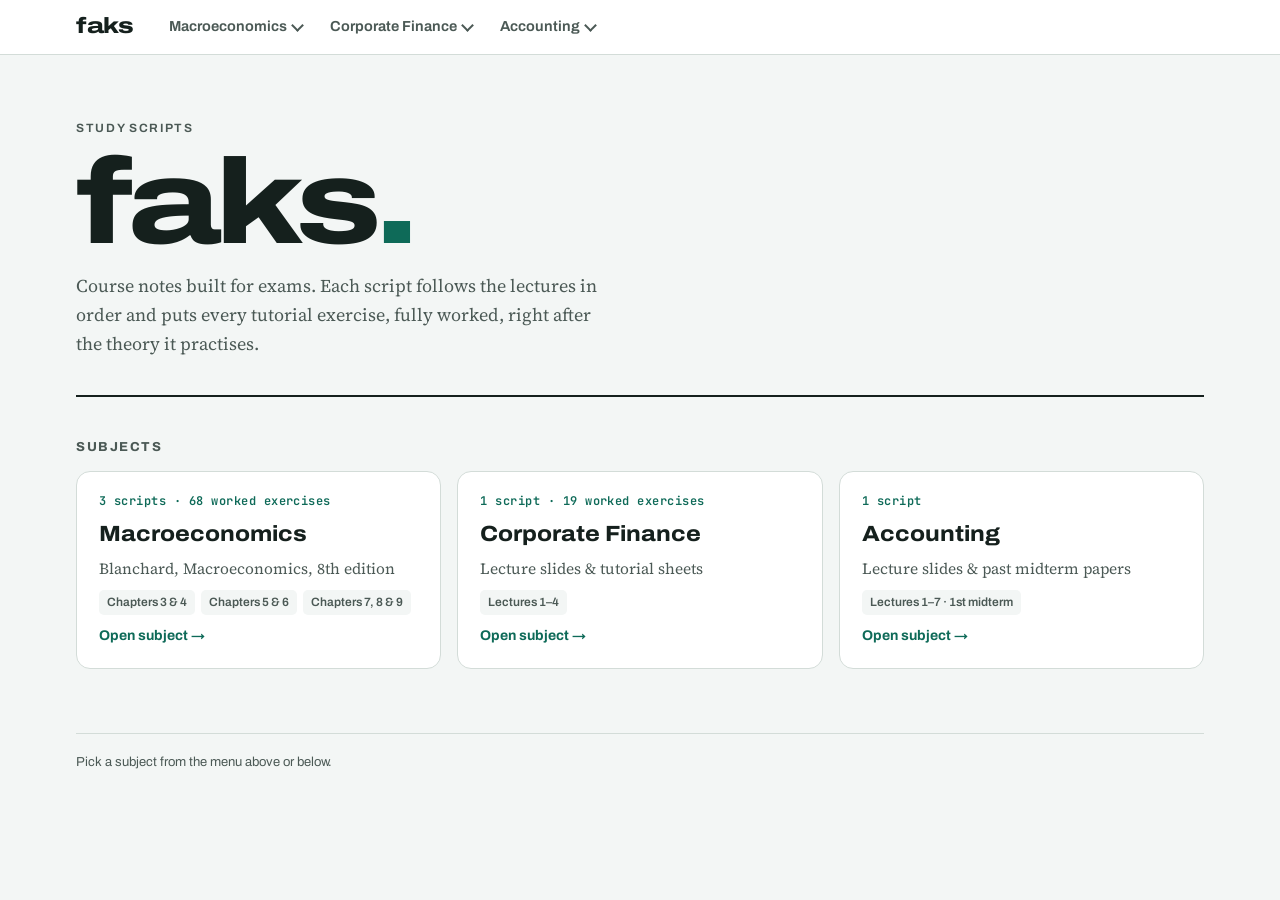
<file: index.html>
<!doctype html>
<html lang="en">
<head>
<meta charset="utf-8">
<meta name="viewport" content="width=device-width, initial-scale=1, viewport-fit=cover">
<title>faks · Study Scripts</title>
<meta name="description" content="Study scripts for university courses: theory and worked tutorial exercises.">
<link rel="preconnect" href="https://fonts.googleapis.com">
<link rel="preconnect" href="https://fonts.gstatic.com" crossorigin>
<link rel="stylesheet" href="https://fonts.googleapis.com/css2?family=Archivo:wdth,wght@62..125,400..800&family=Source+Serif+4:ital,opsz,wght@0,8..60,400..700;1,8..60,400..600&family=JetBrains+Mono:wght@400;600&display=swap">
<link rel="stylesheet" href="assets/site.css">
</head>
<body>
<div id="site-nav" data-root=""></div>
<main class="wrap">
  <header class="hub-hero">
    <div class="eyebrow">Study scripts</div>
    <h1>faks<span class="dim">.</span></h1>
    <p>Course notes built for exams. Each script follows the lectures in order and puts every tutorial exercise, fully worked, right after the theory it practises.</p>
  </header>
  <div class="list-h">Subjects</div>
  <div class="cards" id="subjects"></div>
  <footer class="site">Pick a subject from the menu above or below.</footer>
</main>
<script src="assets/catalog.js"></script>
<script src="assets/nav.js"></script>
<script>
(function () {
  var esc = function (s) { return String(s).replace(/[&<>"]/g, function (c) { return { '&': '&amp;', '<': '&lt;', '>': '&gt;', '"': '&quot;' }[c]; }); };
  var host = document.getElementById('subjects');
  host.innerHTML = window.FAKS_CATALOG.map(function (sub) {
    var n = sub.scripts.length;
    var ex = sub.scripts.reduce(function (a, s) { return a + (s.exercises || 0); }, 0);
    return '<a class="card" href="' + sub.id + '/">' +
      '<span class="k">' + n + ' script' + (n === 1 ? '' : 's') + (ex ? ' · ' + ex + ' worked exercises' : '') + '</span>' +
      '<h2>' + esc(sub.name) + '</h2>' +
      '<p>' + esc(sub.source) + '</p>' +
      '<div class="tags">' + sub.scripts.map(function (s) { return '<span>' + esc(s.chapters) + '</span>'; }).join('') + '</div>' +
      '<span class="go">Open subject →</span></a>';
  }).join('');
})();
</script>
</body>
</html>
</file>
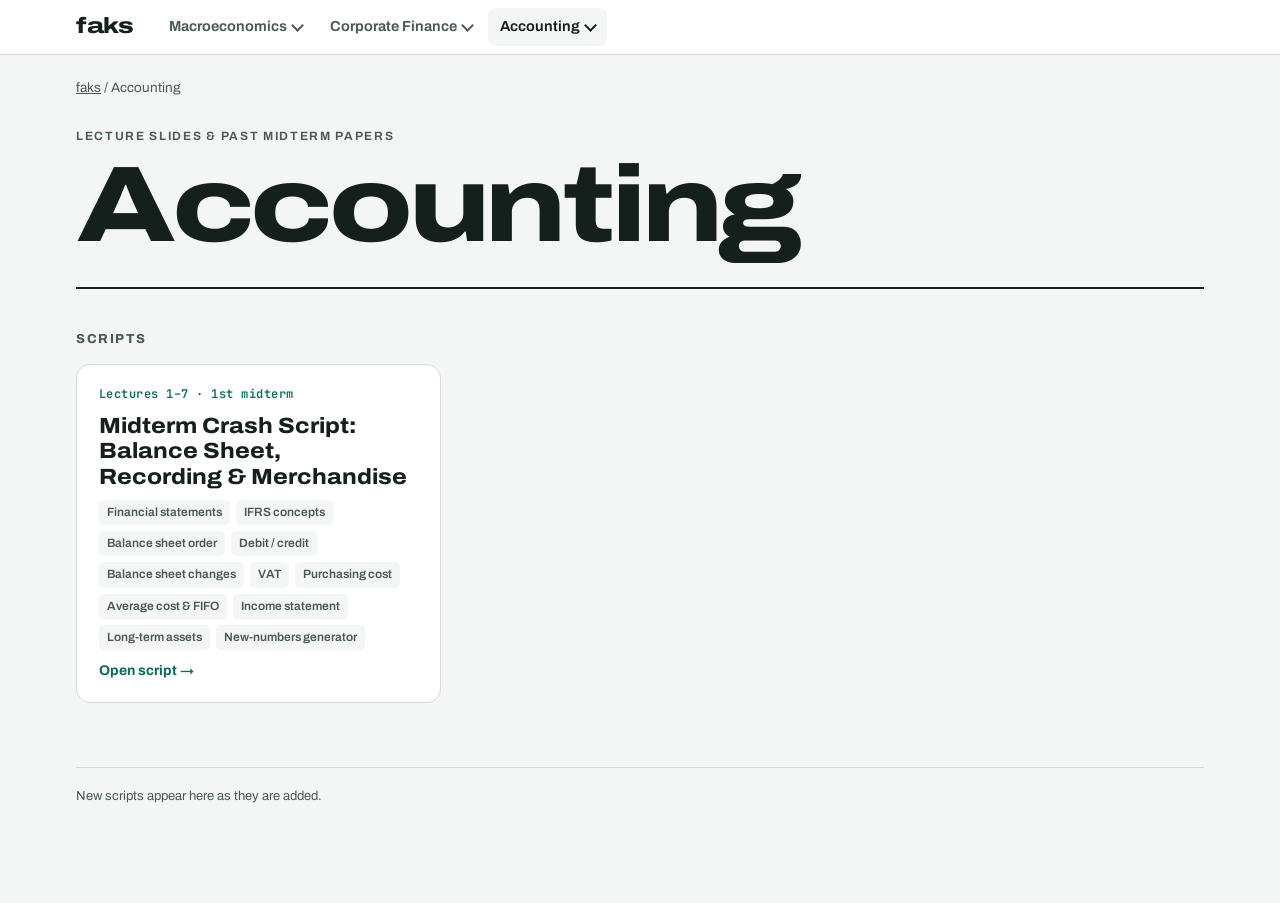
<file: accounting/index.html>
<!doctype html>
<html lang="en">
<head>
<meta charset="utf-8">
<meta name="viewport" content="width=device-width, initial-scale=1, viewport-fit=cover">
<title>Accounting · faks</title>
<meta name="description" content="Accounting study scripts: theory and worked tutorial exercises.">
<link rel="preconnect" href="https://fonts.googleapis.com">
<link rel="preconnect" href="https://fonts.gstatic.com" crossorigin>
<link rel="stylesheet" href="https://fonts.googleapis.com/css2?family=Archivo:wdth,wght@62..125,400..800&family=Source+Serif+4:ital,opsz,wght@0,8..60,400..700;1,8..60,400..600&family=JetBrains+Mono:wght@400;600&display=swap">
<link rel="stylesheet" href="../assets/site.css">
</head>
<body>
<!-- To create a new subject: copy this file to <subject-id>/index.html and change data-subject below and in #site-nav. -->
<div id="site-nav" data-root="../" data-current="accounting/"></div>
<main class="wrap" id="subject" data-subject="accounting">
  <div class="crumbs"><a href="../">faks</a> / <span id="crumb"></span></div>
  <header class="hub-hero" style="padding-top:28px">
    <div class="eyebrow" id="source"></div>
    <h1 id="name"></h1>
  </header>
  <div class="list-h">Scripts</div>
  <div class="cards" id="scripts"></div>
  <footer class="site">New scripts appear here as they are added.</footer>
</main>
<script src="../assets/catalog.js"></script>
<script src="../assets/nav.js"></script>
<script>
(function () {
  var esc = function (s) { return String(s).replace(/[&<>"]/g, function (c) { return { '&': '&amp;', '<': '&lt;', '>': '&gt;', '"': '&quot;' }[c]; }); };
  var id = document.getElementById('subject').getAttribute('data-subject');
  var sub = window.FAKS_CATALOG.filter(function (s) { return s.id === id; })[0];
  if (!sub) return;
  document.title = sub.name + ' · faks';
  document.getElementById('crumb').textContent = sub.name;
  document.getElementById('name').textContent = sub.name;
  document.getElementById('source').textContent = sub.source;
  var host = document.getElementById('scripts');
  host.innerHTML = sub.scripts.length ? sub.scripts.map(function (s) {
    return '<a class="card" href="' + s.href + '">' +
      '<span class="k">' + esc(s.chapters) + (s.exercises ? ' · ' + s.exercises + ' worked exercises' : '') + '</span>' +
      '<h3>' + esc(s.title) + '</h3>' +
      '<div class="tags">' + (s.topics || []).map(function (t) { return '<span>' + esc(t) + '</span>'; }).join('') + '</div>' +
      '<span class="go">Open script →</span></a>';
  }).join('') : '<p class="empty">No scripts yet.</p>';
})();
</script>
</body>
</html>
</file>
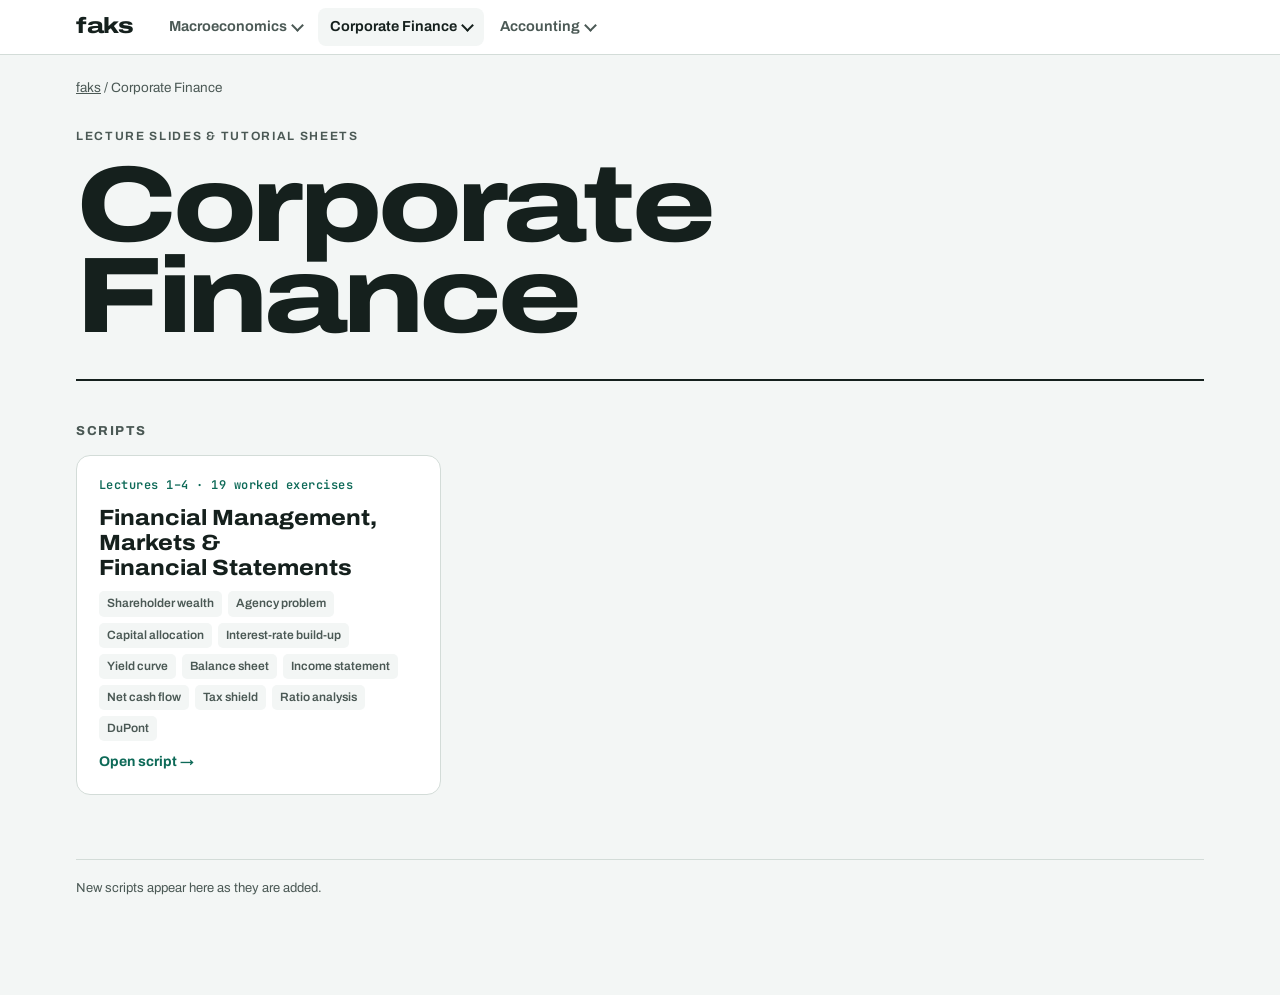
<file: corporate-finance/index.html>
<!doctype html>
<html lang="en">
<head>
<meta charset="utf-8">
<meta name="viewport" content="width=device-width, initial-scale=1, viewport-fit=cover">
<title>Corporate Finance · faks</title>
<meta name="description" content="Corporate Finance study scripts: theory and worked tutorial exercises.">
<link rel="preconnect" href="https://fonts.googleapis.com">
<link rel="preconnect" href="https://fonts.gstatic.com" crossorigin>
<link rel="stylesheet" href="https://fonts.googleapis.com/css2?family=Archivo:wdth,wght@62..125,400..800&family=Source+Serif+4:ital,opsz,wght@0,8..60,400..700;1,8..60,400..600&family=JetBrains+Mono:wght@400;600&display=swap">
<link rel="stylesheet" href="../assets/site.css">
</head>
<body>
<!-- To create a new subject: copy this file to <subject-id>/index.html and change data-subject below and in #site-nav. -->
<div id="site-nav" data-root="../" data-current="corporate-finance/"></div>
<main class="wrap" id="subject" data-subject="corporate-finance">
  <div class="crumbs"><a href="../">faks</a> / <span id="crumb"></span></div>
  <header class="hub-hero" style="padding-top:28px">
    <div class="eyebrow" id="source"></div>
    <h1 id="name"></h1>
  </header>
  <div class="list-h">Scripts</div>
  <div class="cards" id="scripts"></div>
  <footer class="site">New scripts appear here as they are added.</footer>
</main>
<script src="../assets/catalog.js"></script>
<script src="../assets/nav.js"></script>
<script>
(function () {
  var esc = function (s) { return String(s).replace(/[&<>"]/g, function (c) { return { '&': '&amp;', '<': '&lt;', '>': '&gt;', '"': '&quot;' }[c]; }); };
  var id = document.getElementById('subject').getAttribute('data-subject');
  var sub = window.FAKS_CATALOG.filter(function (s) { return s.id === id; })[0];
  if (!sub) return;
  document.title = sub.name + ' · faks';
  document.getElementById('crumb').textContent = sub.name;
  document.getElementById('name').textContent = sub.name;
  document.getElementById('source').textContent = sub.source;
  var host = document.getElementById('scripts');
  host.innerHTML = sub.scripts.length ? sub.scripts.map(function (s) {
    return '<a class="card" href="' + s.href + '">' +
      '<span class="k">' + esc(s.chapters) + (s.exercises ? ' · ' + s.exercises + ' worked exercises' : '') + '</span>' +
      '<h3>' + esc(s.title) + '</h3>' +
      '<div class="tags">' + (s.topics || []).map(function (t) { return '<span>' + esc(t) + '</span>'; }).join('') + '</div>' +
      '<span class="go">Open script →</span></a>';
  }).join('') : '<p class="empty">No scripts yet.</p>';
})();
</script>
</body>
</html>
</file>
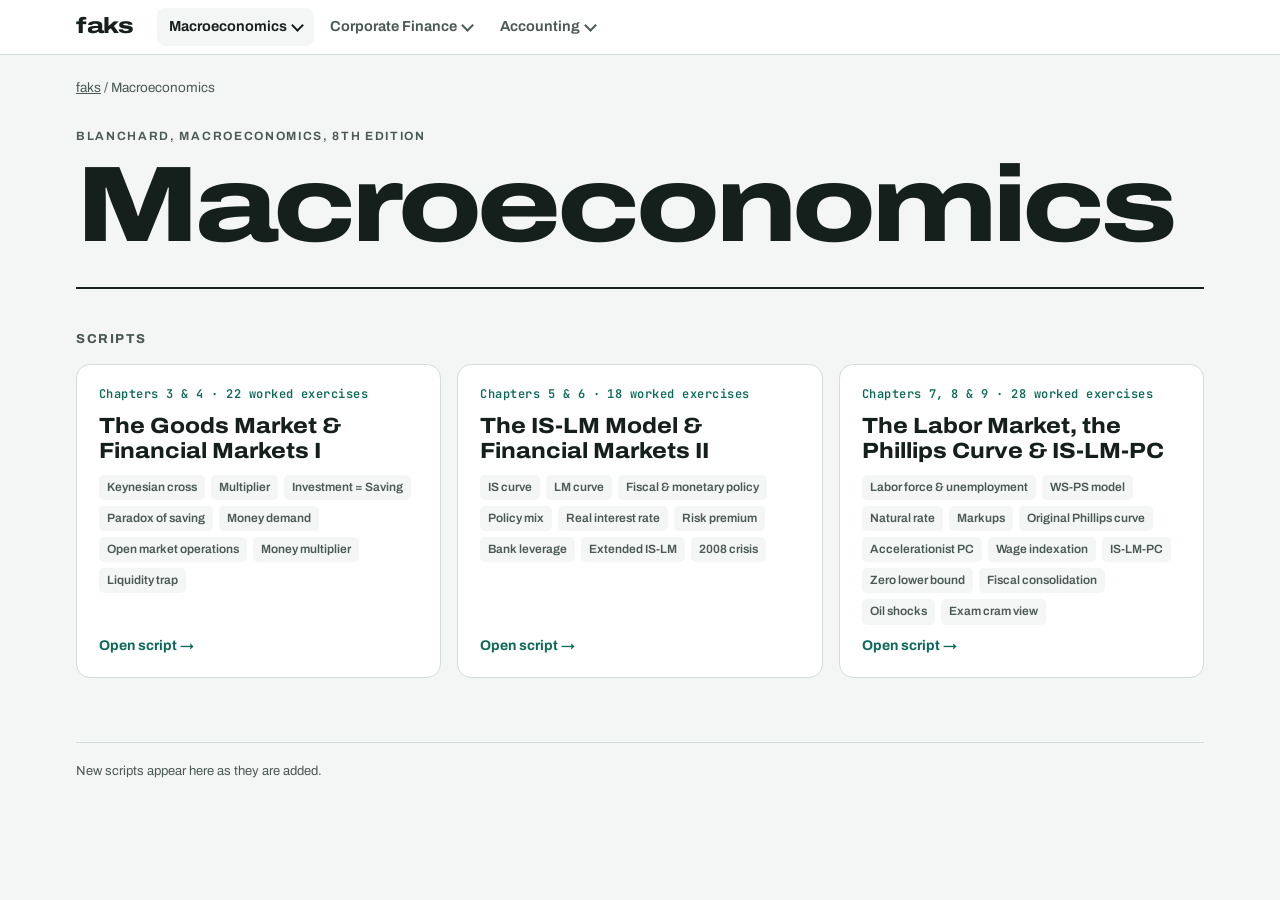
<file: macroeconomics/index.html>
<!doctype html>
<html lang="en">
<head>
<meta charset="utf-8">
<meta name="viewport" content="width=device-width, initial-scale=1, viewport-fit=cover">
<title>Macroeconomics · faks</title>
<meta name="description" content="Macroeconomics study scripts: theory and worked tutorial exercises.">
<link rel="preconnect" href="https://fonts.googleapis.com">
<link rel="preconnect" href="https://fonts.gstatic.com" crossorigin>
<link rel="stylesheet" href="https://fonts.googleapis.com/css2?family=Archivo:wdth,wght@62..125,400..800&family=Source+Serif+4:ital,opsz,wght@0,8..60,400..700;1,8..60,400..600&family=JetBrains+Mono:wght@400;600&display=swap">
<link rel="stylesheet" href="../assets/site.css">
</head>
<body>
<!-- To create a new subject: copy this file to <subject-id>/index.html and change data-subject below and in #site-nav. -->
<div id="site-nav" data-root="../" data-current="macroeconomics/"></div>
<main class="wrap" id="subject" data-subject="macroeconomics">
  <div class="crumbs"><a href="../">faks</a> / <span id="crumb"></span></div>
  <header class="hub-hero" style="padding-top:28px">
    <div class="eyebrow" id="source"></div>
    <h1 id="name"></h1>
  </header>
  <div class="list-h">Scripts</div>
  <div class="cards" id="scripts"></div>
  <footer class="site">New scripts appear here as they are added.</footer>
</main>
<script src="../assets/catalog.js"></script>
<script src="../assets/nav.js"></script>
<script>
(function () {
  var esc = function (s) { return String(s).replace(/[&<>"]/g, function (c) { return { '&': '&amp;', '<': '&lt;', '>': '&gt;', '"': '&quot;' }[c]; }); };
  var id = document.getElementById('subject').getAttribute('data-subject');
  var sub = window.FAKS_CATALOG.filter(function (s) { return s.id === id; })[0];
  if (!sub) return;
  document.title = sub.name + ' · faks';
  document.getElementById('crumb').textContent = sub.name;
  document.getElementById('name').textContent = sub.name;
  document.getElementById('source').textContent = sub.source;
  var host = document.getElementById('scripts');
  host.innerHTML = sub.scripts.length ? sub.scripts.map(function (s) {
    return '<a class="card" href="' + s.href + '">' +
      '<span class="k">' + esc(s.chapters) + (s.exercises ? ' · ' + s.exercises + ' worked exercises' : '') + '</span>' +
      '<h3>' + esc(s.title) + '</h3>' +
      '<div class="tags">' + (s.topics || []).map(function (t) { return '<span>' + esc(t) + '</span>'; }).join('') + '</div>' +
      '<span class="go">Open script →</span></a>';
  }).join('') : '<p class="empty">No scripts yet.</p>';
})();
</script>
</body>
</html>
</file>
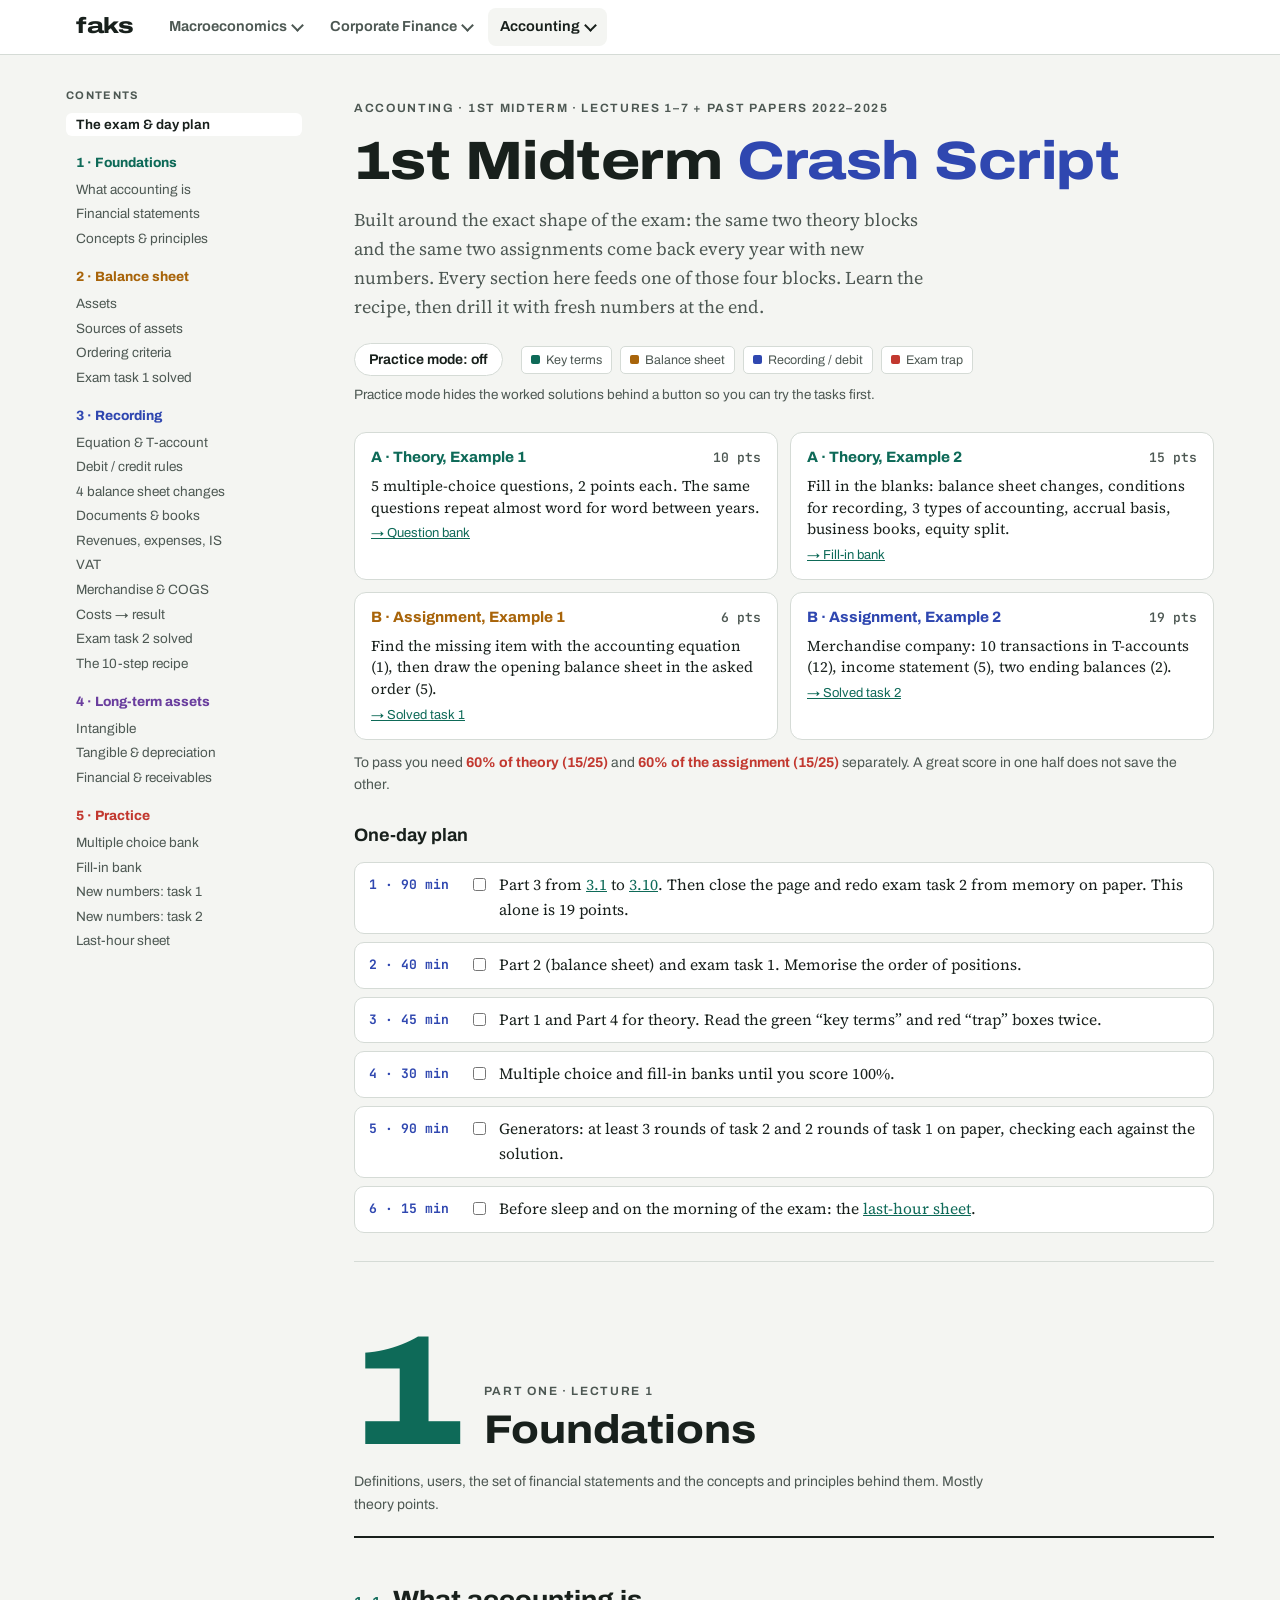
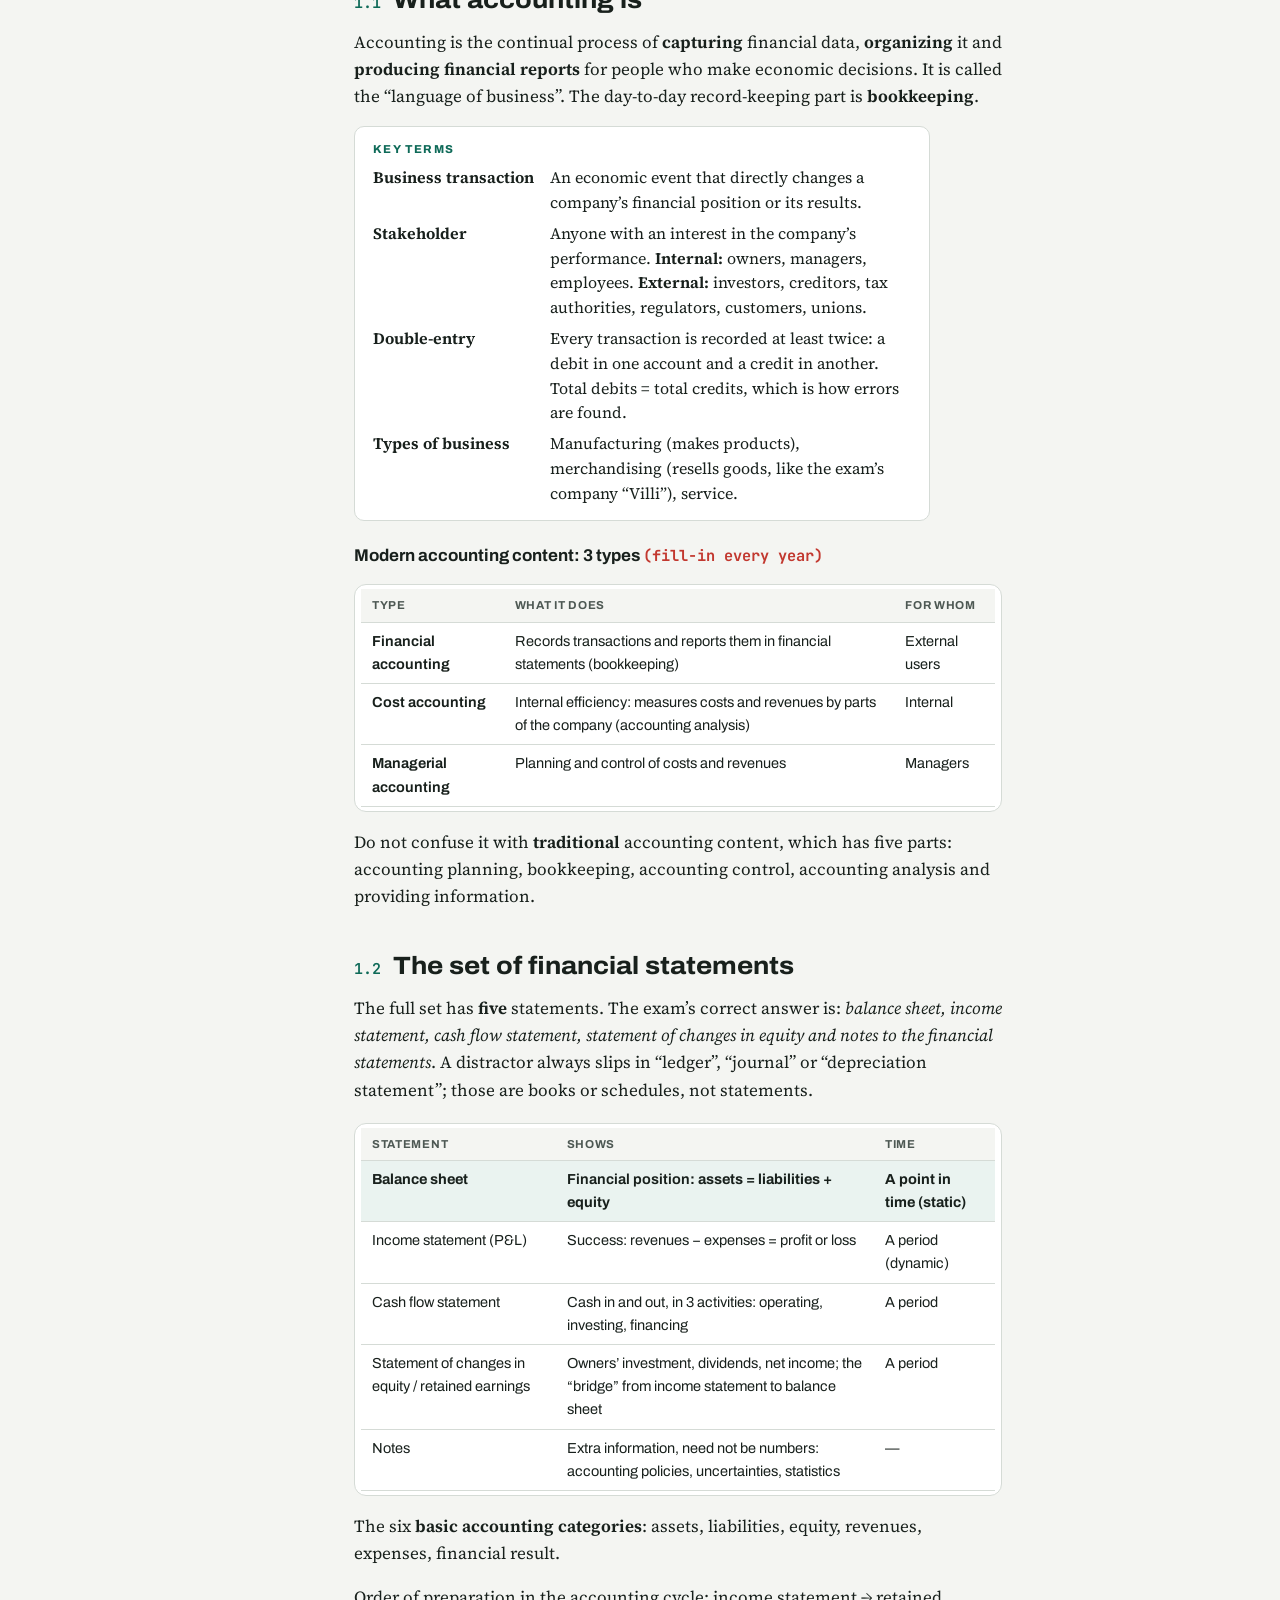
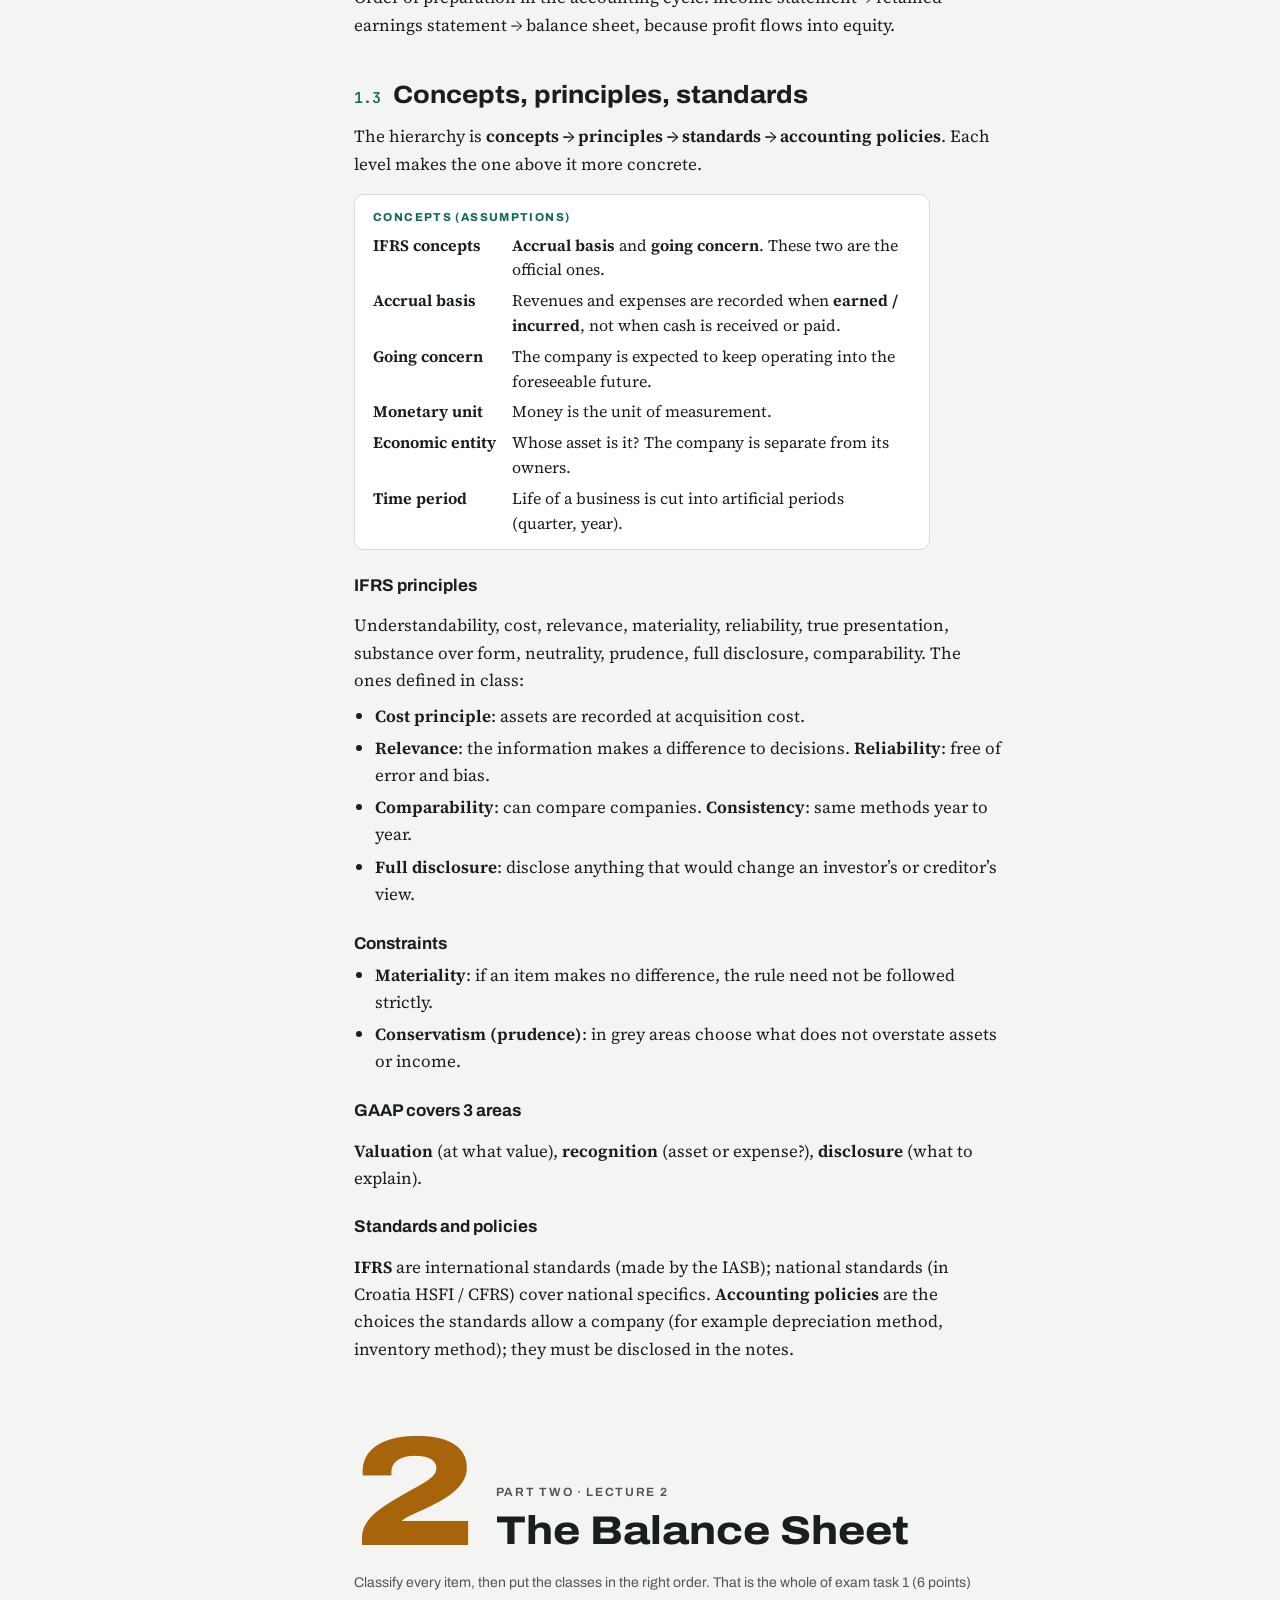
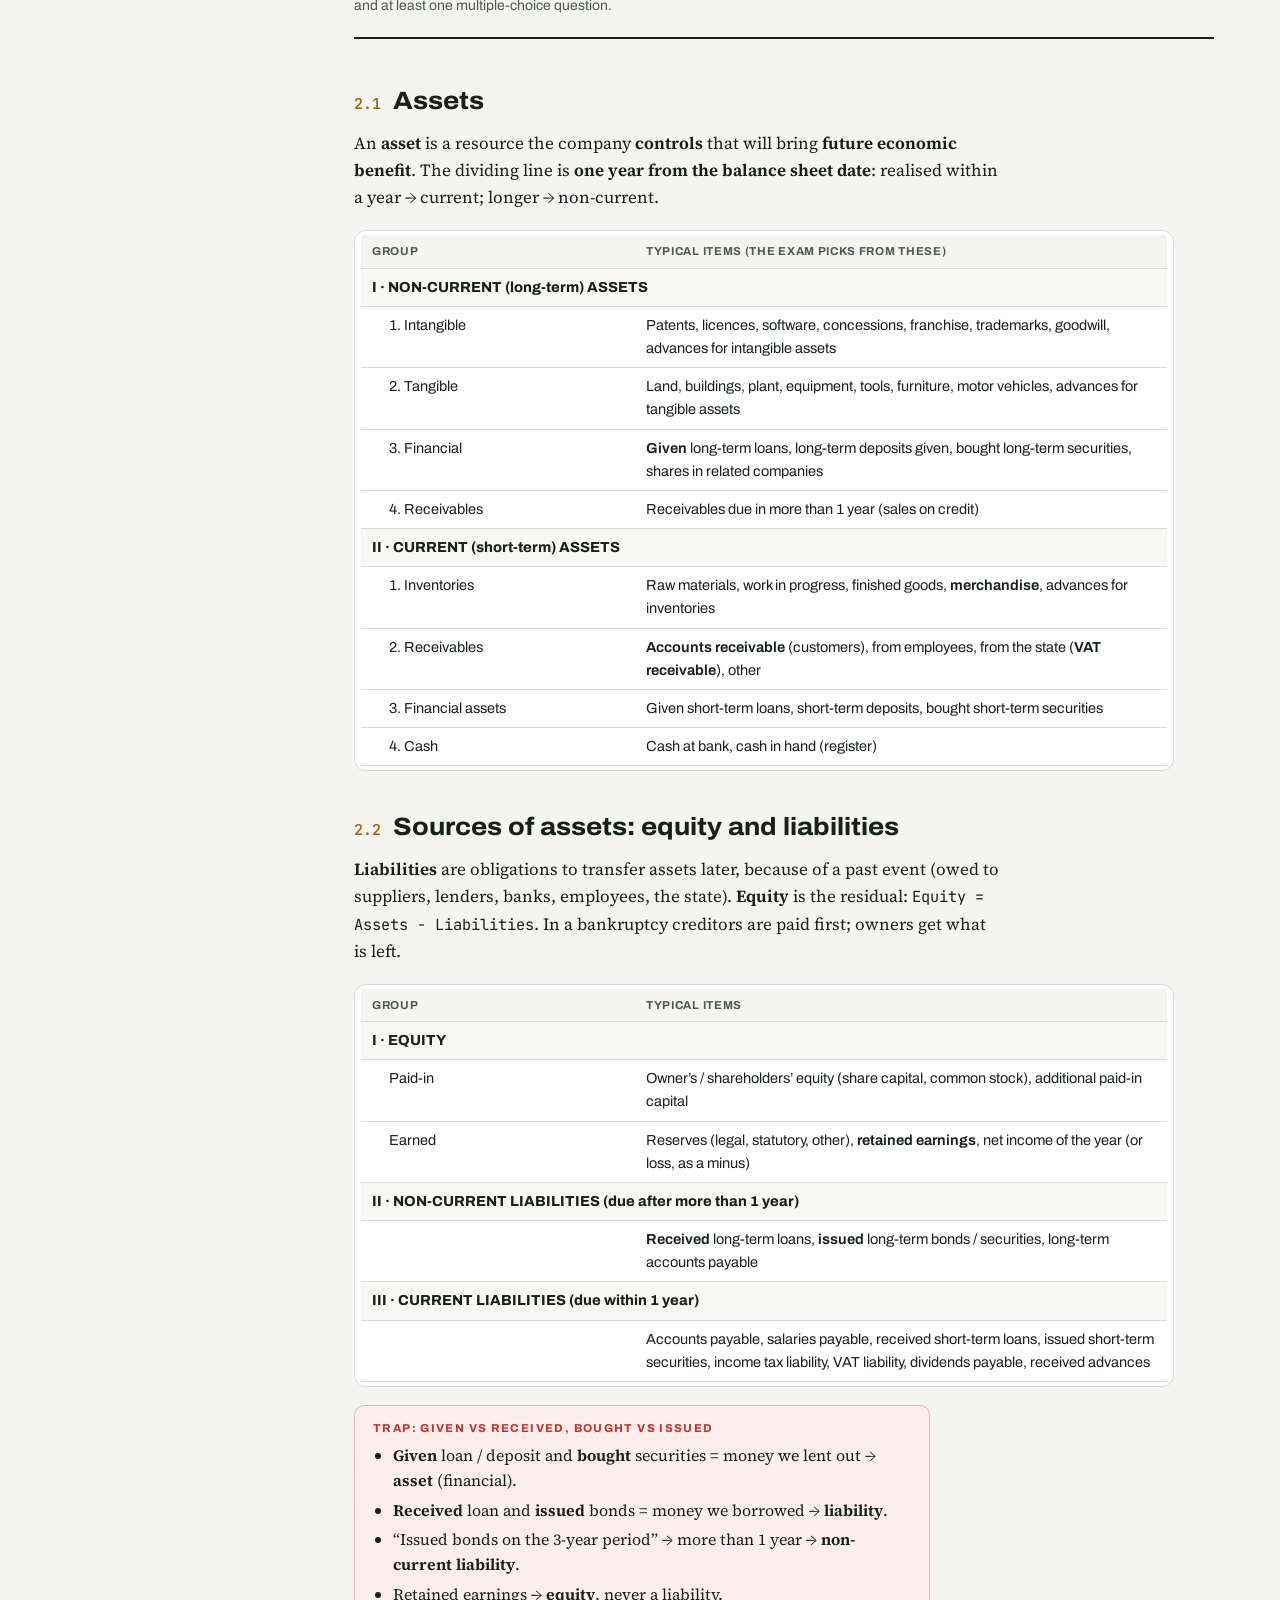
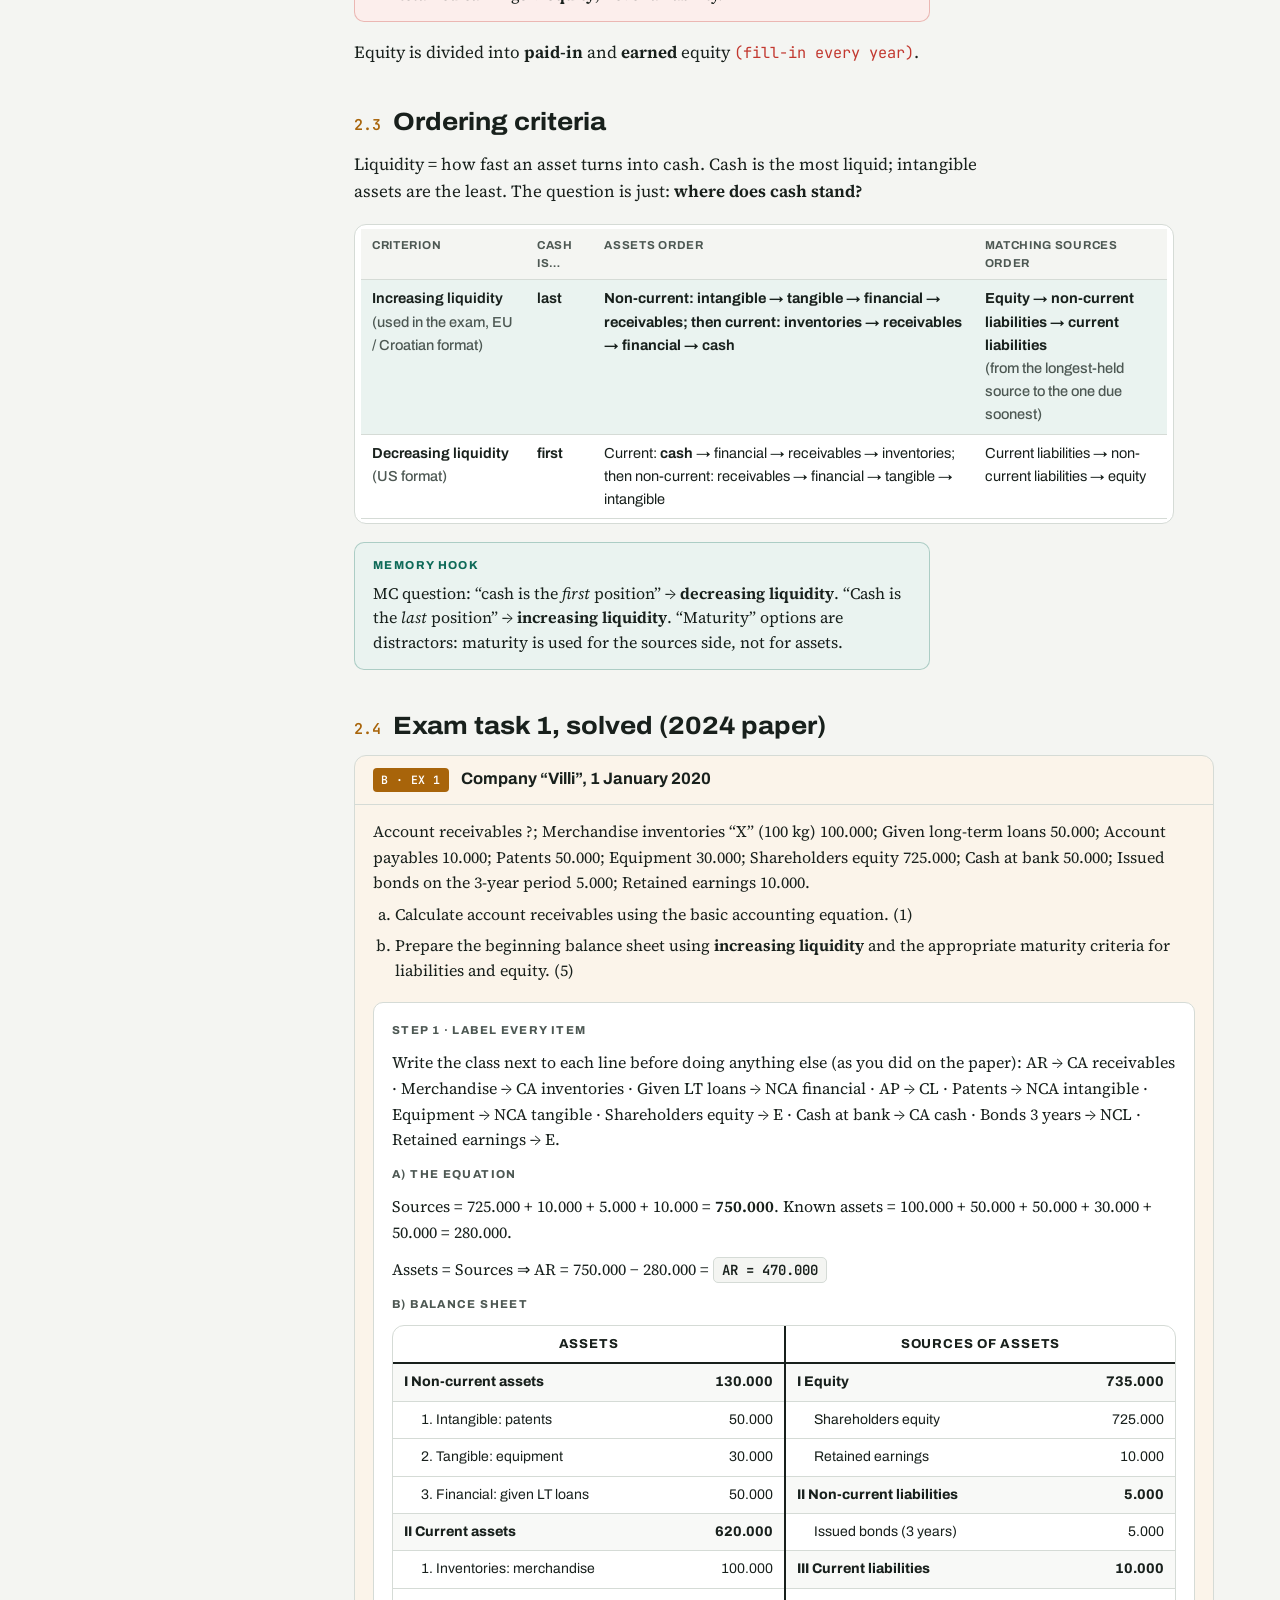
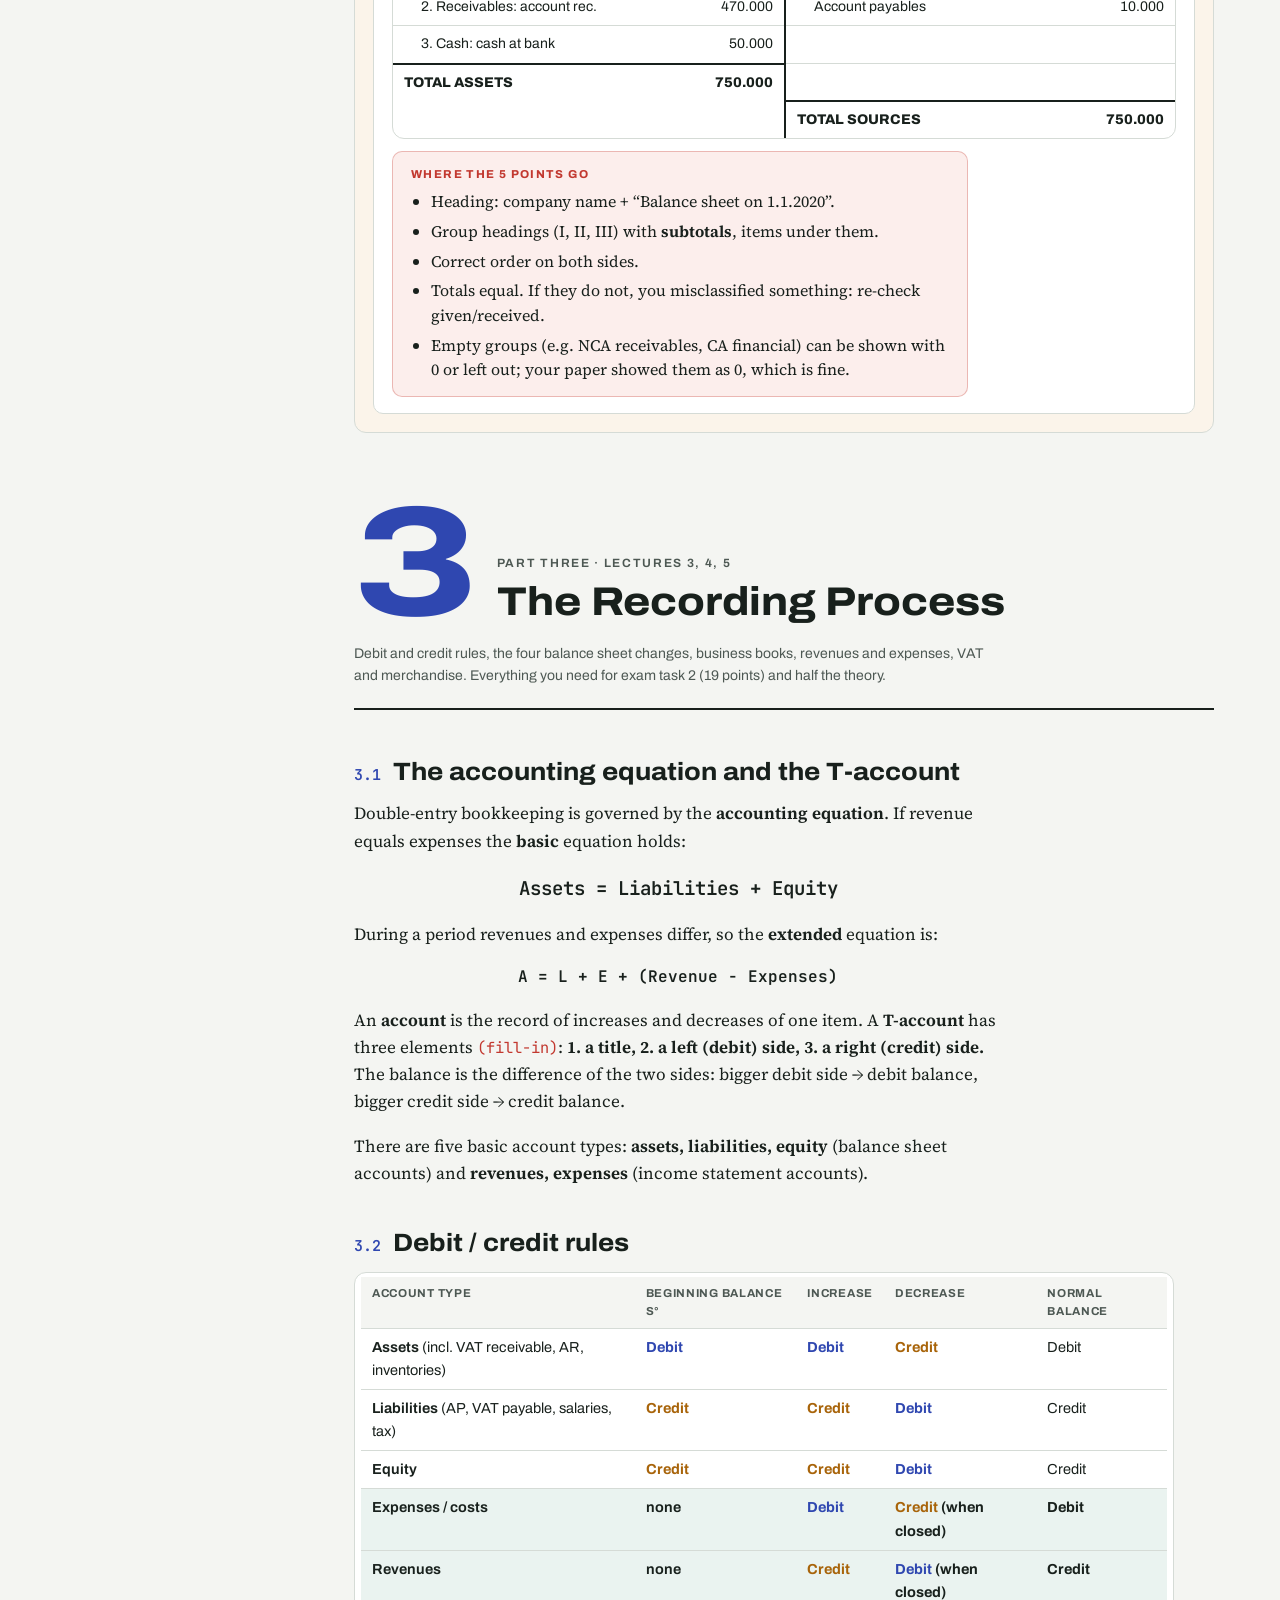
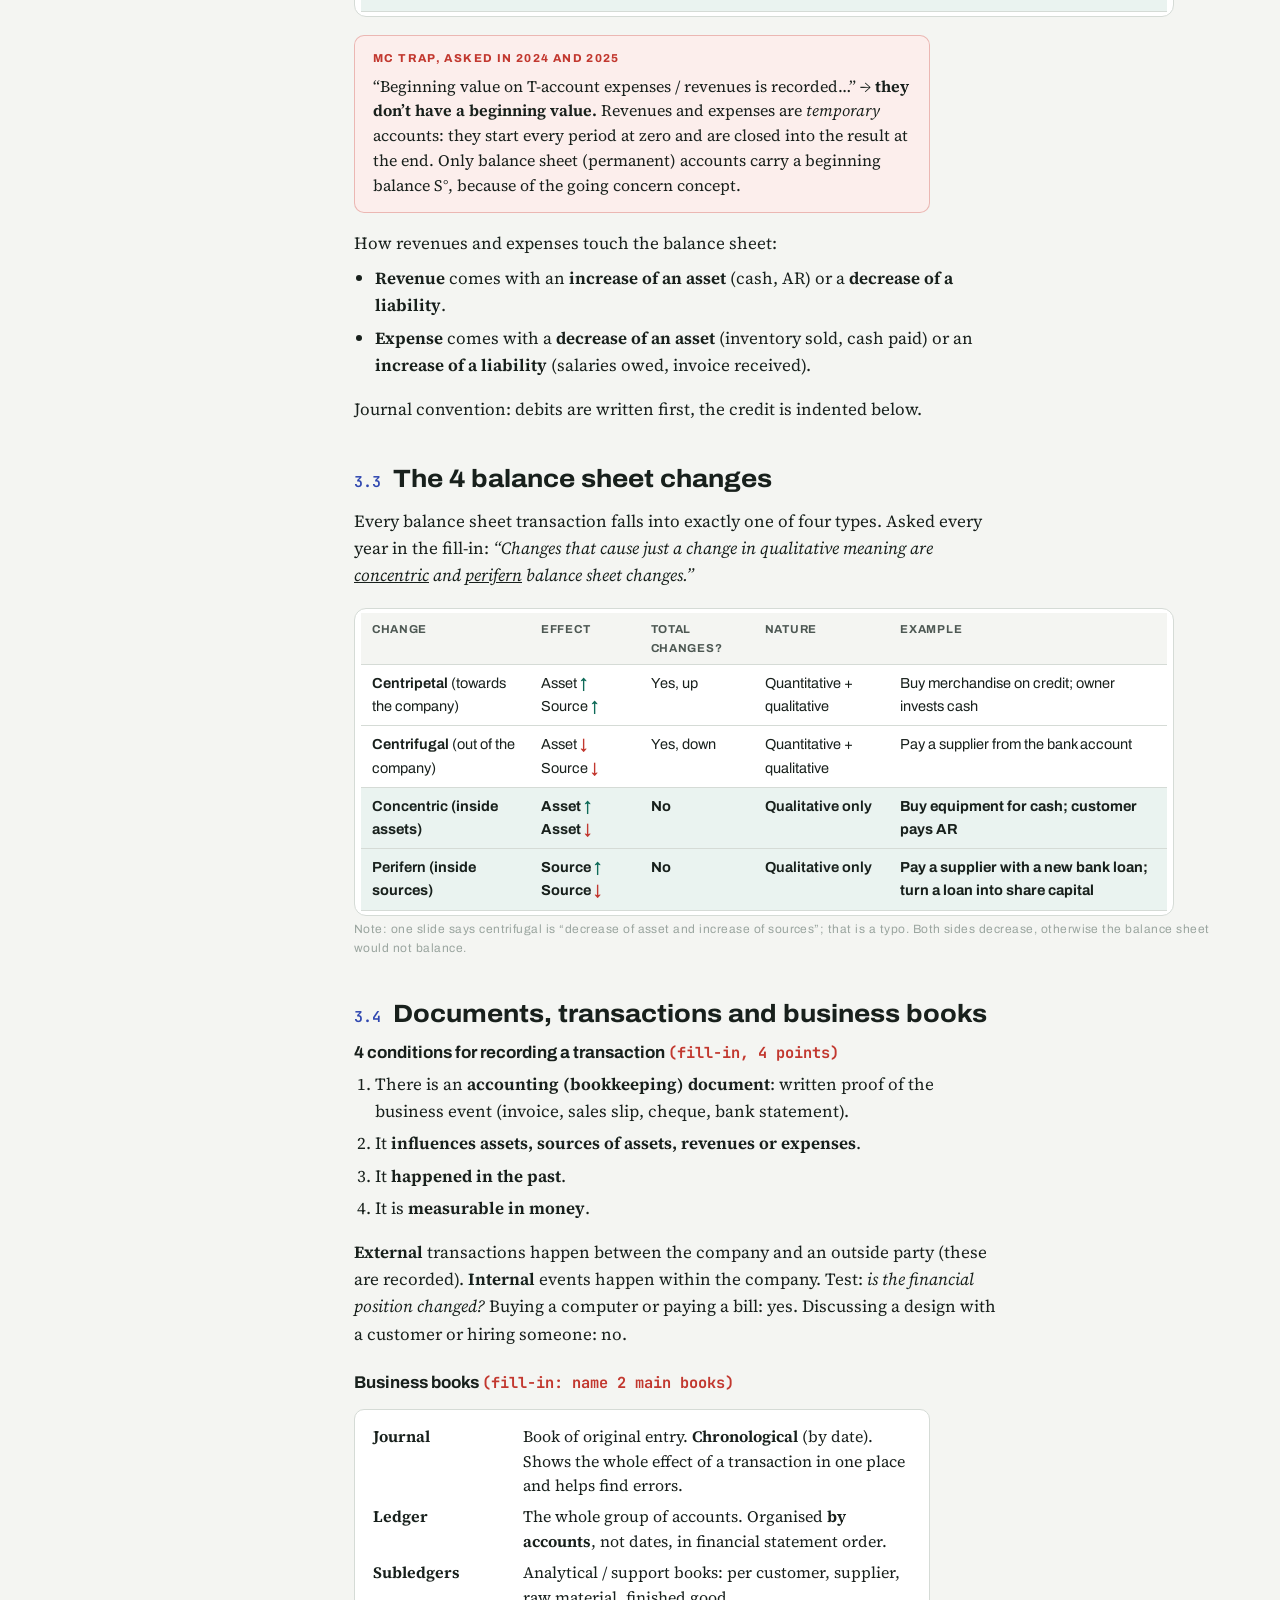
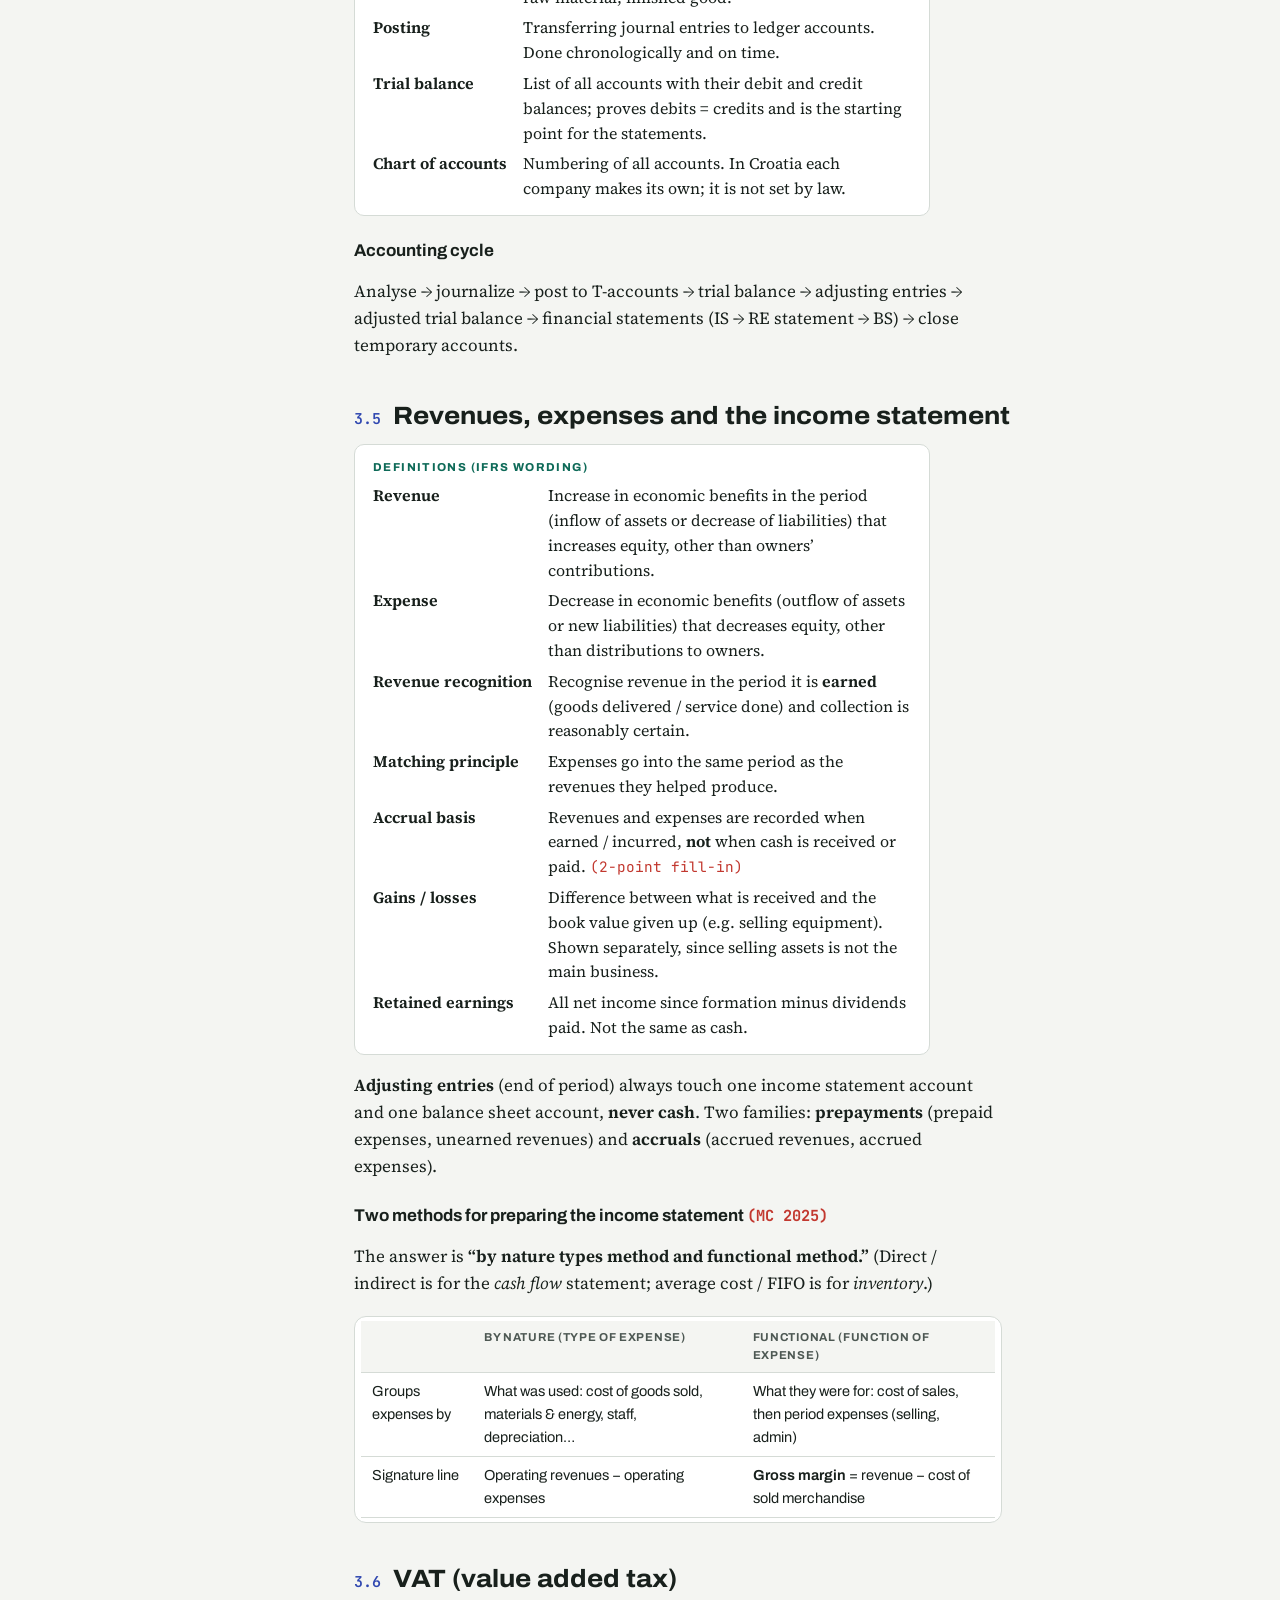
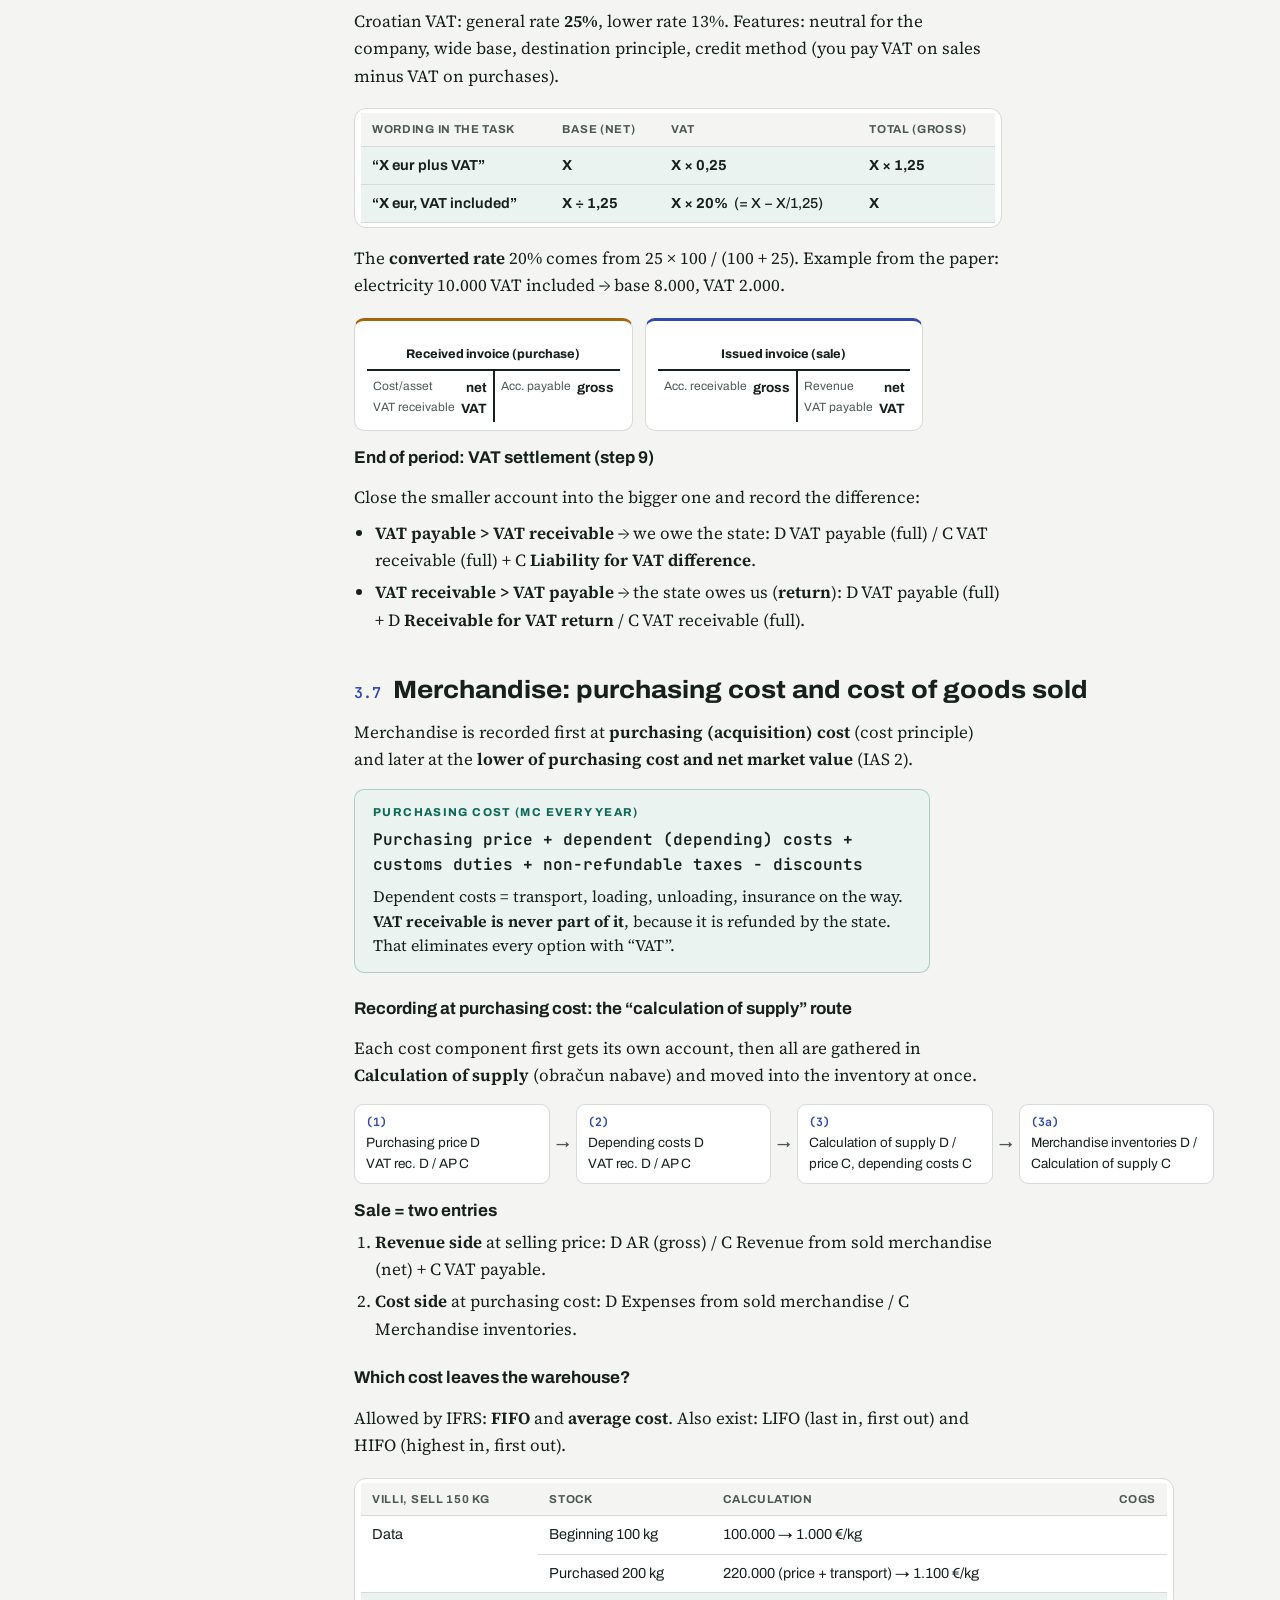
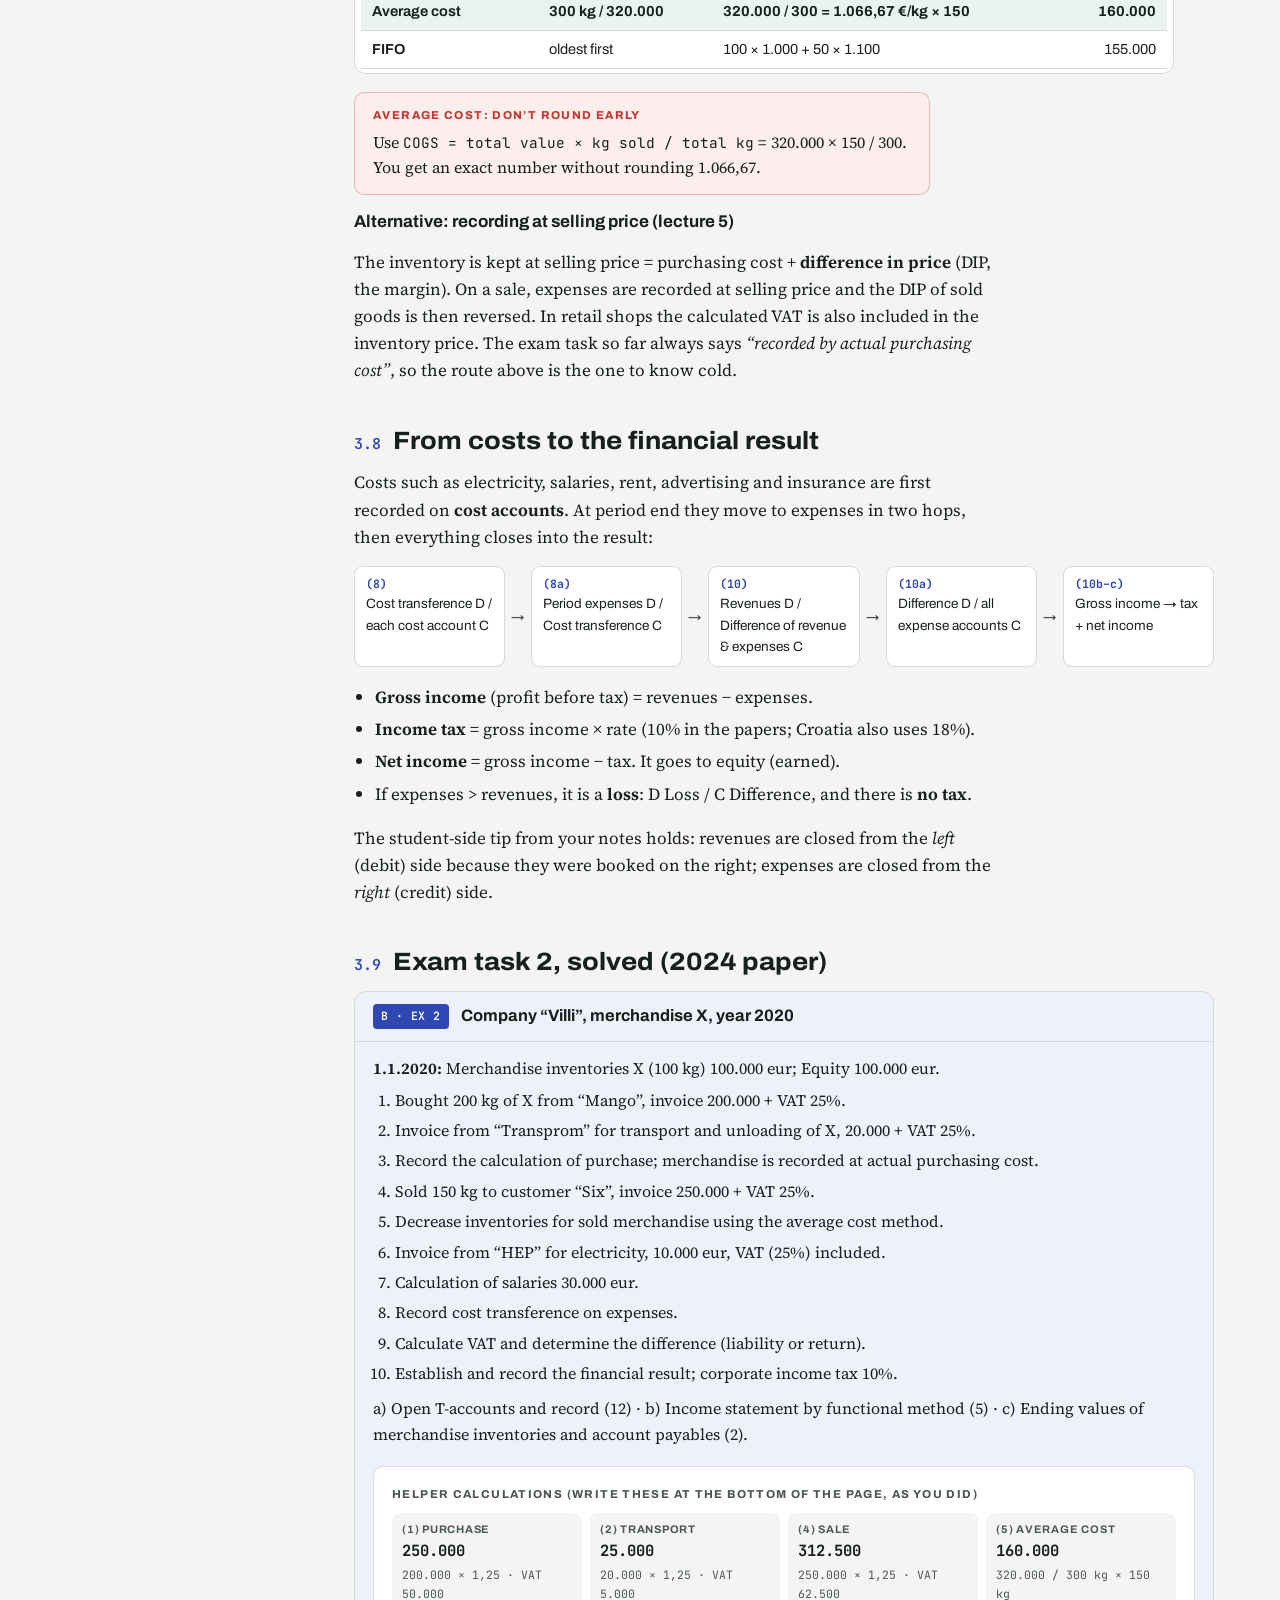
<file: accounting/l01-07.html>
<!doctype html>
<html lang="en">
<head>
<meta charset="utf-8">
<meta name="viewport" content="width=device-width,initial-scale=1,viewport-fit=cover">
<title>Accounting · 1st Midterm Crash Script</title>
<meta name="description" content="Accounting 1st midterm: theory from lectures 1–7, the exam tasks solved step by step, a question bank and a new-numbers practice generator.">
<link rel="preconnect" href="https://fonts.googleapis.com">
<link rel="preconnect" href="https://fonts.gstatic.com" crossorigin>
<link rel="stylesheet" href="https://fonts.googleapis.com/css2?family=Archivo:wdth,wght@62..125,400..800&family=Source+Serif+4:ital,opsz,wght@0,8..60,400..700;1,8..60,400..600&family=JetBrains+Mono:wght@400;600&display=swap">
<link rel="stylesheet" href="../assets/site.css">
<style>
:root{
  --bg:#F4F5F2; --surface:#FFFFFF; --fg:#18201C; --fg-2:#4D5853; --mute:#9AA59F; --line:#D5DBD6;
  --acc:#0E6A58;          /* structure, key terms */
  --bs:#A8640A;           /* balance sheet */
  --bs-tint:#FBF4EA;
  --rec:#2F47B0;          /* recording / merchandise */
  --rec-tint:#EEF1FB;
  --lta:#6A3E9E;          /* long-term assets */
  --lta-tint:#F4EFFA;
  --red:#C2382F;          /* traps */
  --trap-tint:#FCEEEC;
  --focus-tint:#EAF3F0;
  --f-display:'Archivo','Arial Narrow',system-ui,sans-serif;
  --f-body:'Source Serif 4',Georgia,'Times New Roman',serif;
  --f-mono:'JetBrains Mono',ui-monospace,Consolas,monospace;
}
@media (prefers-color-scheme: dark){:root{
  --bg:#0F1412; --surface:#161D1A; --fg:#E2EAE6; --fg-2:#A4B1AB; --mute:#5E6D67; --line:#2A3530;
  --acc:#4FC3A6; --bs:#E7A43C; --bs-tint:#221B11; --rec:#8C9DFF; --rec-tint:#161B2E;
  --lta:#B994F0; --lta-tint:#1E1729; --red:#F27468; --trap-tint:#2A1716; --focus-tint:#13221D; color-scheme:dark}}

*{box-sizing:border-box}
html{scroll-padding-top:16px}
body{margin:0;background:var(--bg);color:var(--fg);font-family:var(--f-body);font-size:17px;line-height:1.6;-webkit-font-smoothing:antialiased}
a{color:var(--acc)}
:focus-visible{outline:2px solid var(--acc);outline-offset:2px;border-radius:2px}
h1,h2,h3,h4,h5{font-family:var(--f-display);text-wrap:balance;line-height:1.15;margin:0}
p{margin:0}
strong{font-weight:650}
.mono{font-family:var(--f-mono);font-size:.9em;font-variant-numeric:tabular-nums}

.shell{display:grid;grid-template-columns:236px minmax(0,1fr);gap:52px;max-width:1180px;margin:0 auto;
  padding-left:max(16px,env(safe-area-inset-left,0px));padding-right:max(16px,env(safe-area-inset-right,0px));padding-bottom:96px}
@media (max-width:980px){.shell{grid-template-columns:minmax(0,1fr);gap:0}}

/* contents rail */
.rail{position:sticky;top:0;align-self:start;max-height:100vh;overflow:auto;padding-block:32px 24px;font-family:var(--f-display);font-size:13.5px}
.rail .rl{font-size:11px;letter-spacing:.12em;text-transform:uppercase;color:var(--fg-2);font-weight:700;margin-bottom:8px}
.rail ol{list-style:none;margin:0;padding:0;display:grid;gap:1px}
.rail a{display:block;text-decoration:none;color:var(--fg-2);padding:3px 10px;border-radius:6px;line-height:1.3}
.rail a:hover{color:var(--fg);background:var(--surface)}
.rail a.on{color:var(--fg);background:var(--surface);font-weight:650}
.rail .grp{margin-top:12px;font-weight:750;color:var(--fg);padding:3px 10px}
.rail .g1{color:var(--acc)} .rail .g2{color:var(--bs)} .rail .g3{color:var(--rec)} .rail .g4{color:var(--lta)} .rail .g5{color:var(--red)}
@media (max-width:980px){.rail{display:none}}
.mtoc{display:none}
@media (max-width:980px){.mtoc{display:block;margin-top:20px;border:1px solid var(--line);border-radius:10px;background:var(--surface);font-family:var(--f-display);font-size:14px}
  .mtoc summary{padding:12px 14px;cursor:pointer;font-weight:650}
  .mtoc ol{margin:0;padding:0 14px 14px 32px;display:grid;gap:4px}
  .mtoc a{color:var(--fg-2);text-decoration:none}}

main{min-width:0}
.prose{max-width:72ch}
.prose > * + *{margin-top:1em}

/* hero */
.hero{padding-block:44px 28px;border-bottom:1px solid var(--line)}
.eyebrow{font-family:var(--f-display);font-size:12px;letter-spacing:.14em;text-transform:uppercase;color:var(--fg-2);font-weight:650}
.hero h1{font-size:clamp(34px,5.4vw,54px);font-stretch:118%;font-weight:780;letter-spacing:-.01em;margin-top:12px}
.hero h1 span{color:var(--rec)}
.hero .lede{margin-top:14px;max-width:64ch;color:var(--fg-2);font-size:18px}
.toolbar{display:flex;flex-wrap:wrap;gap:10px 18px;align-items:center;margin-top:22px}
.btn{font-family:var(--f-display);font-size:14px;font-weight:650;border:1px solid var(--line);background:var(--surface);color:var(--fg);padding:8px 14px;border-radius:999px;cursor:pointer}
.btn:hover{border-color:var(--fg-2)}
.btn[aria-pressed="true"]{background:var(--fg);color:var(--bg);border-color:var(--fg)}
.btn.solid{background:var(--rec);color:#fff;border-color:var(--rec)}
.legend{display:flex;flex-wrap:wrap;gap:8px;font-family:var(--f-display);font-size:12.5px;color:var(--fg-2)}
.chip{display:inline-flex;align-items:center;gap:6px;padding:3px 9px;border-radius:5px;border:1px solid var(--line);background:var(--surface)}
.chip i{width:9px;height:9px;border-radius:2px;display:inline-block}

/* exam map */
.exam{display:grid;grid-template-columns:repeat(2,minmax(0,1fr));gap:12px;margin-top:26px;max-width:860px}
@media (max-width:640px){.exam{grid-template-columns:minmax(0,1fr)}}
.exam > div{background:var(--surface);border:1px solid var(--line);border-radius:12px;padding:14px 16px;font-size:15px;line-height:1.45}
.exam .hd{display:flex;justify-content:space-between;gap:8px;align-items:baseline;font-family:var(--f-display);font-weight:750;margin-bottom:6px}
.exam .pts{font-family:var(--f-mono);font-size:13px;font-weight:600;color:var(--fg-2)}
.exam .t1 .hd span:first-child{color:var(--acc)} .exam .t2 .hd span:first-child{color:var(--acc)}
.exam .a1 .hd span:first-child{color:var(--bs)} .exam .a2 .hd span:first-child{color:var(--rec)}
.exam .go{font-family:var(--f-display);font-size:13px;margin-top:6px;display:inline-block}
.pass{margin-top:12px;max-width:860px;font-family:var(--f-display);font-size:14px;color:var(--fg-2)}
.pass b{color:var(--red)}

/* part openers */
.opener{display:grid;grid-template-columns:auto minmax(0,1fr);gap:6px 26px;align-items:end;padding-block:70px 20px;border-bottom:2px solid var(--fg);margin-bottom:6px}
.opener .numeral{font-family:var(--f-display);font-weight:800;font-stretch:125%;font-size:clamp(88px,15vw,156px);line-height:.78;letter-spacing:-.04em}
.o1 .numeral{color:var(--acc)} .o2 .numeral{color:var(--bs)} .o3 .numeral{color:var(--rec)} .o4 .numeral{color:var(--lta)} .o5 .numeral{color:var(--red)}
.opener .ot{font-size:12px;letter-spacing:.14em;text-transform:uppercase;color:var(--fg-2);font-family:var(--f-display);font-weight:650}
.opener h2{font-size:clamp(28px,4vw,40px);font-stretch:112%;font-weight:760;margin-top:6px}
.opener .outline{grid-column:1/-1;font-family:var(--f-display);font-size:14px;color:var(--fg-2);margin-top:12px;max-width:80ch}

section.sec{padding-top:42px}
.sec > h3{font-size:25px;font-stretch:108%;font-weight:740;display:flex;gap:12px;align-items:baseline}
.sec > h3 .sn{font-family:var(--f-mono);font-size:15px;font-weight:600;color:var(--fg-2)}
.p1 .sn{color:var(--acc)!important} .p2 .sn{color:var(--bs)!important} .p3 .sn{color:var(--rec)!important} .p4 .sn{color:var(--lta)!important} .p5 .sn{color:var(--red)!important}
.sec > h3 + *{margin-top:14px}
.sec h5{font-family:var(--f-display);font-size:17px;font-weight:700;margin-top:1.5em}
.sec ul,.sec ol{padding-left:1.25em;margin-block:.5em 0}
.sec li + li{margin-top:.3em}
.src{font-family:var(--f-display);font-size:12px;color:var(--mute);letter-spacing:.04em;margin-top:4px}

/* blocks */
.def,.trap,.focus{border-radius:10px;padding:14px 18px;font-size:16px;line-height:1.55;max-width:72ch}
.def{background:var(--surface);border:1px solid var(--line)}
.trap{background:var(--trap-tint);border:1px solid color-mix(in srgb,var(--red) 30%,transparent)}
.focus{background:var(--focus-tint);border:1px solid color-mix(in srgb,var(--acc) 28%,transparent)}
.bl{display:block;font-family:var(--f-display);font-size:11.5px;letter-spacing:.12em;text-transform:uppercase;font-weight:750;margin-bottom:6px}
.def .bl,.focus .bl{color:var(--acc)} .trap .bl{color:var(--red)}
.def dl{margin:0;display:grid;grid-template-columns:max-content minmax(0,1fr);gap:6px 16px}
.def dt{font-weight:650}
.def dd{margin:0}
@media (max-width:560px){.def dl{grid-template-columns:minmax(0,1fr)} .def dd{margin-bottom:6px}}
.trap ul,.focus ul,.def ul{margin-top:.3em}

/* tables */
.tw{overflow-x:auto;margin-top:1.1em;max-width:100%}
table{border-collapse:collapse;font-family:var(--f-display);font-size:14.5px;font-variant-numeric:tabular-nums;width:100%}
th,td{padding:7px 11px;border-bottom:1px solid var(--line);text-align:left;vertical-align:top}
th{font-size:11.5px;letter-spacing:.06em;text-transform:uppercase;color:var(--fg-2);font-weight:700;background:var(--bg)}
td.r,th.r{text-align:right;white-space:nowrap}
tr.h td{font-weight:750;background:color-mix(in srgb,var(--bg) 60%,var(--surface))}
tr.sub td:first-child{padding-left:28px}
tr.sub2 td:first-child{padding-left:44px;color:var(--fg-2)}
tr.tot td{font-weight:800;border-top:2px solid var(--fg);border-bottom:none}
tr.key td{background:var(--focus-tint);font-weight:700}
.tbl-card{background:var(--surface);border:1px solid var(--line);border-radius:12px;padding:4px 6px;max-width:820px}
.dr{color:var(--rec);font-weight:700} .cr{color:var(--bs);font-weight:700}
.up{color:var(--acc);font-weight:700} .down{color:var(--red);font-weight:700}

/* balance sheet two-column */
.bsheet{display:grid;grid-template-columns:repeat(2,minmax(0,1fr));gap:0;border:1px solid var(--line);border-radius:12px;overflow:hidden;background:var(--surface);max-width:860px;margin-top:1.1em}
.bsheet > div{min-width:0}
.bsheet > div + div{border-left:2px solid var(--fg)}
.bsheet table{font-size:14px}
.bsheet .cap{font-family:var(--f-display);font-weight:750;text-align:center;padding:8px;border-bottom:2px solid var(--fg);font-size:13px;letter-spacing:.06em;text-transform:uppercase}
@media (max-width:700px){.bsheet{grid-template-columns:minmax(0,1fr)}.bsheet > div + div{border-left:none;border-top:2px solid var(--fg)}}

/* T-accounts */
.tacc{display:grid;grid-template-columns:repeat(auto-fill,minmax(232px,1fr));gap:12px;margin-top:1.1em}
.ta{background:var(--surface);border:1px solid var(--line);border-radius:10px;padding:10px 12px 8px;font-family:var(--f-display);font-size:13.5px;min-width:0}
.ta h6{margin:0 0 6px;font-size:12.5px;text-align:center;font-weight:750;line-height:1.25;min-height:2.5em;display:flex;flex-direction:column;align-items:center;justify-content:flex-end}
.ta h6 small{display:block;font-weight:500;color:var(--fg-2);font-size:11px}
.ta .cols{display:grid;grid-template-columns:1fr 1fr;border-top:2px solid var(--fg)}
.ta .cols > div{padding:6px 6px 2px;min-height:44px}
.ta .cols > div + div{border-left:2px solid var(--fg)}
.ta .it{display:flex;justify-content:space-between;gap:6px;font-variant-numeric:tabular-nums;white-space:nowrap}
.ta .it span:first-child{color:var(--fg-2);font-size:12px}
.ta .bal{margin-top:6px;padding-top:4px;border-top:1px dashed var(--line);font-size:12px;color:var(--fg-2);text-align:center}
.ta .bal b{color:var(--fg)}
.ta.g-bs{border-top:3px solid var(--bs)} .ta.g-is{border-top:3px solid var(--rec)} .ta.g-cl{border-top:3px solid var(--acc)} .ta.g-res{border-top:3px solid var(--red)}

/* journal */
.jr td:nth-child(1){font-family:var(--f-mono);font-weight:600;color:var(--fg-2);width:44px}
.jr td.why{color:var(--fg-2);font-size:13.5px}

/* flow */
.flow{display:flex;flex-wrap:wrap;align-items:stretch;gap:6px;margin-top:1.1em;font-family:var(--f-display);font-size:13.5px;max-width:880px}
.flow .st{background:var(--surface);border:1px solid var(--line);border-radius:9px;padding:8px 11px;flex:1 1 130px;min-width:0}
.flow .st b{display:block;font-family:var(--f-mono);font-size:11.5px;color:var(--rec)}
.flow .ar{align-self:center;color:var(--fg-2);font-weight:700}

/* tasks */
.task{margin-top:1.6em;border-radius:12px;border:1px solid var(--line);overflow:hidden;max-width:880px}
.task.k2{background:var(--bs-tint)} .task.k3{background:var(--rec-tint)} .task.k4{background:var(--lta-tint)} .task.k1{background:var(--focus-tint)}
.task-h{display:flex;flex-wrap:wrap;gap:6px 12px;align-items:center;padding:12px 18px;border-bottom:1px solid var(--line)}
.tag{font-family:var(--f-mono);font-size:11.5px;font-weight:600;letter-spacing:.04em;padding:3px 8px;border-radius:4px;color:#fff;background:var(--acc)}
.k2 .tag{background:var(--bs)} .k3 .tag{background:var(--rec)} .k4 .tag{background:var(--lta)}
.task-h h4{font-size:16.5px;font-weight:700}
.task .q{padding:14px 18px 6px;font-size:16px}
.task .q > * + *{margin-top:.6em}
.task .q ol{padding-left:1.4em;margin:.4em 0 0}
.reveal{display:none;margin:10px 18px 16px}
.sol{margin:12px 18px 18px;background:var(--surface);border-radius:10px;border:1px solid var(--line);padding:6px 18px 16px;font-size:16px}
.sol > .bl{color:var(--fg-2);margin:12px 0 2px}
.sol > * + *{margin-top:.7em}
.ans{display:inline-block;font-family:var(--f-mono);font-weight:600;font-size:14px;padding:1px 8px;border-radius:5px;border:1px solid var(--line);background:var(--bg)}
body.practice .reveal{display:inline-flex}
body.practice .task:not(.open) .sol{display:none}

/* question bank */
.qb{display:grid;gap:12px;margin-top:1.2em;max-width:880px}
.mcq{background:var(--surface);border:1px solid var(--line);border-radius:12px;padding:14px 16px}
.mcq .qt{font-family:var(--f-display);font-weight:700;font-size:15.5px;line-height:1.35}
.mcq .qt .n{font-family:var(--f-mono);color:var(--fg-2);font-weight:600;margin-right:6px}
.mcq .opts{display:grid;gap:6px;margin-top:10px}
.mcq button{all:unset;cursor:pointer;display:block;font-family:var(--f-display);font-size:14.5px;padding:7px 11px;border-radius:7px;border:1px solid var(--line);background:var(--bg);line-height:1.35}
.mcq button:hover{border-color:var(--fg-2)}
.mcq button:focus-visible{outline:2px solid var(--acc)}
.mcq button.ok{background:var(--focus-tint);border-color:var(--acc);font-weight:700}
.mcq button.no{background:var(--trap-tint);border-color:var(--red);text-decoration:line-through}
.mcq .why{display:none;margin-top:10px;font-size:15px;color:var(--fg-2)}
.mcq.done .why{display:block}
.score{font-family:var(--f-display);font-size:14px;font-weight:700;margin-top:10px}
.fill{background:var(--surface);border:1px solid var(--line);border-radius:12px;padding:12px 16px;font-size:16px}
.fill .blank{display:inline-block;min-width:120px;border-bottom:2px solid var(--fg-2);font-family:var(--f-display);font-weight:700;color:transparent;cursor:pointer;padding:0 4px;border-radius:3px 3px 0 0;user-select:none}
.fill .blank.show{color:var(--acc);background:var(--focus-tint)}
.fill .blank:not(.show):hover{background:var(--bg)}

/* generators */
.gen{margin-top:1.4em;border:1px solid var(--line);border-radius:14px;background:var(--surface);padding:18px;max-width:900px}
.gen .bar{display:flex;flex-wrap:wrap;gap:8px;align-items:center}
.gen .prob{margin-top:14px;font-size:16px}
.gen .prob ul{margin-top:.4em}
.gen .prob li + li{margin-top:.25em}
.gen .gsol{margin-top:14px;display:none}
.gen.show .gsol{display:block}
.calc{display:grid;grid-template-columns:repeat(auto-fit,minmax(170px,1fr));gap:8px;margin-top:10px}
.calc div{background:var(--bg);border-radius:8px;padding:8px 10px;font-family:var(--f-display)}
.calc span{display:block;font-size:11px;letter-spacing:.07em;text-transform:uppercase;color:var(--fg-2);font-weight:700}
.calc b{font-family:var(--f-mono);font-size:15.5px;font-variant-numeric:tabular-nums}
.calc small{display:block;font-family:var(--f-mono);font-size:11.5px;color:var(--fg-2);margin-top:2px}

/* plan */
.plan{display:grid;gap:8px;margin-top:1em;max-width:860px}
.plan .row{display:grid;grid-template-columns:86px minmax(0,1fr);gap:14px;background:var(--surface);border:1px solid var(--line);border-radius:10px;padding:10px 14px;font-size:15.5px}
.plan .row b{font-family:var(--f-mono);font-size:13px;color:var(--rec);padding-top:2px}
.plan label{display:flex;gap:10px;align-items:flex-start;cursor:pointer}
.plan input{margin-top:5px;accent-color:var(--acc)}

/* kit */
.kit{display:grid;grid-template-columns:repeat(auto-fit,minmax(290px,1fr));gap:12px;margin-top:1.2em}
.kit .kc{background:var(--surface);border:1px solid var(--line);border-radius:12px;padding:14px 16px;min-width:0;font-size:15px}
.kit .kc h5{margin:0 0 6px;font-family:var(--f-display);font-size:12.5px;letter-spacing:.08em;text-transform:uppercase;color:var(--acc)}
.kit .kc ul{padding-left:1.1em;margin:0}
.kit .kc li + li{margin-top:.25em}
footer{margin-top:64px;padding-top:18px;border-top:1px solid var(--line);font-family:var(--f-display);font-size:13px;color:var(--fg-2)}
@media (prefers-reduced-motion:no-preference){html{scroll-behavior:smooth}}
@media (max-width:600px){body{font-size:16px}.sol{padding:6px 12px 14px;margin-inline:10px}.task .q,.task-h{padding-inline:12px}.gen{padding:14px}}
@media print{.rail,.toolbar,.reveal,.gen .bar{display:none!important}.shell{display:block}body.practice .task .sol{display:block!important}}
</style>
</head>
<body>
<div id="site-nav" data-root="../" data-current="accounting/l01-07.html"></div>
<div class="shell">
<nav class="rail" aria-label="Contents">
  <div class="rl">Contents</div>
  <ol id="toc">
    <li><a href="#top">The exam &amp; day plan</a></li>
    <li class="grp g1">1 · Foundations</li>
    <li><a href="#s1-1">What accounting is</a></li>
    <li><a href="#s1-2">Financial statements</a></li>
    <li><a href="#s1-3">Concepts &amp; principles</a></li>
    <li class="grp g2">2 · Balance sheet</li>
    <li><a href="#s2-1">Assets</a></li>
    <li><a href="#s2-2">Sources of assets</a></li>
    <li><a href="#s2-3">Ordering criteria</a></li>
    <li><a href="#s2-4">Exam task 1 solved</a></li>
    <li class="grp g3">3 · Recording</li>
    <li><a href="#s3-1">Equation &amp; T-account</a></li>
    <li><a href="#s3-2">Debit / credit rules</a></li>
    <li><a href="#s3-3">4 balance sheet changes</a></li>
    <li><a href="#s3-4">Documents &amp; books</a></li>
    <li><a href="#s3-5">Revenues, expenses, IS</a></li>
    <li><a href="#s3-6">VAT</a></li>
    <li><a href="#s3-7">Merchandise &amp; COGS</a></li>
    <li><a href="#s3-8">Costs → result</a></li>
    <li><a href="#s3-9">Exam task 2 solved</a></li>
    <li><a href="#s3-10">The 10-step recipe</a></li>
    <li class="grp g4">4 · Long-term assets</li>
    <li><a href="#s4-1">Intangible</a></li>
    <li><a href="#s4-2">Tangible &amp; depreciation</a></li>
    <li><a href="#s4-3">Financial &amp; receivables</a></li>
    <li class="grp g5">5 · Practice</li>
    <li><a href="#s5-1">Multiple choice bank</a></li>
    <li><a href="#s5-2">Fill-in bank</a></li>
    <li><a href="#s5-3">New numbers: task 1</a></li>
    <li><a href="#s5-4">New numbers: task 2</a></li>
    <li><a href="#kit">Last-hour sheet</a></li>
  </ol>
</nav>

<main id="top">
<header class="hero">
  <div class="eyebrow">Accounting · 1st midterm · Lectures 1–7 + past papers 2022–2025</div>
  <h1>1st Midterm <span>Crash Script</span></h1>
  <p class="lede">Built around the exact shape of the exam: the same two theory blocks and the same two assignments come back every year with new numbers. Every section here feeds one of those four blocks. Learn the recipe, then drill it with fresh numbers at the end.</p>
  <div class="toolbar">
    <button class="btn" id="practice" type="button" aria-pressed="false">Practice mode: off</button>
    <div class="legend">
      <span class="chip"><i style="background:var(--acc)"></i>Key terms</span>
      <span class="chip"><i style="background:var(--bs)"></i>Balance sheet</span>
      <span class="chip"><i style="background:var(--rec)"></i>Recording / debit</span>
      <span class="chip"><i style="background:var(--red)"></i>Exam trap</span>
    </div>
  </div>
  <p style="margin-top:8px;font-family:var(--f-display);font-size:13.5px;color:var(--fg-2)">Practice mode hides the worked solutions behind a button so you can try the tasks first.</p>

  <div class="exam">
    <div class="t1"><div class="hd"><span>A · Theory, Example 1</span><span class="pts">10 pts</span></div>5 multiple-choice questions, 2 points each. The same questions repeat almost word for word between years.<br><a class="go" href="#s5-1">→ Question bank</a></div>
    <div class="t2"><div class="hd"><span>A · Theory, Example 2</span><span class="pts">15 pts</span></div>Fill in the blanks: balance sheet changes, conditions for recording, 3 types of accounting, accrual basis, business books, equity split.<br><a class="go" href="#s5-2">→ Fill-in bank</a></div>
    <div class="a1"><div class="hd"><span>B · Assignment, Example 1</span><span class="pts">6 pts</span></div>Find the missing item with the accounting equation (1), then draw the opening balance sheet in the asked order (5).<br><a class="go" href="#s2-4">→ Solved task 1</a></div>
    <div class="a2"><div class="hd"><span>B · Assignment, Example 2</span><span class="pts">19 pts</span></div>Merchandise company: 10 transactions in T-accounts (12), income statement (5), two ending balances (2).<br><a class="go" href="#s3-9">→ Solved task 2</a></div>
  </div>
  <p class="pass">To pass you need <b>60% of theory (15/25)</b> and <b>60% of the assignment (15/25)</b> separately. A great score in one half does not save the other.</p>

  <h3 style="font-family:var(--f-display);font-size:18px;margin-top:28px">One-day plan</h3>
  <div class="plan" id="plan">
    <div class="row"><b>1 · 90 min</b><label><input type="checkbox"><span>Part 3 from <a href="#s3-1">3.1</a> to <a href="#s3-10">3.10</a>. Then close the page and redo exam task 2 from memory on paper. This alone is 19 points.</span></label></div>
    <div class="row"><b>2 · 40 min</b><label><input type="checkbox"><span>Part 2 (balance sheet) and exam task 1. Memorise the order of positions.</span></label></div>
    <div class="row"><b>3 · 45 min</b><label><input type="checkbox"><span>Part 1 and Part 4 for theory. Read the green “key terms” and red “trap” boxes twice.</span></label></div>
    <div class="row"><b>4 · 30 min</b><label><input type="checkbox"><span>Multiple choice and fill-in banks until you score 100%.</span></label></div>
    <div class="row"><b>5 · 90 min</b><label><input type="checkbox"><span>Generators: at least 3 rounds of task 2 and 2 rounds of task 1 on paper, checking each against the solution.</span></label></div>
    <div class="row"><b>6 · 15 min</b><label><input type="checkbox"><span>Before sleep and on the morning of the exam: the <a href="#kit">last-hour sheet</a>.</span></label></div>
  </div>

  <details class="mtoc"><summary>Contents</summary><ol>
    <li><a href="#s1-1">1 · Foundations</a></li><li><a href="#s2-1">2 · Balance sheet</a></li><li><a href="#s2-4">Exam task 1 solved</a></li>
    <li><a href="#s3-1">3 · Recording</a></li><li><a href="#s3-6">VAT</a></li><li><a href="#s3-7">Merchandise</a></li><li><a href="#s3-9">Exam task 2 solved</a></li><li><a href="#s3-10">10-step recipe</a></li>
    <li><a href="#s4-1">4 · Long-term assets</a></li><li><a href="#s5-1">MC bank</a></li><li><a href="#s5-2">Fill-in bank</a></li><li><a href="#s5-3">Generator task 1</a></li><li><a href="#s5-4">Generator task 2</a></li><li><a href="#kit">Last-hour sheet</a></li>
  </ol></details>
</header>

<!-- ============================== PART 1 ============================== -->
<div class="p1">
<div class="opener o1"><div class="numeral">1</div><div><div class="ot">Part one · Lecture 1</div><h2>Foundations</h2></div>
<div class="outline">Definitions, users, the set of financial statements and the concepts and principles behind them. Mostly theory points.</div></div>

<section class="sec" id="s1-1">
  <h3><span class="sn">1.1</span>What accounting is</h3>
  <div class="prose">
  <p>Accounting is the continual process of <strong>capturing</strong> financial data, <strong>organizing</strong> it and <strong>producing financial reports</strong> for people who make economic decisions. It is called the “language of business”. The day-to-day record-keeping part is <strong>bookkeeping</strong>.</p>
  <div class="def"><span class="bl">Key terms</span><dl>
    <dt>Business transaction</dt><dd>An economic event that directly changes a company’s financial position or its results.</dd>
    <dt>Stakeholder</dt><dd>Anyone with an interest in the company’s performance. <strong>Internal:</strong> owners, managers, employees. <strong>External:</strong> investors, creditors, tax authorities, regulators, customers, unions.</dd>
    <dt>Double-entry</dt><dd>Every transaction is recorded at least twice: a debit in one account and a credit in another. Total debits = total credits, which is how errors are found.</dd>
    <dt>Types of business</dt><dd>Manufacturing (makes products), merchandising (resells goods, like the exam’s company “Villi”), service.</dd>
  </dl></div>
  <h5>Modern accounting content: 3 types <span class="mono" style="color:var(--red)">(fill-in every year)</span></h5>
  <div class="tw tbl-card"><table>
    <tr><th>Type</th><th>What it does</th><th>For whom</th></tr>
    <tr><td><strong>Financial accounting</strong></td><td>Records transactions and reports them in financial statements (bookkeeping)</td><td>External users</td></tr>
    <tr><td><strong>Cost accounting</strong></td><td>Internal efficiency: measures costs and revenues by parts of the company (accounting analysis)</td><td>Internal</td></tr>
    <tr><td><strong>Managerial accounting</strong></td><td>Planning and control of costs and revenues</td><td>Managers</td></tr>
  </table></div>
  <p>Do not confuse it with <strong>traditional</strong> accounting content, which has five parts: accounting planning, bookkeeping, accounting control, accounting analysis and providing information.</p>
  </div>
</section>

<section class="sec" id="s1-2">
  <h3><span class="sn">1.2</span>The set of financial statements</h3>
  <div class="prose">
  <p>The full set has <strong>five</strong> statements. The exam’s correct answer is: <em>balance sheet, income statement, cash flow statement, statement of changes in equity and notes to the financial statements</em>. A distractor always slips in “ledger”, “journal” or “depreciation statement”; those are books or schedules, not statements.</p>
  <div class="tw tbl-card"><table>
    <tr><th>Statement</th><th>Shows</th><th>Time</th></tr>
    <tr class="key"><td>Balance sheet</td><td><strong>Financial position</strong>: assets = liabilities + equity</td><td>A point in time (static)</td></tr>
    <tr><td>Income statement (P&amp;L)</td><td>Success: revenues − expenses = profit or loss</td><td>A period (dynamic)</td></tr>
    <tr><td>Cash flow statement</td><td>Cash in and out, in 3 activities: operating, investing, financing</td><td>A period</td></tr>
    <tr><td>Statement of changes in equity / retained earnings</td><td>Owners’ investment, dividends, net income; the “bridge” from income statement to balance sheet</td><td>A period</td></tr>
    <tr><td>Notes</td><td>Extra information, need not be numbers: accounting policies, uncertainties, statistics</td><td>—</td></tr>
  </table></div>
  <p>The six <strong>basic accounting categories</strong>: assets, liabilities, equity, revenues, expenses, financial result.</p>
  <p>Order of preparation in the accounting cycle: income statement → retained earnings statement → balance sheet, because profit flows into equity.</p>
  </div>
</section>

<section class="sec" id="s1-3">
  <h3><span class="sn">1.3</span>Concepts, principles, standards</h3>
  <div class="prose">
  <p>The hierarchy is <strong>concepts → principles → standards → accounting policies</strong>. Each level makes the one above it more concrete.</p>
  <div class="def"><span class="bl">Concepts (assumptions)</span><dl>
    <dt>IFRS concepts</dt><dd><strong>Accrual basis</strong> and <strong>going concern</strong>. These two are the official ones.</dd>
    <dt>Accrual basis</dt><dd>Revenues and expenses are recorded when <strong>earned / incurred</strong>, not when cash is received or paid.</dd>
    <dt>Going concern</dt><dd>The company is expected to keep operating into the foreseeable future.</dd>
    <dt>Monetary unit</dt><dd>Money is the unit of measurement.</dd>
    <dt>Economic entity</dt><dd>Whose asset is it? The company is separate from its owners.</dd>
    <dt>Time period</dt><dd>Life of a business is cut into artificial periods (quarter, year).</dd>
  </dl></div>
  <h5>IFRS principles</h5>
  <p>Understandability, cost, relevance, materiality, reliability, true presentation, substance over form, neutrality, prudence, full disclosure, comparability. The ones defined in class:</p>
  <ul>
    <li><strong>Cost principle</strong>: assets are recorded at acquisition cost.</li>
    <li><strong>Relevance</strong>: the information makes a difference to decisions. <strong>Reliability</strong>: free of error and bias.</li>
    <li><strong>Comparability</strong>: can compare companies. <strong>Consistency</strong>: same methods year to year.</li>
    <li><strong>Full disclosure</strong>: disclose anything that would change an investor’s or creditor’s view.</li>
  </ul>
  <h5>Constraints</h5>
  <ul>
    <li><strong>Materiality</strong>: if an item makes no difference, the rule need not be followed strictly.</li>
    <li><strong>Conservatism (prudence)</strong>: in grey areas choose what does not overstate assets or income.</li>
  </ul>
  <h5>GAAP covers 3 areas</h5>
  <p><strong>Valuation</strong> (at what value), <strong>recognition</strong> (asset or expense?), <strong>disclosure</strong> (what to explain).</p>
  <h5>Standards and policies</h5>
  <p><strong>IFRS</strong> are international standards (made by the IASB); national standards (in Croatia HSFI / CFRS) cover national specifics. <strong>Accounting policies</strong> are the choices the standards allow a company (for example depreciation method, inventory method); they must be disclosed in the notes.</p>
  </div>
</section>
</div>

<!-- ============================== PART 2 ============================== -->
<div class="p2">
<div class="opener o2"><div class="numeral">2</div><div><div class="ot">Part two · Lecture 2</div><h2>The Balance Sheet</h2></div>
<div class="outline">Classify every item, then put the classes in the right order. That is the whole of exam task 1 (6 points) and at least one multiple-choice question.</div></div>

<section class="sec" id="s2-1">
  <h3><span class="sn">2.1</span>Assets</h3>
  <div class="prose">
  <p>An <strong>asset</strong> is a resource the company <strong>controls</strong> that will bring <strong>future economic benefit</strong>. The dividing line is <strong>one year from the balance sheet date</strong>: realised within a year → current; longer → non-current.</p>
  </div>
  <div class="tw tbl-card"><table>
    <tr><th style="width:34%">Group</th><th>Typical items (the exam picks from these)</th></tr>
    <tr class="h"><td colspan="2">I · NON-CURRENT (long-term) ASSETS</td></tr>
    <tr class="sub"><td>1. Intangible</td><td>Patents, licences, software, concessions, franchise, trademarks, goodwill, advances for intangible assets</td></tr>
    <tr class="sub"><td>2. Tangible</td><td>Land, buildings, plant, equipment, tools, furniture, motor vehicles, advances for tangible assets</td></tr>
    <tr class="sub"><td>3. Financial</td><td><strong>Given</strong> long-term loans, long-term deposits given, bought long-term securities, shares in related companies</td></tr>
    <tr class="sub"><td>4. Receivables</td><td>Receivables due in more than 1 year (sales on credit)</td></tr>
    <tr class="h"><td colspan="2">II · CURRENT (short-term) ASSETS</td></tr>
    <tr class="sub"><td>1. Inventories</td><td>Raw materials, work in progress, finished goods, <strong>merchandise</strong>, advances for inventories</td></tr>
    <tr class="sub"><td>2. Receivables</td><td><strong>Accounts receivable</strong> (customers), from employees, from the state (<strong>VAT receivable</strong>), other</td></tr>
    <tr class="sub"><td>3. Financial assets</td><td>Given short-term loans, short-term deposits, bought short-term securities</td></tr>
    <tr class="sub"><td>4. Cash</td><td>Cash at bank, cash in hand (register)</td></tr>
  </table></div>
</section>

<section class="sec" id="s2-2">
  <h3><span class="sn">2.2</span>Sources of assets: equity and liabilities</h3>
  <div class="prose">
  <p><strong>Liabilities</strong> are obligations to transfer assets later, because of a past event (owed to suppliers, lenders, banks, employees, the state). <strong>Equity</strong> is the residual: <span class="mono">Equity = Assets − Liabilities</span>. In a bankruptcy creditors are paid first; owners get what is left.</p>
  </div>
  <div class="tw tbl-card"><table>
    <tr><th style="width:34%">Group</th><th>Typical items</th></tr>
    <tr class="h"><td colspan="2">I · EQUITY</td></tr>
    <tr class="sub"><td>Paid-in</td><td>Owner’s / shareholders’ equity (share capital, common stock), additional paid-in capital</td></tr>
    <tr class="sub"><td>Earned</td><td>Reserves (legal, statutory, other), <strong>retained earnings</strong>, net income of the year (or loss, as a minus)</td></tr>
    <tr class="h"><td colspan="2">II · NON-CURRENT LIABILITIES (due after more than 1 year)</td></tr>
    <tr class="sub"><td></td><td><strong>Received</strong> long-term loans, <strong>issued</strong> long-term bonds / securities, long-term accounts payable</td></tr>
    <tr class="h"><td colspan="2">III · CURRENT LIABILITIES (due within 1 year)</td></tr>
    <tr class="sub"><td></td><td>Accounts payable, salaries payable, received short-term loans, issued short-term securities, income tax liability, VAT liability, dividends payable, received advances</td></tr>
  </table></div>
  <div class="trap" style="margin-top:1.1em"><span class="bl">Trap: given vs received, bought vs issued</span>
    <ul>
      <li><strong>Given</strong> loan / deposit and <strong>bought</strong> securities = money we lent out → <strong>asset</strong> (financial).</li>
      <li><strong>Received</strong> loan and <strong>issued</strong> bonds = money we borrowed → <strong>liability</strong>.</li>
      <li>“Issued bonds on the 3-year period” → more than 1 year → <strong>non-current liability</strong>.</li>
      <li>Retained earnings → <strong>equity</strong>, never a liability.</li>
    </ul>
  </div>
  <p class="prose" style="margin-top:1em">Equity is divided into <strong>paid-in</strong> and <strong>earned</strong> equity <span class="mono" style="color:var(--red)">(fill-in every year)</span>.</p>
</section>

<section class="sec" id="s2-3">
  <h3><span class="sn">2.3</span>Ordering criteria</h3>
  <div class="prose">
  <p>Liquidity = how fast an asset turns into cash. Cash is the most liquid; intangible assets are the least. The question is just: <strong>where does cash stand?</strong></p>
  </div>
  <div class="tw tbl-card"><table>
    <tr><th>Criterion</th><th>Cash is…</th><th>Assets order</th><th>Matching sources order</th></tr>
    <tr class="key"><td><strong>Increasing liquidity</strong><br><span style="font-weight:500;color:var(--fg-2)">(used in the exam, EU / Croatian format)</span></td><td><strong>last</strong></td><td>Non-current: intangible → tangible → financial → receivables; then current: inventories → receivables → financial → <strong>cash</strong></td><td>Equity → non-current liabilities → current liabilities<br><span style="font-weight:500;color:var(--fg-2)">(from the longest-held source to the one due soonest)</span></td></tr>
    <tr><td><strong>Decreasing liquidity</strong><br><span style="font-weight:500;color:var(--fg-2)">(US format)</span></td><td><strong>first</strong></td><td>Current: <strong>cash</strong> → financial → receivables → inventories; then non-current: receivables → financial → tangible → intangible</td><td>Current liabilities → non-current liabilities → equity</td></tr>
  </table></div>
  <div class="focus" style="margin-top:1.1em"><span class="bl">Memory hook</span>MC question: “cash is the <em>first</em> position” → <strong>decreasing liquidity</strong>. “Cash is the <em>last</em> position” → <strong>increasing liquidity</strong>. “Maturity” options are distractors: maturity is used for the sources side, not for assets.</div>
</section>

<section class="sec" id="s2-4">
  <h3><span class="sn">2.4</span>Exam task 1, solved (2024 paper)</h3>
  <div class="task k2">
    <div class="task-h"><span class="tag">B · EX 1</span><h4>Company “Villi”, 1 January 2020</h4></div>
    <div class="q">
      <p>Account receivables ?; Merchandise inventories “X” (100 kg) 100.000; Given long-term loans 50.000; Account payables 10.000; Patents 50.000; Equipment 30.000; Shareholders equity 725.000; Cash at bank 50.000; Issued bonds on the 3-year period 5.000; Retained earnings 10.000.</p>
      <ol type="a"><li>Calculate account receivables using the basic accounting equation. (1)</li><li>Prepare the beginning balance sheet using <strong>increasing liquidity</strong> and the appropriate maturity criteria for liabilities and equity. (5)</li></ol>
    </div>
    <button class="btn reveal" type="button">Show solution</button>
    <div class="sol">
      <span class="bl">Step 1 · Label every item</span>
      <p>Write the class next to each line before doing anything else (as you did on the paper): AR → CA receivables · Merchandise → CA inventories · Given LT loans → NCA financial · AP → CL · Patents → NCA intangible · Equipment → NCA tangible · Shareholders equity → E · Cash at bank → CA cash · Bonds 3 years → NCL · Retained earnings → E.</p>
      <span class="bl">a) The equation</span>
      <p>Sources = 725.000 + 10.000 + 5.000 + 10.000 = <strong>750.000</strong>. Known assets = 100.000 + 50.000 + 50.000 + 30.000 + 50.000 = 280.000.</p>
      <p>Assets = Sources ⇒ AR = 750.000 − 280.000 = <span class="ans">AR = 470.000</span></p>
      <span class="bl">b) Balance sheet</span>
      <div class="bsheet">
        <div><div class="cap">Assets</div><table>
          <tr class="h"><td>I Non-current assets</td><td class="r">130.000</td></tr>
          <tr class="sub"><td>1. Intangible: patents</td><td class="r">50.000</td></tr>
          <tr class="sub"><td>2. Tangible: equipment</td><td class="r">30.000</td></tr>
          <tr class="sub"><td>3. Financial: given LT loans</td><td class="r">50.000</td></tr>
          <tr class="h"><td>II Current assets</td><td class="r">620.000</td></tr>
          <tr class="sub"><td>1. Inventories: merchandise</td><td class="r">100.000</td></tr>
          <tr class="sub"><td>2. Receivables: account rec.</td><td class="r">470.000</td></tr>
          <tr class="sub"><td>3. Cash: cash at bank</td><td class="r">50.000</td></tr>
          <tr class="tot"><td>TOTAL ASSETS</td><td class="r">750.000</td></tr>
        </table></div>
        <div><div class="cap">Sources of assets</div><table>
          <tr class="h"><td>I Equity</td><td class="r">735.000</td></tr>
          <tr class="sub"><td>Shareholders equity</td><td class="r">725.000</td></tr>
          <tr class="sub"><td>Retained earnings</td><td class="r">10.000</td></tr>
          <tr class="h"><td>II Non-current liabilities</td><td class="r">5.000</td></tr>
          <tr class="sub"><td>Issued bonds (3 years)</td><td class="r">5.000</td></tr>
          <tr class="h"><td>III Current liabilities</td><td class="r">10.000</td></tr>
          <tr class="sub"><td>Account payables</td><td class="r">10.000</td></tr>
          <tr><td>&nbsp;</td><td></td></tr><tr><td>&nbsp;</td><td></td></tr>
          <tr class="tot"><td>TOTAL SOURCES</td><td class="r">750.000</td></tr>
        </table></div>
      </div>
      <div class="trap"><span class="bl">Where the 5 points go</span>
        <ul><li>Heading: company name + “Balance sheet on 1.1.2020”.</li><li>Group headings (I, II, III) with <strong>subtotals</strong>, items under them.</li><li>Correct order on both sides.</li><li>Totals equal. If they do not, you misclassified something: re-check given/received.</li><li>Empty groups (e.g. NCA receivables, CA financial) can be shown with 0 or left out; your paper showed them as 0, which is fine.</li></ul>
      </div>
    </div>
  </div>
</section>
</div>

<!-- ============================== PART 3 ============================== -->
<div class="p3">
<div class="opener o3"><div class="numeral">3</div><div><div class="ot">Part three · Lectures 3, 4, 5</div><h2>The Recording Process</h2></div>
<div class="outline">Debit and credit rules, the four balance sheet changes, business books, revenues and expenses, VAT and merchandise. Everything you need for exam task 2 (19 points) and half the theory.</div></div>

<section class="sec" id="s3-1">
  <h3><span class="sn">3.1</span>The accounting equation and the T-account</h3>
  <div class="prose">
  <p>Double-entry bookkeeping is governed by the <strong>accounting equation</strong>. If revenue equals expenses the <strong>basic</strong> equation holds:</p>
  <p style="text-align:center;font-family:var(--f-mono);font-size:19px;font-weight:600">Assets = Liabilities + Equity</p>
  <p>During a period revenues and expenses differ, so the <strong>extended</strong> equation is:</p>
  <p style="text-align:center;font-family:var(--f-mono);font-size:16px;font-weight:600">A = L + E + (Revenue − Expenses)</p>
  <p>An <strong>account</strong> is the record of increases and decreases of one item. A <strong>T-account</strong> has three elements <span class="mono" style="color:var(--red)">(fill-in)</span>: <strong>1. a title, 2. a left (debit) side, 3. a right (credit) side.</strong> The balance is the difference of the two sides: bigger debit side → debit balance, bigger credit side → credit balance.</p>
  <p>There are five basic account types: <strong>assets, liabilities, equity</strong> (balance sheet accounts) and <strong>revenues, expenses</strong> (income statement accounts).</p>
  </div>
</section>

<section class="sec" id="s3-2">
  <h3><span class="sn">3.2</span>Debit / credit rules</h3>
  <div class="tw tbl-card"><table>
    <tr><th>Account type</th><th>Beginning balance S°</th><th>Increase</th><th>Decrease</th><th>Normal balance</th></tr>
    <tr><td><strong>Assets</strong> (incl. VAT receivable, AR, inventories)</td><td><span class="dr">Debit</span></td><td><span class="dr">Debit</span></td><td><span class="cr">Credit</span></td><td>Debit</td></tr>
    <tr><td><strong>Liabilities</strong> (AP, VAT payable, salaries, tax)</td><td><span class="cr">Credit</span></td><td><span class="cr">Credit</span></td><td><span class="dr">Debit</span></td><td>Credit</td></tr>
    <tr><td><strong>Equity</strong></td><td><span class="cr">Credit</span></td><td><span class="cr">Credit</span></td><td><span class="dr">Debit</span></td><td>Credit</td></tr>
    <tr class="key"><td><strong>Expenses / costs</strong></td><td><strong>none</strong></td><td><span class="dr">Debit</span></td><td><span class="cr">Credit</span> (when closed)</td><td>Debit</td></tr>
    <tr class="key"><td><strong>Revenues</strong></td><td><strong>none</strong></td><td><span class="cr">Credit</span></td><td><span class="dr">Debit</span> (when closed)</td><td>Credit</td></tr>
  </table></div>
  <div class="trap" style="margin-top:1.1em"><span class="bl">MC trap, asked in 2024 and 2025</span>“Beginning value on T-account expenses / revenues is recorded…” → <strong>they don’t have a beginning value.</strong> Revenues and expenses are <em>temporary</em> accounts: they start every period at zero and are closed into the result at the end. Only balance sheet (permanent) accounts carry a beginning balance S°, because of the going concern concept.</div>
  <div class="prose" style="margin-top:1em">
  <p>How revenues and expenses touch the balance sheet:</p>
  <ul>
    <li><strong>Revenue</strong> comes with an <strong>increase of an asset</strong> (cash, AR) or a <strong>decrease of a liability</strong>.</li>
    <li><strong>Expense</strong> comes with a <strong>decrease of an asset</strong> (inventory sold, cash paid) or an <strong>increase of a liability</strong> (salaries owed, invoice received).</li>
  </ul>
  <p>Journal convention: debits are written first, the credit is indented below.</p>
  </div>
</section>

<section class="sec" id="s3-3">
  <h3><span class="sn">3.3</span>The 4 balance sheet changes</h3>
  <div class="prose"><p>Every balance sheet transaction falls into exactly one of four types. Asked every year in the fill-in: <em>“Changes that cause just a change in qualitative meaning are <u>concentric</u> and <u>perifern</u> balance sheet changes.”</em></p></div>
  <div class="tw tbl-card"><table>
    <tr><th>Change</th><th>Effect</th><th>Total changes?</th><th>Nature</th><th>Example</th></tr>
    <tr><td><strong>Centripetal</strong> (towards the company)</td><td>Asset <span class="up">↑</span> &nbsp; Source <span class="up">↑</span></td><td>Yes, up</td><td>Quantitative + qualitative</td><td>Buy merchandise on credit; owner invests cash</td></tr>
    <tr><td><strong>Centrifugal</strong> (out of the company)</td><td>Asset <span class="down">↓</span> &nbsp; Source <span class="down">↓</span></td><td>Yes, down</td><td>Quantitative + qualitative</td><td>Pay a supplier from the bank account</td></tr>
    <tr class="key"><td><strong>Concentric</strong> (inside assets)</td><td>Asset <span class="up">↑</span> &nbsp; Asset <span class="down">↓</span></td><td>No</td><td><strong>Qualitative only</strong></td><td>Buy equipment for cash; customer pays AR</td></tr>
    <tr class="key"><td><strong>Perifern</strong> (inside sources)</td><td>Source <span class="up">↑</span> &nbsp; Source <span class="down">↓</span></td><td>No</td><td><strong>Qualitative only</strong></td><td>Pay a supplier with a new bank loan; turn a loan into share capital</td></tr>
  </table></div>
  <p class="src">Note: one slide says centrifugal is “decrease of asset and increase of sources”; that is a typo. Both sides decrease, otherwise the balance sheet would not balance.</p>
</section>

<section class="sec" id="s3-4">
  <h3><span class="sn">3.4</span>Documents, transactions and business books</h3>
  <div class="prose">
  <h5 style="margin-top:0">4 conditions for recording a transaction <span class="mono" style="color:var(--red)">(fill-in, 4 points)</span></h5>
  <ol>
    <li>There is an <strong>accounting (bookkeeping) document</strong>: written proof of the business event (invoice, sales slip, cheque, bank statement).</li>
    <li>It <strong>influences assets, sources of assets, revenues or expenses</strong>.</li>
    <li>It <strong>happened in the past</strong>.</li>
    <li>It is <strong>measurable in money</strong>.</li>
  </ol>
  <p><strong>External</strong> transactions happen between the company and an outside party (these are recorded). <strong>Internal</strong> events happen within the company. Test: <em>is the financial position changed?</em> Buying a computer or paying a bill: yes. Discussing a design with a customer or hiring someone: no.</p>
  <h5>Business books <span class="mono" style="color:var(--red)">(fill-in: name 2 main books)</span></h5>
  <div class="def"><dl>
    <dt>Journal</dt><dd>Book of original entry. <strong>Chronological</strong> (by date). Shows the whole effect of a transaction in one place and helps find errors.</dd>
    <dt>Ledger</dt><dd>The whole group of accounts. Organised <strong>by accounts</strong>, not dates, in financial statement order.</dd>
    <dt>Subledgers</dt><dd>Analytical / support books: per customer, supplier, raw material, finished good.</dd>
    <dt>Posting</dt><dd>Transferring journal entries to ledger accounts. Done chronologically and on time.</dd>
    <dt>Trial balance</dt><dd>List of all accounts with their debit and credit balances; proves debits = credits and is the starting point for the statements.</dd>
    <dt>Chart of accounts</dt><dd>Numbering of all accounts. In Croatia each company makes its own; it is not set by law.</dd>
  </dl></div>
  <h5>Accounting cycle</h5>
  <p>Analyse → journalize → post to T-accounts → trial balance → adjusting entries → adjusted trial balance → financial statements (IS → RE statement → BS) → close temporary accounts.</p>
  </div>
</section>

<section class="sec" id="s3-5">
  <h3><span class="sn">3.5</span>Revenues, expenses and the income statement</h3>
  <div class="prose">
  <div class="def"><span class="bl">Definitions (IFRS wording)</span><dl>
    <dt>Revenue</dt><dd>Increase in economic benefits in the period (inflow of assets or decrease of liabilities) that increases equity, other than owners’ contributions.</dd>
    <dt>Expense</dt><dd>Decrease in economic benefits (outflow of assets or new liabilities) that decreases equity, other than distributions to owners.</dd>
    <dt>Revenue recognition</dt><dd>Recognise revenue in the period it is <strong>earned</strong> (goods delivered / service done) and collection is reasonably certain.</dd>
    <dt>Matching principle</dt><dd>Expenses go into the same period as the revenues they helped produce.</dd>
    <dt>Accrual basis</dt><dd>Revenues and expenses are recorded when earned / incurred, <strong>not</strong> when cash is received or paid. <span class="mono" style="color:var(--red)">(2-point fill-in)</span></dd>
    <dt>Gains / losses</dt><dd>Difference between what is received and the book value given up (e.g. selling equipment). Shown separately, since selling assets is not the main business.</dd>
    <dt>Retained earnings</dt><dd>All net income since formation minus dividends paid. Not the same as cash.</dd>
  </dl></div>
  <p><strong>Adjusting entries</strong> (end of period) always touch one income statement account and one balance sheet account, <strong>never cash</strong>. Two families: <strong>prepayments</strong> (prepaid expenses, unearned revenues) and <strong>accruals</strong> (accrued revenues, accrued expenses).</p>
  <h5>Two methods for preparing the income statement <span class="mono" style="color:var(--red)">(MC 2025)</span></h5>
  <p>The answer is <strong>“by nature types method and functional method.”</strong> (Direct / indirect is for the <em>cash flow</em> statement; average cost / FIFO is for <em>inventory</em>.)</p>
  <div class="tw tbl-card"><table>
    <tr><th></th><th>By nature (type of expense)</th><th>Functional (function of expense)</th></tr>
    <tr><td>Groups expenses by</td><td>What was used: cost of goods sold, materials &amp; energy, staff, depreciation…</td><td>What they were for: cost of sales, then period expenses (selling, admin)</td></tr>
    <tr><td>Signature line</td><td>Operating revenues − operating expenses</td><td><strong>Gross margin</strong> = revenue − cost of sold merchandise</td></tr>
  </table></div>
  </div>
</section>

<section class="sec" id="s3-6">
  <h3><span class="sn">3.6</span>VAT (value added tax)</h3>
  <div class="prose">
  <p>Croatian VAT: general rate <strong>25%</strong>, lower rate 13%. Features: neutral for the company, wide base, destination principle, credit method (you pay VAT on sales minus VAT on purchases).</p>
  <div class="tw tbl-card"><table>
    <tr><th>Wording in the task</th><th>Base (net)</th><th>VAT</th><th>Total (gross)</th></tr>
    <tr class="key"><td>“X eur <strong>plus VAT</strong>”</td><td>X</td><td>X × 0,25</td><td>X × 1,25</td></tr>
    <tr class="key"><td>“X eur, <strong>VAT included</strong>”</td><td>X ÷ 1,25</td><td>X × 20% &nbsp;<span style="font-weight:500">(= X − X/1,25)</span></td><td>X</td></tr>
  </table></div>
  <p>The <strong>converted rate</strong> 20% comes from 25 × 100 / (100 + 25). Example from the paper: electricity 10.000 VAT included → base 8.000, VAT 2.000.</p>
  </div>
  <div class="tacc">
    <div class="ta g-bs"><h6>Received invoice (purchase)</h6><div class="cols"><div><div class="it"><span>Cost/asset</span><b>net</b></div><div class="it"><span>VAT receivable</span><b>VAT</b></div></div><div><div class="it"><span>Acc. payable</span><b>gross</b></div></div></div></div>
    <div class="ta g-is"><h6>Issued invoice (sale)</h6><div class="cols"><div><div class="it"><span>Acc. receivable</span><b>gross</b></div></div><div><div class="it"><span>Revenue</span><b>net</b></div><div class="it"><span>VAT payable</span><b>VAT</b></div></div></div></div>
  </div>
  <div class="prose" style="margin-top:1em">
  <h5 style="margin-top:0">End of period: VAT settlement (step 9)</h5>
  <p>Close the smaller account into the bigger one and record the difference:</p>
  <ul>
    <li><strong>VAT payable &gt; VAT receivable</strong> → we owe the state: D VAT payable (full) / C VAT receivable (full) + C <strong>Liability for VAT difference</strong>.</li>
    <li><strong>VAT receivable &gt; VAT payable</strong> → the state owes us (<strong>return</strong>): D VAT payable (full) + D <strong>Receivable for VAT return</strong> / C VAT receivable (full).</li>
  </ul>
  </div>
</section>

<section class="sec" id="s3-7">
  <h3><span class="sn">3.7</span>Merchandise: purchasing cost and cost of goods sold</h3>
  <div class="prose">
  <p>Merchandise is recorded first at <strong>purchasing (acquisition) cost</strong> (cost principle) and later at the <strong>lower of purchasing cost and net market value</strong> (IAS 2).</p>
  <div class="focus"><span class="bl">Purchasing cost (MC every year)</span>
  <p style="font-family:var(--f-mono);font-weight:600">Purchasing price + dependent (depending) costs + customs duties + non-refundable taxes − discounts</p>
  <p style="margin-top:.4em">Dependent costs = transport, loading, unloading, insurance on the way. <strong>VAT receivable is never part of it</strong>, because it is refunded by the state. That eliminates every option with “VAT”.</p></div>
  <h5>Recording at purchasing cost: the “calculation of supply” route</h5>
  <p>Each cost component first gets its own account, then all are gathered in <strong>Calculation of supply</strong> (obračun nabave) and moved into the inventory at once.</p>
  </div>
  <div class="flow">
    <div class="st"><b>(1)</b>Purchasing price D<br>VAT rec. D / AP C</div><div class="ar">→</div>
    <div class="st"><b>(2)</b>Depending costs D<br>VAT rec. D / AP C</div><div class="ar">→</div>
    <div class="st"><b>(3)</b>Calculation of supply D / price C, depending costs C</div><div class="ar">→</div>
    <div class="st"><b>(3a)</b>Merchandise inventories D / Calculation of supply C</div>
  </div>
  <div class="prose" style="margin-top:1em">
  <h5 style="margin-top:0">Sale = two entries</h5>
  <ol>
    <li><strong>Revenue side</strong> at selling price: D AR (gross) / C Revenue from sold merchandise (net) + C VAT payable.</li>
    <li><strong>Cost side</strong> at purchasing cost: D Expenses from sold merchandise / C Merchandise inventories.</li>
  </ol>
  <h5>Which cost leaves the warehouse?</h5>
  <p>Allowed by IFRS: <strong>FIFO</strong> and <strong>average cost</strong>. Also exist: LIFO (last in, first out) and HIFO (highest in, first out).</p>
  </div>
  <div class="tw tbl-card"><table>
    <tr><th>Villi, sell 150 kg</th><th>Stock</th><th>Calculation</th><th class="r">COGS</th></tr>
    <tr><td rowspan="2">Data</td><td>Beginning 100 kg</td><td>100.000 → 1.000 €/kg</td><td></td></tr>
    <tr><td>Purchased 200 kg</td><td>220.000 (price + transport) → 1.100 €/kg</td><td></td></tr>
    <tr class="key"><td><strong>Average cost</strong></td><td>300 kg / 320.000</td><td>320.000 / 300 = 1.066,67 €/kg × 150</td><td class="r">160.000</td></tr>
    <tr><td><strong>FIFO</strong></td><td>oldest first</td><td>100 × 1.000 + 50 × 1.100</td><td class="r">155.000</td></tr>
  </table></div>
  <div class="trap" style="margin-top:1.1em"><span class="bl">Average cost: don’t round early</span>Use <span class="mono">COGS = total value × kg sold / total kg</span> = 320.000 × 150 / 300. You get an exact number without rounding 1.066,67.</div>
  <div class="prose" style="margin-top:1em">
  <h5 style="margin-top:0">Alternative: recording at selling price (lecture 5)</h5>
  <p>The inventory is kept at selling price = purchasing cost + <strong>difference in price</strong> (DIP, the margin). On a sale, expenses are recorded at selling price and the DIP of sold goods is then reversed. In retail shops the calculated VAT is also included in the inventory price. The exam task so far always says <em>“recorded by actual purchasing cost”</em>, so the route above is the one to know cold.</p>
  </div>
</section>

<section class="sec" id="s3-8">
  <h3><span class="sn">3.8</span>From costs to the financial result</h3>
  <div class="prose">
  <p>Costs such as electricity, salaries, rent, advertising and insurance are first recorded on <strong>cost accounts</strong>. At period end they move to expenses in two hops, then everything closes into the result:</p>
  </div>
  <div class="flow">
    <div class="st"><b>(8)</b>Cost transference D / each cost account C</div><div class="ar">→</div>
    <div class="st"><b>(8a)</b>Period expenses D / Cost transference C</div><div class="ar">→</div>
    <div class="st"><b>(10)</b>Revenues D / Difference of revenue &amp; expenses C</div><div class="ar">→</div>
    <div class="st"><b>(10a)</b>Difference D / all expense accounts C</div><div class="ar">→</div>
    <div class="st"><b>(10b–c)</b>Gross income → tax + net income</div>
  </div>
  <div class="prose" style="margin-top:1em">
  <ul>
    <li><strong>Gross income</strong> (profit before tax) = revenues − expenses.</li>
    <li><strong>Income tax</strong> = gross income × rate (10% in the papers; Croatia also uses 18%).</li>
    <li><strong>Net income</strong> = gross income − tax. It goes to equity (earned).</li>
    <li>If expenses &gt; revenues, it is a <strong>loss</strong>: D Loss / C Difference, and there is <strong>no tax</strong>.</li>
  </ul>
  <p>The student-side tip from your notes holds: revenues are closed from the <em>left</em> (debit) side because they were booked on the right; expenses are closed from the <em>right</em> (credit) side.</p>
  </div>
</section>

<section class="sec" id="s3-9">
  <h3><span class="sn">3.9</span>Exam task 2, solved (2024 paper)</h3>
  <div class="task k3">
    <div class="task-h"><span class="tag">B · EX 2</span><h4>Company “Villi”, merchandise X, year 2020</h4></div>
    <div class="q">
      <p><strong>1.1.2020:</strong> Merchandise inventories X (100 kg) 100.000 eur; Equity 100.000 eur.</p>
      <ol>
        <li>Bought 200 kg of X from “Mango”, invoice 200.000 + VAT 25%.</li>
        <li>Invoice from “Transprom” for transport and unloading of X, 20.000 + VAT 25%.</li>
        <li>Record the calculation of purchase; merchandise is recorded at actual purchasing cost.</li>
        <li>Sold 150 kg to customer “Six”, invoice 250.000 + VAT 25%.</li>
        <li>Decrease inventories for sold merchandise using the average cost method.</li>
        <li>Invoice from “HEP” for electricity, 10.000 eur, VAT (25%) included.</li>
        <li>Calculation of salaries 30.000 eur.</li>
        <li>Record cost transference on expenses.</li>
        <li>Calculate VAT and determine the difference (liability or return).</li>
        <li>Establish and record the financial result; corporate income tax 10%.</li>
      </ol>
      <p>a) Open T-accounts and record (12) · b) Income statement by functional method (5) · c) Ending values of merchandise inventories and account payables (2).</p>
    </div>
    <button class="btn reveal" type="button">Show solution</button>
    <div class="sol">
      <span class="bl">Helper calculations (write these at the bottom of the page, as you did)</span>
      <div class="calc">
        <div><span>(1) Purchase</span><b>250.000</b><small>200.000 × 1,25 · VAT 50.000</small></div>
        <div><span>(2) Transport</span><b>25.000</b><small>20.000 × 1,25 · VAT 5.000</small></div>
        <div><span>(4) Sale</span><b>312.500</b><small>250.000 × 1,25 · VAT 62.500</small></div>
        <div><span>(5) Average cost</span><b>160.000</b><small>320.000 / 300 kg × 150 kg</small></div>
        <div><span>(6) Electricity</span><b>8.000</b><small>10.000 / 1,25 · VAT 2.000</small></div>
        <div><span>(9) VAT</span><b>5.500 owed</b><small>62.500 − 57.000</small></div>
      </div>
      <span class="bl">a) Journal (what goes into the T-accounts)</span>
      <div class="tw"><table class="jr">
        <tr><th>#</th><th>Debit</th><th>Credit</th><th class="r">Amount</th></tr>
        <tr><td>S°</td><td>Merchandise inventories</td><td>Equity</td><td class="r">100.000</td></tr>
        <tr><td>1</td><td>Purchasing price 200.000<br>VAT receivable 50.000</td><td>Account payable</td><td class="r">250.000</td></tr>
        <tr><td>2</td><td>Depending costs 20.000<br>VAT receivable 5.000</td><td>Account payable</td><td class="r">25.000</td></tr>
        <tr><td>3</td><td>Calculation of supply</td><td>Purchasing price 200.000<br>Depending costs 20.000</td><td class="r">220.000</td></tr>
        <tr><td>3a</td><td>Merchandise inventories (+200 kg)</td><td>Calculation of supply</td><td class="r">220.000</td></tr>
        <tr><td>4</td><td>Account receivable</td><td>Revenue from sold merch. 250.000<br>VAT payable 62.500</td><td class="r">312.500</td></tr>
        <tr><td>5</td><td>Expenses from sold merchandise</td><td>Merchandise inventories (−150 kg)</td><td class="r">160.000</td></tr>
        <tr><td>6</td><td>Cost of electricity 8.000<br>VAT receivable 2.000</td><td>Account payable</td><td class="r">10.000</td></tr>
        <tr><td>7</td><td>Cost of salaries</td><td>Liability for salaries</td><td class="r">30.000</td></tr>
        <tr><td>8</td><td>Cost transference</td><td>Cost of electricity 8.000<br>Cost of salaries 30.000</td><td class="r">38.000</td></tr>
        <tr><td>8a</td><td>Period expenses</td><td>Cost transference</td><td class="r">38.000</td></tr>
        <tr><td>9</td><td>VAT payable</td><td>VAT receivable 57.000<br>Liability for VAT difference 5.500</td><td class="r">62.500</td></tr>
        <tr><td>10</td><td>Revenue from sold merchandise</td><td>Difference of revenue and expenses</td><td class="r">250.000</td></tr>
        <tr><td>10a</td><td>Difference of revenue and expenses</td><td>Expenses from sold merch. 160.000<br>Period expenses 38.000</td><td class="r">198.000</td></tr>
        <tr><td>10b</td><td>Difference of revenue and expenses</td><td>Gross income</td><td class="r">52.000</td></tr>
        <tr><td>10c</td><td>Gross income</td><td>Income tax liability 5.200<br>Net income 46.800</td><td class="r">52.000</td></tr>
      </table></div>
      <span class="bl">a) The T-accounts</span>
      <div class="tacc" id="villiT"></div>
      <p style="font-family:var(--f-display);font-size:13px;color:var(--fg-2)">Top stripe: <span style="color:var(--bs)">■</span> balance sheet · <span style="color:var(--rec)">■</span> cost / revenue / expense · <span style="color:var(--acc)">■</span> clearing account (closes to zero) · <span style="color:var(--red)">■</span> result. Clearing and income statement accounts end at 0, shown as “=”.</p>
      <span class="bl">b) Income statement, functional method</span>
      <div class="tw"><table>
        <tr><th colspan="2">Company “Villi” · Income statement 1.1.–31.12.2020</th></tr>
        <tr><td>1. Revenue from sold merchandise</td><td class="r">250.000</td></tr>
        <tr><td>2. Expenses from sold merchandise</td><td class="r">160.000</td></tr>
        <tr class="key"><td>3. Gross margin (1 − 2)</td><td class="r">90.000</td></tr>
        <tr><td>4. Period expenses</td><td class="r">38.000</td></tr>
        <tr class="sub2"><td>cost of electricity 8.000 · cost of salaries 30.000</td><td></td></tr>
        <tr><td>5. Income from operating activity (3 − 4)</td><td class="r">52.000</td></tr>
        <tr><td>6. Financial revenue (interest)</td><td class="r">0</td></tr>
        <tr><td>7. Financial expenses (interest)</td><td class="r">0</td></tr>
        <tr><td>8. Income from financial activity (6 − 7)</td><td class="r">0</td></tr>
        <tr><td>9. Gross income (5 + 8)</td><td class="r">52.000</td></tr>
        <tr><td>10. Income tax (10%)</td><td class="r">5.200</td></tr>
        <tr class="tot"><td>11. Net income (9 − 10)</td><td class="r">46.800</td></tr>
      </table></div>
      <span class="bl">b′) If they ask “by nature type” instead</span>
      <div class="tw"><table>
        <tr><td>1. Operating revenues (revenue from sold merchandise)</td><td class="r">250.000</td></tr>
        <tr><td>2. Operating expenses (a + b)</td><td class="r">198.000</td></tr>
        <tr class="sub"><td>a) Expenses from sold merchandise</td><td class="r">160.000</td></tr>
        <tr class="sub"><td>b) Period expenses: electricity (material costs) 8.000, salaries (staff costs) 30.000</td><td class="r">38.000</td></tr>
        <tr><td>3. Income / loss from operating activity (1 − 2)</td><td class="r">52.000</td></tr>
        <tr><td>4.–6. Financial revenue, expenses, result</td><td class="r">0</td></tr>
        <tr><td>7. Gross income (3 + 6)</td><td class="r">52.000</td></tr>
        <tr><td>8. Income tax (10%)</td><td class="r">5.200</td></tr>
        <tr class="tot"><td>9. Net income (7 − 8)</td><td class="r">46.800</td></tr>
      </table></div>
      <p>Same final number; the only visible difference is that the <strong>functional</strong> one has the <strong>gross margin</strong> line.</p>
      <span class="bl">c) Ending values</span>
      <p>Merchandise inventories = 100.000 + 220.000 − 160.000 = <span class="ans">160.000 (150 kg)</span></p>
      <p>Account payables = 250.000 + 25.000 + 10.000 = <span class="ans">285.000</span> (salaries are a separate liability, not AP).</p>
    </div>
  </div>
</section>

<section class="sec" id="s3-10">
  <h3><span class="sn">3.10</span>The 10-step recipe (memorise this)</h3>
  <div class="prose"><p>Whatever the numbers, task 2 follows this skeleton. Learn the right-hand column and the task becomes arithmetic.</p></div>
  <div class="tw tbl-card"><table>
    <tr><th>#</th><th>Event in the task</th><th>Entry</th></tr>
    <tr><td>S°</td><td>Opening balances</td><td>Assets on the debit side, equity/liabilities on the credit side. Write the kg next to merchandise.</td></tr>
    <tr><td>1</td><td>Supplier invoice for goods + VAT</td><td>D Purchasing price (net), D VAT receivable / C Account payable (gross)</td></tr>
    <tr><td>2</td><td>Transport / unloading / insurance invoice + VAT (customs: no VAT, liability to customs)</td><td>D Depending costs (net), D VAT receivable / C Account payable (gross)</td></tr>
    <tr><td>3</td><td>Calculation of purchase at purchasing cost</td><td>D Calculation of supply / C Purchasing price, C Depending costs; then (3a) D Merchandise inventories / C Calculation of supply</td></tr>
    <tr><td>4</td><td>Sale + VAT</td><td>D Account receivable (gross) / C Revenue from sold merchandise (net), C VAT payable</td></tr>
    <tr><td>5</td><td>Decrease inventories (average / FIFO)</td><td>D Expenses from sold merchandise / C Merchandise inventories</td></tr>
    <tr><td>6</td><td>Utility / service invoice (watch “VAT included”)</td><td>D Cost of … (net), D VAT receivable / C Account payable (gross)</td></tr>
    <tr><td>7</td><td>Salaries calculated</td><td>D Cost of salaries / C Liability for salaries</td></tr>
    <tr><td>8</td><td>Cost transference</td><td>D Cost transference / C each cost; then (8a) D Period expenses / C Cost transference</td></tr>
    <tr><td>9</td><td>VAT settlement</td><td>D VAT payable / C VAT receivable, difference to Liability for VAT difference (or D Receivable for VAT return)</td></tr>
    <tr><td>10</td><td>Financial result, tax t%</td><td>(10) D Revenues / C Difference · (10a) D Difference / C Expenses from sold merch., C Period expenses · (10b) D Difference / C Gross income · (10c) D Gross income / C Income tax liability, C Net income</td></tr>
  </table></div>
  <div class="trap" style="margin-top:1.1em"><span class="bl">Point-killers seen on papers</span>
    <ul>
      <li>Putting VAT into the merchandise value. VAT always goes to its own account.</li>
      <li>Multiplying a “VAT included” amount by 1,25. Divide.</li>
      <li>Using the selling price for step 5. The inventory decrease is always at <em>cost</em>.</li>
      <li>Forgetting the kg: the average cost needs beginning kg + bought kg.</li>
      <li>Forgetting (3a) or (8a): the clearing accounts must end at zero.</li>
      <li>Counting salaries into account payables in part c.</li>
      <li>Number every entry (1), (2), (3a)… on both sides; graders follow the numbers.</li>
    </ul>
  </div>
</section>
</div>

<!-- ============================== PART 4 ============================== -->
<div class="p4">
<div class="opener o4"><div class="numeral">4</div><div><div class="ot">Part four · Lectures 6 &amp; 7</div><h2>Long-Term Assets</h2></div>
<div class="outline">Not yet on the past papers’ assignments, but in the lectures and fair game for multiple choice and fill-ins. Learn the definitions, the 4 formulas and the entries.</div></div>

<section class="sec" id="s4-1">
  <h3><span class="sn">4.1</span>Long-term intangible assets (LTIA)</h3>
  <div class="prose">
  <p>Long-term assets are not meant for sale, last longer than one year and <strong>transfer their value gradually</strong> onto new products. Tax rule: value <strong>&gt; 500 EUR</strong> and useful life <strong>&gt; 1 year</strong>.</p>
  <p>Intangible assets have no physical form, their life and benefits are hard to predict and they are often hard to sell separately. Types: R&amp;D expenditures, patents, licences, software, concessions, franchise, trademarks, other rights, goodwill (only if bought), advances.</p>
  <div class="def"><dl>
    <dt>Research</dt><dd>Always an <strong>expense</strong> of the period: future benefit cannot be proved yet.</dd>
    <dt>Development</dt><dd><strong>Capitalised</strong> as an intangible asset if all criteria hold (technical feasibility, intention and ability to use or sell, a market, resources to finish, cost reliably measurable). Otherwise a period expense.</dd>
    <dt>Patent</dt><dd>Exclusive right to use an own innovation after registration. Bought: at purchase price + dependent costs (legal, admin fees).</dd>
    <dt>Licence</dt><dd>A bought right to use someone else’s patented innovation.</dd>
    <dt>Franchise</dt><dd>Paying another company for the right to run its business for a time, purpose and area (fast food).</dd>
    <dt>Concession</dt><dd>Right granted by the state (roads, water, oil, gas) for a fee; recorded as LTIA and amortised over the concession period.</dd>
    <dt>Trademark</dt><dd>Recognised only if <strong>bought</strong>; internally developed is not an asset.</dd>
    <dt>Goodwill</dt><dd>Reputation. Only <strong>bought</strong> goodwill (purchase of a whole business) is recorded: cost − fair value of net assets acquired. <strong>Not amortised</strong>, only written down if impaired.</dd>
  </dl></div>
  <p>Valuation: at the start, <strong>acquisition cost</strong> (price after discounts + dependent costs + customs + excise). Later, either the <strong>cost model</strong> (cost − amortisation − write-downs) or the <strong>revaluation model</strong> (fair value). Standards: IAS 38, HSFI/CFRS 5.</p>
  </div>
</section>

<section class="sec" id="s4-2">
  <h3><span class="sn">4.2</span>Long-term tangible assets (LTTA) and depreciation</h3>
  <div class="prose">
  <p>Recognised as an asset if future benefits are probable and the cost can be measured reliably. <strong>Acquisition cost</strong> = purchase price (incl. customs, excise, after discounts) + all costs to bring it to working condition: site preparation, delivery, installation, architects’ and engineers’ fees, estimated dismantling cost. Standards: IAS 16, IAS 36, IAS 40, IFRS 5.</p>
  </div>
  <div class="tw tbl-card"><table>
    <tr><th>Event</th><th>Debit</th><th>Credit</th></tr>
    <tr><td>Purchase invoice</td><td>Asset in preparation (net), VAT receivable</td><td>Account payable</td></tr>
    <tr><td>Put into use</td><td>Asset in usage</td><td>Asset in preparation</td></tr>
    <tr><td>Depreciation / amortisation</td><td>Depreciation cost</td><td>Accumulated depreciation</td></tr>
    <tr><td>Write-down (impairment)</td><td>Expenses of value adjustment</td><td>Value correction</td></tr>
    <tr><td>Sale</td><td>AR (gross); Accumulated depreciation; Expense of sold asset (carrying amount)</td><td>Asset in usage (cost); Revenue from sold asset; VAT payable</td></tr>
  </table></div>
  <div class="calc" style="max-width:820px">
    <div><span>Straight-line rate</span><b>100 / useful life</b><small>5 years → 20% per year</small></div>
    <div><span>Annual amount</span><b>cost × rate / 100</b><small>quarterly = annual / 4</small></div>
    <div><span>Functional (units)</span><b>(cost / n) × n₁</b><small>n total units, n₁ units this year</small></div>
    <div><span>Carrying amount</span><b>cost − acc. depr.</b><small>book value</small></div>
  </div>
  <div class="prose" style="margin-top:1em">
  <ul>
    <li>Time methods: <strong>proportional</strong> (straight-line, same every year), <strong>degressive</strong> (falling), <strong>progressive</strong> (rising). Plus the <strong>functional</strong> (units of activity) method.</li>
    <li>Depreciation starts the <strong>month after</strong> the asset is put into use. It is <strong>cost allocation, not valuation</strong>, and is an accounting policy that affects the result.</li>
    <li><strong>Not depreciated:</strong> land, forest, art, archives, assets in preparation, advances.</li>
    <li><strong>Impairment:</strong> if carrying amount &gt; recoverable amount (the <em>higher</em> of fair value / net selling price and value in use).</li>
    <li><strong>Stocktake (inventory process):</strong> actual &gt; book → <strong>surplus</strong>; actual &lt; book → <strong>deficit</strong>.</li>
    <li>Ways an asset leaves: sale, disposal, donation, inventory deficit.</li>
  </ul>
  </div>
</section>

<section class="sec" id="s4-3">
  <h3><span class="sn">4.3</span>Long-term financial assets and receivables</h3>
  <div class="prose">
  <p><strong>Long-term financial assets</strong> are financial investments for more than one year that bring interest or dividends: shares in related companies, given loans, participating interests, securities, given deposits (IAS 32, IAS 39, IFRS 7). <strong>Long-term receivables</strong> are due after more than one year: from related companies, from sales on credit, other.</p>
  <p>On the short-term side (lecture 5): <strong>receivables</strong> come from customers (AR, domestic and abroad), employees (advances for trips, extra-paid salary, damages), and the state (mostly VAT receivable). <strong>Cash</strong> is cash at bank and cash in the register; payments between companies are cashless. A <strong>letter of credit</strong> is a bank’s promise to pay the seller: a payment-insurance instrument.</p>
  </div>
</section>
</div>

<!-- ============================== PART 5 ============================== -->
<div class="p5">
<div class="opener o5"><div class="numeral">5</div><div><div class="ot">Part five</div><h2>Practice</h2></div>
<div class="outline">Click an answer to check it. Click a blank to reveal it. Then generate fresh versions of the two assignments and solve them on paper.</div></div>

<section class="sec" id="s5-1">
  <h3><span class="sn">5.1</span>Multiple choice bank</h3>
  <div class="prose"><p>Questions marked ★ appeared on a past paper. The rest are built from the lectures in the same style.</p></div>
  <div class="qb" id="mcq"></div>
  <div class="score" id="mcqScore"></div>
</section>

<section class="sec" id="s5-2">
  <h3><span class="sn">5.2</span>Fill-in bank</h3>
  <div class="prose"><p>Say the answer out loud, then click the blank.</p></div>
  <div class="qb" id="fills"></div>
</section>

<section class="sec" id="s5-3">
  <h3><span class="sn">5.3</span>New numbers: assignment task 1</h3>
  <div class="gen" id="gen1">
    <div class="bar"><button class="btn solid" type="button" data-act="new">New task</button><button class="btn" type="button" data-act="sol">Show / hide solution</button></div>
    <div class="prob"></div>
    <div class="gsol"></div>
  </div>
</section>

<section class="sec" id="s5-4">
  <h3><span class="sn">5.4</span>New numbers: assignment task 2</h3>
  <div class="gen" id="gen2">
    <div class="bar"><button class="btn solid" type="button" data-act="new">New task</button><button class="btn" type="button" data-act="sol">Show / hide solution</button></div>
    <div class="prob"></div>
    <div class="gsol"></div>
  </div>
</section>

<section class="sec" id="kit">
  <h3><span class="sn">★</span>Last-hour sheet</h3>
  <div class="kit">
    <div class="kc"><h5>Fill-in answers</h5><ul>
      <li>Qualitative-only changes: <strong>concentric</strong> &amp; <strong>perifern</strong></li>
      <li>Quantitative: centripetal (both ↑), centrifugal (both ↓)</li>
      <li>3 types: <strong>financial, cost, managerial</strong></li>
      <li>2 books: <strong>journal</strong> &amp; <strong>ledger</strong></li>
      <li>Equity: <strong>paid-in</strong> &amp; <strong>earned</strong></li>
      <li>T-account: title, debit (left), credit (right)</li>
      <li>Journal → ledger = <strong>posting</strong></li>
      <li>Double entry governed by the <strong>accounting equation</strong>: A = L + E</li>
    </ul></div>
    <div class="kc"><h5>4 recording conditions</h5><ul>
      <li>Accounting document = written proof</li>
      <li>Affects assets, sources, revenues or expenses</li>
      <li>Happened in the past</li>
      <li>Measurable in money</li>
    </ul><h5 style="margin-top:12px">Accrual basis</h5><p>Revenues and expenses recorded when earned/incurred, not when cash is received/paid.</p></div>
    <div class="kc"><h5>MC instant answers</h5><ul>
      <li>IS methods: nature types &amp; functional</li>
      <li>Expenses/revenues S°: none</li>
      <li>Financial position: balance sheet</li>
      <li>Purchasing cost: price + dependent + customs − discounts</li>
      <li>Cash first: decreasing liquidity · last: increasing</li>
      <li>FS set: BS, IS, CF, changes in equity, notes</li>
    </ul></div>
    <div class="kc"><h5>Numbers</h5><ul>
      <li>“plus VAT”: × 1,25 · “VAT included”: ÷ 1,25</li>
      <li>Avg cost COGS = total value × kg sold / total kg</li>
      <li>FIFO: oldest layer first</li>
      <li>Tax = gross income × t · NI = GI − tax</li>
      <li>End merch = S° + (3a) − (5)</li>
      <li>End AP = all gross supplier invoices</li>
      <li>Straight-line = cost / years</li>
    </ul></div>
  </div>
</section>

<footer>Sources: lectures 1–7 (prof. Ivana Dražić Lutilsky) and midterm papers 2022, 2023/24 (B, 21.11.2024) and 2025 (A, 04.12.2025). Amounts in EUR, written with the exam’s dot thousands separator.</footer>
</div>
</main>
</div>

<script>
/* ---------- helpers ---------- */
const fmt = n => { const r = Math.round(n*100)/100; const d = Number.isInteger(r)?0:2; return r.toLocaleString('de-DE',{minimumFractionDigits:d,maximumFractionDigits:2}); };
const pick = a => a[Math.floor(Math.random()*a.length)];
const el = (tag, cls, html) => { const e=document.createElement(tag); if(cls) e.className=cls; if(html!=null) e.innerHTML=html; return e; };
const shuffle = a => { a=a.slice(); for(let i=a.length-1;i>0;i--){const j=Math.floor(Math.random()*(i+1));[a[i],a[j]]=[a[j],a[i]];} return a; };

/* ---------- practice mode ---------- */
const pbtn=document.getElementById('practice');
pbtn.addEventListener('click',()=>{const on=document.body.classList.toggle('practice');pbtn.setAttribute('aria-pressed',on);pbtn.textContent='Practice mode: '+(on?'on':'off');});
document.querySelectorAll('.task .reveal').forEach(b=>b.addEventListener('click',()=>{const t=b.closest('.task');t.classList.toggle('open');b.textContent=t.classList.contains('open')?'Hide solution':'Show solution';}));

/* ---------- plan checkboxes (remembered) ---------- */
(function(){let saved=[];try{saved=JSON.parse(localStorage.getItem('acc-plan')||'[]')}catch(e){}
  document.querySelectorAll('#plan input').forEach((c,i)=>{c.checked=!!saved[i];c.addEventListener('change',()=>{try{localStorage.setItem('acc-plan',JSON.stringify([...document.querySelectorAll('#plan input')].map(x=>x.checked)))}catch(e){}});});})();

/* ---------- T-account renderer ---------- */
function tacc(container, accounts){
  container.innerHTML='';
  accounts.forEach(a=>{
    const d=el('div','ta g-'+a.g);
    d.appendChild(el('h6','',a.t+(a.s?'<small>'+a.s+'</small>':'')));
    const cols=el('div','cols');
    const side = items => { const c=el('div'); (items||[]).forEach(([k,v])=>c.appendChild(el('div','it','<span>'+k+'</span><b>'+fmt(v)+'</b>'))); return c; };
    cols.appendChild(side(a.d)); cols.appendChild(side(a.c));
    d.appendChild(cols);
    const sd=(a.d||[]).reduce((s,x)=>s+x[1],0), sc=(a.c||[]).reduce((s,x)=>s+x[1],0);
    let bal;
    if(Math.abs(sd-sc)<0.005) bal='= closed, balance 0';
    else if(sd>sc) bal='debit balance <b>'+fmt(sd-sc)+'</b>';
    else bal='credit balance <b>'+fmt(sc-sd)+'</b>';
    d.appendChild(el('div','bal',bal));
    container.appendChild(d);
  });
}
tacc(document.getElementById('villiT'),[
  {t:'Merchandise inventories',s:'S° 100 kg · +200 · −150 = 150 kg',g:'bs',d:[['S°',100000],['(3a)',220000]],c:[['(5)',160000]]},
  {t:'Equity',g:'bs',c:[['S°',100000]]},
  {t:'Account payable',g:'bs',c:[['(1)',250000],['(2)',25000],['(6)',10000]]},
  {t:'VAT receivable',g:'bs',d:[['(1)',50000],['(2)',5000],['(6)',2000]],c:[['(9)',57000]]},
  {t:'Purchasing price',g:'cl',d:[['(1)',200000]],c:[['(3)',200000]]},
  {t:'Depending costs',g:'cl',d:[['(2)',20000]],c:[['(3)',20000]]},
  {t:'Calculation of supply',g:'cl',d:[['(3)',220000]],c:[['(3a)',220000]]},
  {t:'Account receivable',g:'bs',d:[['(4)',312500]]},
  {t:'VAT payable',g:'bs',d:[['(9)',62500]],c:[['(4)',62500]]},
  {t:'Revenue from sold merchandise',g:'is',d:[['(10)',250000]],c:[['(4)',250000]]},
  {t:'Expenses from sold merchandise',g:'is',d:[['(5)',160000]],c:[['(10a)',160000]]},
  {t:'Cost of electricity',g:'is',d:[['(6)',8000]],c:[['(8)',8000]]},
  {t:'Cost of salaries',g:'is',d:[['(7)',30000]],c:[['(8)',30000]]},
  {t:'Liability for salaries',g:'bs',c:[['(7)',30000]]},
  {t:'Cost transference',g:'cl',d:[['(8)',38000]],c:[['(8a)',38000]]},
  {t:'Period expenses',g:'is',d:[['(8a)',38000]],c:[['(10a)',38000]]},
  {t:'Liability for VAT difference',g:'bs',c:[['(9)',5500]]},
  {t:'Difference of revenue and expenses',g:'res',d:[['(10a)',198000],['(10b)',52000]],c:[['(10)',250000]]},
  {t:'Gross income',g:'res',d:[['(10c)',52000]],c:[['(10b)',52000]]},
  {t:'Income tax liability',g:'bs',c:[['(10c)',5200]]},
  {t:'Net income',g:'res',c:[['(10c)',46800]]}
]);

/* ---------- MCQ bank ---------- */
const MCQ=[
 {s:1,q:'Methods for preparing income statements are:',o:['Direct and indirect method','By nature types method and functional method','By nature types method and average cost method','Cost plus method and by nature method'],a:1,w:'Direct/indirect belongs to the cash flow statement; average cost is an inventory method.'},
 {s:1,q:'Beginning value on T-account expenses is recorded:',o:['On debit side','On credit side','On debit or credit side depending on balance sheet date','Expenses don’t have beginning value'],a:3,w:'Expenses and revenues are temporary accounts that start each period at zero.'},
 {s:1,q:'Beginning value on T-account revenues is recorded:',o:['On debit side','On credit side','On debit or credit side depending on balance sheet date','Revenues don’t have beginning value'],a:3,w:'Same logic as expenses: closed at the end of every period.'},
 {s:1,q:'Financial position of a company is evident from:',o:['Profit and loss account','Cash flow statement','Balance sheet statement','Notes to the financial statements'],a:2,w:'The balance sheet shows assets, liabilities and equity on a date. The P&L shows success, not position.'},
 {s:1,q:'Purchasing cost (acquisition cost) of merchandise consists of:',o:['Purchasing price, depending costs and VAT receivables','Purchasing price, depending costs and VAT minus discounts','Purchasing price, depending costs, custom duties and VAT receivables','Purchasing price, depending costs, custom duties minus discounts'],a:3,w:'VAT is refundable, so it is never part of cost. Customs are not refundable, so they are.'},
 {s:1,q:'If cash is the first position under assets in the balance sheet, the criteria applied is:',o:['Decreasing maturity','Increasing maturity','Increasing liquidity','Decreasing liquidity'],a:3,w:'Most liquid first = decreasing liquidity.'},
 {s:1,q:'If cash is the last position under assets in the balance sheet, the criteria applied is:',o:['Decreasing maturity','Increasing maturity','Increasing liquidity','Decreasing liquidity'],a:2,w:'Least liquid first, cash at the end = increasing liquidity.'},
 {s:1,q:'The set of financial statements consists of:',o:['Balance sheet, income statement, cash flow statement, statement of changes in equity and notes','Balance sheet, depreciation statement, cash flow statement, statement of changes in equity and notes','Balance sheet, income statement, cash flow statement, statement of changes in equity and ledger','Balance sheet, income statement, cash flow statement, statement of changes in equity and journal'],a:0,w:'Ledger and journal are business books, not statements.'},
 {s:0,q:'Which concepts are the underlying assumptions by IFRS?',o:['Monetary unit and economic entity','Accrual basis and going concern','Prudence and materiality','Cost and relevance'],a:1,w:'The two IFRS concepts. Prudence, materiality, cost, relevance are principles.'},
 {s:0,q:'Which inventory cost methods are allowed by IFRS?',o:['LIFO and HIFO','FIFO and LIFO','FIFO and average cost','HIFO and average cost'],a:2,w:'LIFO and HIFO exist but are not allowed by IFRS.'},
 {s:0,q:'A company pays a supplier with a newly received bank loan. This is a:',o:['Centripetal change','Centrifugal change','Concentric change','Perifern change'],a:3,w:'One source goes down (AP), another goes up (loan): change inside sources only.'},
 {s:0,q:'A company buys equipment and pays from its bank account. This is a:',o:['Centripetal change','Centrifugal change','Concentric change','Perifern change'],a:2,w:'One asset up, another asset down.'},
 {s:0,q:'A company buys merchandise on credit. This is a:',o:['Centripetal change','Centrifugal change','Concentric change','Perifern change'],a:0,w:'Asset up, liability up: the balance sheet total grows.'},
 {s:0,q:'An increase of an asset is recorded:',o:['On the debit side','On the credit side','On either side','Only in the journal'],a:0,w:'Assets increase on the debit side; sources increase on the credit side.'},
 {s:0,q:'Which account has a normal credit balance?',o:['Account receivable','VAT receivable','Expenses from sold merchandise','VAT payable'],a:3,w:'Liabilities and revenues have credit balances.'},
 {s:0,q:'The journal is organised:',o:['By accounts','Chronologically (by date)','By financial statement order','By customers and suppliers'],a:1,w:'The ledger is by accounts; subledgers by customers/suppliers.'},
 {s:0,q:'The procedure of transferring journal entries to the ledger accounts is called:',o:['Balancing','Posting','Closing','Adjusting'],a:1,w:'Posting.'},
 {s:0,q:'Invoice for electricity 12.500 eur, VAT (25%) included. The cost of electricity is:',o:['12.500','15.625','10.000','9.375'],a:2,w:'12.500 / 1,25 = 10.000; VAT = 2.500.'},
 {s:0,q:'Given long-term loans are shown as:',o:['Non-current liabilities','Non-current financial assets','Current liabilities','Equity'],a:1,w:'We lent the money: it is our asset. A received loan would be a liability.'},
 {s:0,q:'Issued bonds with a 3-year maturity are:',o:['Current liabilities','Non-current financial assets','Non-current liabilities','Equity'],a:2,w:'Issued = we borrowed; more than 1 year = non-current.'},
 {s:0,q:'Which of these is NOT depreciated?',o:['Buildings','Equipment','Land','Transport vehicles'],a:2,w:'Also not depreciated: forest, art, archives, assets in preparation, advances.'},
 {s:0,q:'Expenditures for research are:',o:['Capitalised as intangible assets','Recognised as expenses of the period','Recorded as goodwill','Recorded as long-term financial assets'],a:1,w:'Research is always expensed; development can be capitalised if the criteria are met.'},
 {s:0,q:'Internally generated goodwill is:',o:['Capitalised at fair value','Capitalised at cost','Not capitalised','Amortised over 5 years'],a:2,w:'Only goodwill bought with a whole business is recorded, and it is not amortised.'},
 {s:0,q:'Annual straight-line depreciation rate for an asset with 8 years of useful life is:',o:['8%','12,5%','20%','25%'],a:1,w:'100 / 8 = 12,5%.'},
 {s:0,q:'Every adjusting entry affects an income statement account and a balance sheet account, and the balance sheet account is never:',o:['Cash','Accumulated depreciation','Prepaid insurance','Salaries payable'],a:0,w:'Adjusting entries never touch cash.'},
 {s:0,q:'Merchandise inventories are afterwards valued at:',o:['Selling price','Purchasing cost or net market value, whichever is higher','Purchasing cost or net market value, whichever is lower','Purchasing price without dependent costs'],a:2,w:'IAS 2: lower of cost and net realisable (market) value.'}
];
(function(){
  const box=document.getElementById('mcq'), score=document.getElementById('mcqScore'); let done=0, right=0;
  const upd=()=>{score.textContent=done?('Score: '+right+' / '+done+' answered (of '+MCQ.length+')'):'';};
  MCQ.forEach((m,i)=>{
    const c=el('div','mcq');
    c.appendChild(el('div','qt','<span class="n">'+(i+1)+(m.s?' ★':'')+'</span>'+m.q));
    const o=el('div','opts');
    m.o.forEach((t,j)=>{const b=el('button','',String.fromCharCode(97+j)+') '+t);b.type='button';
      b.addEventListener('click',()=>{if(c.classList.contains('done'))return;c.classList.add('done');done++;
        if(j===m.a){b.classList.add('ok');right++;}else{b.classList.add('no');o.children[m.a].classList.add('ok');}upd();});
      o.appendChild(b);});
    c.appendChild(o); c.appendChild(el('div','why',m.w)); box.appendChild(c);
  });
})();

/* ---------- Fill-in bank ---------- */
const FILL=[
 'Changes in the balance sheet that cause just a change in qualitative meaning are [[concentric]] and [[perifern]] balance sheet changes.',
 'Changes that change the balance sheet total are [[centripetal]] (both sides increase) and [[centrifugal]] (both sides decrease) changes.',
 'Conditions for recording a business transaction: 1. [[an accounting document is written proof of the business event]] 2. [[it influences assets, sources of assets, revenues or expenses]] 3. [[it happened in the past]] 4. [[it is measurable in money]].',
 'Modern accounting content includes [[financial accounting]], [[cost accounting]] and [[managerial accounting]].',
 'Accrual basis of accounting: [[revenues and expenses are recorded when earned / incurred, not when cash is received or paid]].',
 'The 2 main business books are the [[journal]] and the [[ledger]].',
 'Equity is divided into [[paid-in]] and [[earned]] equity.',
 'The 3 elements of a T-account are [[a title]], [[a left (debit) side]] and [[a right (credit) side]].',
 'Double-entry bookkeeping is governed by the [[accounting equation]]. If revenue equals expenses: [[assets]] = [[liabilities]] + [[equity]].',
 'The procedure of transferring journal entries to the ledger accounts is called [[posting]].',
 'The two concepts by IFRS are [[accrual basis]] and [[going concern]].',
 'The 5 financial statements: [[balance sheet]], [[income statement]], [[cash flow statement]], [[statement of changes in equity]] and [[notes to the financial statements]].',
 'The cash flow statement classifies flows into [[operating]], [[investing]] and [[financing]] activities.',
 'GAAP applies to three areas: [[valuation]], [[recognition]] and [[disclosure]].',
 'The constraints in accounting are [[materiality]] and [[conservatism (prudence)]].',
 'Methods of income statement preparation: [[by nature types]] and [[functional]] method.',
 'Inventory cost methods allowed by IFRS: [[FIFO]] and [[average cost]].',
 'Recoverable amount is the higher of [[fair value (net selling price)]] and [[value in use]].'
];
(function(){const box=document.getElementById('fills');
  FILL.forEach((f,i)=>{const html=f.replace(/\[\[(.+?)\]\]/g,(m,a)=>'<span class="blank" tabindex="0" role="button">'+a+'</span>');
    const c=el('div','fill','<span class="mono" style="color:var(--fg-2);margin-right:6px">'+(i+1)+'</span>'+html);box.appendChild(c);});
  box.addEventListener('click',e=>{if(e.target.classList.contains('blank'))e.target.classList.toggle('show');});
  box.addEventListener('keydown',e=>{if(e.target.classList.contains('blank')&&(e.key==='Enter'||e.key===' ')){e.preventDefault();e.target.classList.toggle('show');}});
})();

/* ---------- Generator 1: balance sheet ---------- */
const ASSET_POOL=[
 ['Patents','NCA',1],['Licences','NCA',1],['Software','NCA',1],['Concessions','NCA',1],
 ['Buildings','NCA',2],['Land','NCA',2],['Equipment','NCA',2],['Transport vehicles','NCA',2],['Furniture','NCA',2],
 ['Given long-term loans','NCA',3],['Long-term deposits given','NCA',3],['Bought long-term bonds','NCA',3],
 ['Merchandise inventories','CA',1],['Raw materials','CA',1],['Finished goods','CA',1],
 ['Account receivables','CA',2],['Receivables from employees','CA',2],['VAT receivables','CA',2],
 ['Given short-term loans','CA',3],['Short-term deposits given','CA',3],
 ['Cash at bank','CA',4],['Cash in hand','CA',4]
];
const SRC_POOL=[
 ['Retained earnings','E',2],['Legal reserves','E',2],
 ['Issued bonds on the 3 years period','NCL',1],['Received long-term loans (5 years)','NCL',1],
 ['Account payables','CL',1],['Liabilities for salaries','CL',1],['Received short-term loans','CL',1],['VAT liabilities','CL',1],['Income tax liabilities','CL',1]
];
const GROUPNAME={NCA:['','Intangible assets','Tangible assets','Financial assets','Receivables'],CA:['','Inventories','Receivables','Financial assets','Cash']};
function gen1(){
  const r=()=>pick([5,10,15,20,25,30,40,50,60,80,100,120,150])*1000;
  // choose assets: one per some groups, ensure cash & AR-like presence
  const groups={};ASSET_POOL.forEach(a=>{const k=a[1]+a[2];(groups[k]=groups[k]||[]).push(a);});
  let chosen=[];Object.keys(groups).forEach(k=>{if(k==='CA4'||k==='CA2'||k==='CA1'||Math.random()<0.6)chosen.push(pick(groups[k]));});
  if(Math.random()<0.4){const extra=pick(ASSET_POOL);if(!chosen.includes(extra))chosen.push(extra);}
  const assets=chosen.map(a=>({n:a[0],c:a[1],g:a[2],v:r()}));
  const srcs=[];const sp=shuffle(SRC_POOL);
  srcs.push({n:'Shareholders equity',c:'E',g:1,v:0});
  ['E','NCL','CL','CL'].forEach(c=>{const s=sp.find(x=>x[1]===c&&!srcs.some(y=>y.n===x[0]));if(s&&Math.random()<0.9)srcs.push({n:s[0],c:s[1],g:s[2],v:r()});});
  const totA=assets.reduce((s,a)=>s+a.v,0), other=srcs.reduce((s,a)=>s+a.v,0);
  srcs[0].v=totA-other;
  if(srcs[0].v<=50000){const add=Math.ceil((50000-srcs[0].v)/100000)*100000+100000;srcs[0].v+=add;assets.find(a=>a.c==='CA'&&a.g===4).v+=add;}
  const total=assets.reduce((s,a)=>s+a.v,0);
  const all=shuffle(assets.map(a=>({...a,side:'A'})).concat(srcs.map(s=>({...s,side:'S'}))));
  const unknown=pick(Math.random()<0.7?all.filter(x=>x.side==='A'&&(x.c==='CA')):all.filter(x=>x.n==='Shareholders equity'||x.side==='A'));
  const crit=Math.random()<0.6?'increasing':'decreasing';
  return {assets,srcs,all,unknown,crit,total};
}
function bsTable(title,blocks){
  let h='<div><div class="cap">'+title+'</div><table>';
  blocks.forEach(b=>{h+='<tr class="h"><td>'+b.h+'</td><td class="r">'+fmt(b.items.reduce((s,x)=>s+x.v,0))+'</td></tr>';
    b.items.forEach(x=>{h+='<tr class="sub"><td>'+(x.lbl?x.lbl+': ':'')+x.n+'</td><td class="r">'+fmt(x.v)+'</td></tr>';});});
  return h+'</table></div>';
}
function render1(){
  const g=gen1(), box=document.getElementById('gen1');
  box.classList.remove('show');
  const lines=g.all.map(x=>'<tr><td>'+x.n+(x.n.startsWith('Merchandise')?' “X”':'')+'</td><td class="r">'+(x.n===g.unknown.n?'?????':fmt(x.v))+'</td></tr>').join('');
  box.querySelector('.prob').innerHTML='<p>Company “Alfa” on 1 January has the following assets, liabilities and equity:</p><div class="tw"><table>'+lines+'</table></div>'+
    '<ol type="a" style="margin-top:.8em"><li>Calculate <strong>'+g.unknown.n.toLowerCase()+'</strong> using the basic accounting equation.</li><li>Prepare the beginning balance sheet using <strong>'+g.crit+' liquidity</strong> criteria and the appropriate criteria for liabilities and equity.</li></ol>';
  // solution
  const sumA=g.assets.filter(a=>a.n!==g.unknown.n).reduce((s,a)=>s+a.v,0), sumS=g.srcs.filter(a=>a.n!==g.unknown.n).reduce((s,a)=>s+a.v,0);
  let eq;
  if(g.unknown.side==='A') eq='Sources = '+fmt(sumS)+'. Known assets = '+fmt(sumA)+'. '+g.unknown.n+' = '+fmt(sumS)+' − '+fmt(sumA)+' = <span class="ans">'+fmt(g.unknown.v)+'</span>';
  else eq='Assets = '+fmt(sumA)+'. Other sources = '+fmt(sumS)+'. Shareholders equity = '+fmt(sumA)+' − '+fmt(sumS)+' = <span class="ans">'+fmt(g.unknown.v)+'</span>';
  const inc=g.crit==='increasing';
  const ab=[];
  const ncaB={h:'Non-current assets',items:[]}, caB={h:'Current assets',items:[]};
  const gOrder=inc?[1,2,3,4]:[4,3,2,1];
  gOrder.forEach(k=>{g.assets.filter(a=>a.c==='NCA'&&a.g===k).forEach(a=>ncaB.items.push({...a,lbl:GROUPNAME.NCA[k]}));g.assets.filter(a=>a.c==='CA'&&a.g===k).forEach(a=>caB.items.push({...a,lbl:GROUPNAME.CA[k]}));});
  if(inc){ncaB.h='I '+ncaB.h;caB.h='II '+caB.h;ab.push(ncaB,caB);}else{caB.h='I '+caB.h;ncaB.h='II '+ncaB.h;ab.push(caB,ncaB);}
  const E={h:'Equity',items:g.srcs.filter(s=>s.c==='E')},N={h:'Non-current liabilities',items:g.srcs.filter(s=>s.c==='NCL')},C={h:'Current liabilities',items:g.srcs.filter(s=>s.c==='CL')};
  let sb=(inc?[E,N,C]:[C,N,E]).filter(b=>b.items.length);sb=sb.map((b,i)=>({...b,h:['I','II','III'][i]+' '+b.h}));
  ab.forEach(b=>b.items=b.items.filter(Boolean));
  const tot='<tr class="tot"><td>TOTAL</td><td class="r">'+fmt(g.total)+'</td></tr>';
  box.querySelector('.gsol').innerHTML='<div class="sol" style="margin:0"><span class="bl">a) Equation</span><p>'+eq+'</p><span class="bl">b) Balance sheet ('+g.crit+' liquidity: cash '+(inc?'last':'first')+')</span><div class="bsheet">'+
    bsTable('Assets',ab.filter(b=>b.items.length)).replace('</table></div>',tot+'</table></div>')+bsTable('Sources of assets',sb).replace('</table></div>',tot+'</table></div>')+'</div></div>';
}
document.getElementById('gen1').addEventListener('click',e=>{const a=e.target.dataset.act;if(a==='new')render1();if(a==='sol')document.getElementById('gen1').classList.toggle('show');});
render1();

/* ---------- Generator 2: merchandise ---------- */
function gen2(){
  for(let tries=0;tries<200;tries++){
    const q0=pick([50,100,120,150,200,250]), p0=pick([200,400,500,800,1000,1200,1500]);
    const v0=q0*p0;
    const q1=pick([100,150,200,250,300,400]), p1=pick([p0-100,p0,p0+100,p0+200,p0+300].filter(x=>x>0));
    const P=q1*p1, T=pick([5000,8000,10000,12000,15000,20000,24000]);
    const Q=q0+q1, qs=pick([...Array(Math.floor(Q/10)).keys()].map(i=>(i+1)*10).filter(x=>x>=Q*0.3&&x<=Q*0.85));
    const method=pick(['average cost','FIFO']);
    let cogs;
    if(method==='average cost') cogs=(v0+P+T)*qs/Q;
    else cogs= qs<=q0 ? qs*p0 : v0+(qs-q0)*(P+T)/q1;
    if(Math.abs(cogs*100-Math.round(cogs*100))>1e-6) continue;
    const S=Math.round(cogs*pick([1.1,1.25,1.4,1.6,1.8])/1000)*1000;
    const Eb=pick([4000,6000,8000,10000,12000,16000]), Eg=Eb*1.25;
    const W=pick([10000,15000,20000,30000,40000,50000]);
    const t=pick([10,10,18]);
    if(S*.25===(P+T+Eb)*.25) continue;
    const items={q0,p0,v0,q1,P,T,Q,qs,method,cogs,S,Eb,Eg,W,t,cost:pick(['electricity','rent','advertising','telephone'])};
    return items;
  }
}
function render2(){
  const g=gen2(), box=document.getElementById('gen2'); box.classList.remove('show');
  const supplier=pick(['Mango','Delta','Orion','Lavanda']), carrier=pick(['Transprom','Fast-log','Cargo d.o.o.']), cust=pick(['Six','Beta','Kvadrat']);
  const costCo={electricity:'HEP',rent:'Nekretnine d.d.',advertising:'Media Plus',telephone:'A1'}[g.cost];
  box.querySelector('.prob').innerHTML='<p>Company “Villi” on 1 January has: Merchandise inventories X ('+g.q0+' kg) '+fmt(g.v0)+' eur; Equity '+fmt(g.v0)+' eur.</p><ol>'+
   '<li>Purchased '+g.q1+' kg of merchandise X from supplier “'+supplier+'”, invoice '+fmt(g.P)+' eur plus VAT (25%).</li>'+
   '<li>Received invoice from “'+carrier+'” for transporting and unloading of X, '+fmt(g.T)+' eur plus VAT (25%).</li>'+
   '<li>Record calculation of purchase if merchandise is recorded by actual purchasing cost.</li>'+
   '<li>'+g.qs+' kg of X sold to customer “'+cust+'”, invoice '+fmt(g.S)+' eur plus VAT (25%).</li>'+
   '<li>Decrease inventories for sold merchandise using the <strong>'+g.method+'</strong> method.</li>'+
   '<li>Received invoice from “'+costCo+'” for '+g.cost+' in the amount of '+fmt(g.Eg)+' eur, VAT (25%) included.</li>'+
   '<li>Record calculation of salaries in the amount of '+fmt(g.W)+' eur.</li>'+
   '<li>Record cost transference on expenses.</li>'+
   '<li>Calculate VAT and determine the difference (liability or return).</li>'+
   '<li>Establish and record the financial result if corporate income tax is '+g.t+'%.</li></ol>'+
   '<p>a) T-accounts · b) Income statement by functional method · c) Ending values of merchandise inventories and account payables.</p>';
  const vP=g.P*.25,vT=g.T*.25,vE=g.Eg-g.Eb, PC=g.P+g.T, vRec=vP+vT+vE, vPay=g.S*.25, diff=vPay-vRec;
  const per=g.Eb+g.W, gm=g.S-g.cogs, gi=gm-per, tax=gi>0?gi*g.t/100:0, ni=gi-tax;
  const costName='Cost of '+g.cost;
  let cogsCalc;
  if(g.method==='average cost') cogsCalc=fmt(g.v0+PC)+' × '+g.qs+' / '+g.Q+' kg';
  else cogsCalc= g.qs<=g.q0 ? g.qs+' kg × '+fmt(g.p0) : fmt(g.v0)+' + '+(g.qs-g.q0)+' kg × '+fmt(PC/g.q1);
  const rows=[
   ['1','Purchasing price '+fmt(g.P)+'<br>VAT receivable '+fmt(vP),'Account payable',g.P*1.25],
   ['2','Depending costs '+fmt(g.T)+'<br>VAT receivable '+fmt(vT),'Account payable',g.T*1.25],
   ['3','Calculation of supply','Purchasing price '+fmt(g.P)+'<br>Depending costs '+fmt(g.T),PC],
   ['3a','Merchandise inventories (+'+g.q1+' kg)','Calculation of supply',PC],
   ['4','Account receivable','Revenue from sold merch. '+fmt(g.S)+'<br>VAT payable '+fmt(vPay),g.S*1.25],
   ['5','Expenses from sold merchandise','Merchandise inventories (−'+g.qs+' kg)',g.cogs],
   ['6',costName+' '+fmt(g.Eb)+'<br>VAT receivable '+fmt(vE),'Account payable',g.Eg],
   ['7','Cost of salaries','Liability for salaries',g.W],
   ['8','Cost transference',costName+' '+fmt(g.Eb)+'<br>Cost of salaries '+fmt(g.W),per],
   ['8a','Period expenses','Cost transference',per],
   diff>=0?['9','VAT payable','VAT receivable '+fmt(vRec)+'<br>Liability for VAT difference '+fmt(diff),vPay]
          :['9','VAT payable '+fmt(vPay)+'<br>Receivable for VAT return '+fmt(-diff),'VAT receivable',vRec],
   ['10','Revenue from sold merchandise','Difference of revenue and expenses',g.S],
   ['10a','Difference of revenue and expenses','Expenses from sold merch. '+fmt(g.cogs)+'<br>Period expenses '+fmt(per),g.cogs+per]
  ];
  if(gi>0){rows.push(['10b','Difference of revenue and expenses','Gross income',gi]);rows.push(['10c','Gross income','Income tax liability '+fmt(tax)+'<br>Net income '+fmt(ni),gi]);}
  else rows.push(['10b','Loss','Difference of revenue and expenses',-gi]);
  const jr='<div class="tw"><table class="jr"><tr><th>#</th><th>Debit</th><th>Credit</th><th class="r">Amount</th></tr><tr><td>S°</td><td>Merchandise inventories ('+g.q0+' kg)</td><td>Equity</td><td class="r">'+fmt(g.v0)+'</td></tr>'+rows.map(r=>'<tr><td>'+r[0]+'</td><td>'+r[1]+'</td><td>'+r[2]+'</td><td class="r">'+fmt(r[3])+'</td></tr>').join('')+'</table></div>';
  const is='<div class="tw"><table>'+
   '<tr><td>1. Revenue from sold merchandise</td><td class="r">'+fmt(g.S)+'</td></tr>'+
   '<tr><td>2. Expenses from sold merchandise</td><td class="r">'+fmt(g.cogs)+'</td></tr>'+
   '<tr class="key"><td>3. Gross margin (1 − 2)</td><td class="r">'+fmt(gm)+'</td></tr>'+
   '<tr><td>4. Period expenses ('+g.cost+' '+fmt(g.Eb)+', salaries '+fmt(g.W)+')</td><td class="r">'+fmt(per)+'</td></tr>'+
   '<tr><td>5. Income from operating activity (3 − 4)</td><td class="r">'+fmt(gi)+'</td></tr>'+
   '<tr><td>6.–8. Financial revenue / expenses / result</td><td class="r">0</td></tr>'+
   '<tr><td>9. '+(gi>0?'Gross income':'Loss')+' (5 + 8)</td><td class="r">'+fmt(gi)+'</td></tr>'+
   '<tr><td>10. Income tax ('+g.t+'%)</td><td class="r">'+fmt(tax)+'</td></tr>'+
   '<tr class="tot"><td>11. Net '+(gi>0?'income':'loss')+' (9 − 10)</td><td class="r">'+fmt(ni)+'</td></tr></table></div>';
  box.querySelector('.gsol').innerHTML='<div class="sol" style="margin:0"><span class="bl">Helper calculations</span><div class="calc">'+
   '<div><span>(1) Supplier gross</span><b>'+fmt(g.P*1.25)+'</b><small>VAT '+fmt(vP)+'</small></div>'+
   '<div><span>(2) Transport gross</span><b>'+fmt(g.T*1.25)+'</b><small>VAT '+fmt(vT)+'</small></div>'+
   '<div><span>(3) Purchasing cost</span><b>'+fmt(PC)+'</b><small>'+fmt(PC/g.q1)+' €/kg</small></div>'+
   '<div><span>(4) Sale gross</span><b>'+fmt(g.S*1.25)+'</b><small>VAT '+fmt(vPay)+'</small></div>'+
   '<div><span>(5) COGS · '+g.method+'</span><b>'+fmt(g.cogs)+'</b><small>'+cogsCalc+'</small></div>'+
   '<div><span>(6) '+g.cost+' net</span><b>'+fmt(g.Eb)+'</b><small>'+fmt(g.Eg)+' / 1,25 · VAT '+fmt(vE)+'</small></div>'+
   '<div><span>(9) VAT</span><b>'+fmt(Math.abs(diff))+(diff>=0?' owed':' return')+'</b><small>'+fmt(vPay)+' − '+fmt(vRec)+'</small></div>'+
   '<div><span>(10) Result</span><b>'+(gi>0?'NI '+fmt(ni):'Loss '+fmt(-gi))+'</b><small>'+(gi>0?'GI '+fmt(gi)+' − tax '+fmt(tax):'no tax on a loss')+'</small></div>'+
   '</div><span class="bl">a) Journal</span>'+jr+'<span class="bl">b) Income statement, functional method</span>'+is+
   '<span class="bl">c) Ending values</span><p>Merchandise inventories = '+fmt(g.v0)+' + '+fmt(PC)+' − '+fmt(g.cogs)+' = <span class="ans">'+fmt(g.v0+PC-g.cogs)+' ('+(g.Q-g.qs)+' kg)</span></p>'+
   '<p>Account payables = '+fmt(g.P*1.25)+' + '+fmt(g.T*1.25)+' + '+fmt(g.Eg)+' = <span class="ans">'+fmt(g.P*1.25+g.T*1.25+g.Eg)+'</span></p></div>';
}
document.getElementById('gen2').addEventListener('click',e=>{const a=e.target.dataset.act;if(a==='new')render2();if(a==='sol')document.getElementById('gen2').classList.toggle('show');});
render2();

/* ---------- active TOC ---------- */
(function(){const links=[...document.querySelectorAll('#toc a')];const map=new Map(links.map(a=>[a.getAttribute('href').slice(1),a]));
  const io=new IntersectionObserver(es=>{es.forEach(e=>{if(e.isIntersecting){links.forEach(l=>l.classList.remove('on'));const l=map.get(e.target.id);if(l)l.classList.add('on');}});},{rootMargin:'-20% 0px -70% 0px'});
  map.forEach((a,id)=>{const s=document.getElementById(id);if(s)io.observe(s);});})();
</script>
<script src="../assets/catalog.js"></script>
<script src="../assets/nav.js"></script>
</body>
</html>
</file>
<file: assets/site.css>
/* Shared tokens, base styles, top menu and hub-page components. */
:root{
  --bg:#F3F6F5; --surface:#FFFFFF; --fg:#15201D; --fg-2:#4B5955; --line:#D3DCD8;
  --acc:#0E6A58; --c3:#A8640A; --c4:#2F47B0; --shift:#C2382F;
  --f-display:'Archivo','Arial Narrow',system-ui,sans-serif;
  --f-body:'Source Serif 4',Georgia,'Times New Roman',serif;
  --f-mono:'JetBrains Mono',ui-monospace,Consolas,monospace;
  color-scheme:light;
  padding-top:env(safe-area-inset-top,0px);padding-bottom:env(safe-area-inset-bottom,0px);
}
@media (prefers-color-scheme: dark){:root:not([data-theme="light"]){
  --bg:#0E1412; --surface:#151D1A; --fg:#E2EAE7; --fg-2:#A2B0AB; --line:#29342F;
  --acc:#4FC3A6; --c3:#E7A43C; --c4:#8C9DFF; --shift:#F27468; color-scheme:dark}}
:root[data-theme="dark"]{
  --bg:#0E1412; --surface:#151D1A; --fg:#E2EAE7; --fg-2:#A2B0AB; --line:#29342F;
  --acc:#4FC3A6; --c3:#E7A43C; --c4:#8C9DFF; --shift:#F27468; color-scheme:dark}
*{box-sizing:border-box}
html,body{margin:0}
[hidden]{display:none!important}
img{max-width:100%}
body{background:var(--bg);color:var(--fg);font-family:var(--f-body);font-size:17px;line-height:1.6;-webkit-font-smoothing:antialiased}
a{color:var(--acc)}
:focus-visible{outline:2px solid var(--acc);outline-offset:2px;border-radius:2px}

/* top menu */
.site-nav{position:relative;z-index:20;border-bottom:1px solid var(--line);background:var(--surface);font-family:var(--f-display)}
.sn-in{max-width:1160px;margin:0 auto;display:flex;align-items:center;gap:24px;min-height:54px;
  padding-left:max(16px,env(safe-area-inset-left,0px));padding-right:max(16px,env(safe-area-inset-right,0px))}
.sn-brand{font-weight:800;font-stretch:125%;font-size:22px;letter-spacing:-.02em;color:var(--fg);text-decoration:none}
.sn-menus{display:flex;flex-wrap:wrap;gap:4px}
.sn-menu{position:relative}
.sn-menu summary{list-style:none;cursor:pointer;font-size:14.5px;font-weight:650;color:var(--fg-2);padding:7px 12px;border-radius:8px;display:flex;align-items:center;gap:6px}
.sn-menu summary::-webkit-details-marker{display:none}
.sn-menu summary::after{content:"";width:7px;height:7px;border-right:2px solid currentColor;border-bottom:2px solid currentColor;transform:translateY(-2px) rotate(45deg)}
.sn-menu[open] summary::after{transform:translateY(1px) rotate(-135deg)}
.sn-menu summary:hover,.sn-menu[open] summary,.sn-menu summary.on{color:var(--fg);background:var(--bg)}
.sn-drop{position:absolute;top:calc(100% + 6px);left:0;width:min(340px,calc(100vw - 32px));background:var(--surface);border:1px solid var(--line);border-radius:12px;padding:6px;box-shadow:0 12px 32px rgba(0,0,0,.12);display:grid;gap:2px}
.sn-drop a{display:grid;gap:1px;padding:9px 12px;border-radius:8px;text-decoration:none;color:var(--fg)}
.sn-drop a:hover,.sn-drop a[aria-current="page"]{background:var(--bg)}
.sn-ch{font-size:11.5px;letter-spacing:.08em;text-transform:uppercase;color:var(--fg-2);font-weight:700}
.sn-t{font-size:14.5px;font-weight:600;line-height:1.3}
/* phones: subject menus wrap, so anchor every dropdown to the bar, not to its button */
@media (max-width:600px){.sn-in{position:relative}.sn-menu{position:static}.sn-drop{left:max(16px,env(safe-area-inset-left,0px));right:max(16px,env(safe-area-inset-right,0px));width:auto}}
.sn-all{font-size:13.5px;font-weight:650;color:var(--acc)!important;border-top:1px solid var(--line);border-radius:0 0 8px 8px!important;margin-top:4px}

/* hub pages */
.wrap{max-width:1160px;margin:0 auto;padding-left:max(16px,env(safe-area-inset-left,0px));padding-right:max(16px,env(safe-area-inset-right,0px));padding-block:0 96px}
.hub-hero{padding-block:64px 36px;border-bottom:2px solid var(--fg)}
.eyebrow{font-family:var(--f-display);font-size:12px;letter-spacing:.14em;text-transform:uppercase;color:var(--fg-2);font-weight:650}
.hub-hero h1{font-family:var(--f-display);font-weight:800;font-stretch:125%;font-size:clamp(56px,11vw,120px);line-height:.85;letter-spacing:-.04em;margin:14px 0 0;text-wrap:balance}
.hub-hero h1 .dim{color:var(--acc)}
/* subject names are long single words: keep them inside the page */
.crumbs + .hub-hero h1{font-size:clamp(30px,8.4vw,120px)}
.hub-hero p{margin:18px 0 0;max-width:58ch;color:var(--fg-2);font-size:18px}
.crumbs{font-family:var(--f-display);font-size:13.5px;color:var(--fg-2);margin-top:22px}
.crumbs a{color:var(--fg-2)}
.list-h{font-family:var(--f-display);font-size:13px;letter-spacing:.12em;text-transform:uppercase;color:var(--fg-2);font-weight:750;margin:40px 0 14px}
.cards{display:grid;grid-template-columns:repeat(auto-fill,minmax(300px,1fr));gap:16px}
.card{display:flex;flex-direction:column;gap:10px;background:var(--surface);border:1px solid var(--line);border-radius:14px;padding:20px 22px;text-decoration:none;color:var(--fg);min-width:0;transition:border-color .15s}
.card:hover{border-color:var(--fg-2)}
.card .k{font-family:var(--f-mono);font-size:12px;font-weight:600;color:var(--acc);letter-spacing:.04em}
.card h2,.card h3{font-family:var(--f-display);font-size:22px;font-stretch:110%;font-weight:760;line-height:1.15;margin:0;text-wrap:balance}
.card p{margin:0;color:var(--fg-2);font-size:15.5px;line-height:1.5}
.tags{display:flex;flex-wrap:wrap;gap:6px}
.tags span{font-family:var(--f-display);font-size:12px;font-weight:600;padding:3px 8px;border-radius:5px;background:var(--bg);color:var(--fg-2)}
.card .go{margin-top:auto;font-family:var(--f-display);font-size:14px;font-weight:700;color:var(--acc)}
.empty{font-family:var(--f-display);color:var(--fg-2);font-size:15px}
footer.site{margin-top:64px;padding-top:18px;border-top:1px solid var(--line);font-family:var(--f-display);font-size:13px;color:var(--fg-2)}
@media (prefers-reduced-motion:reduce){.card{transition:none}}
</file>
